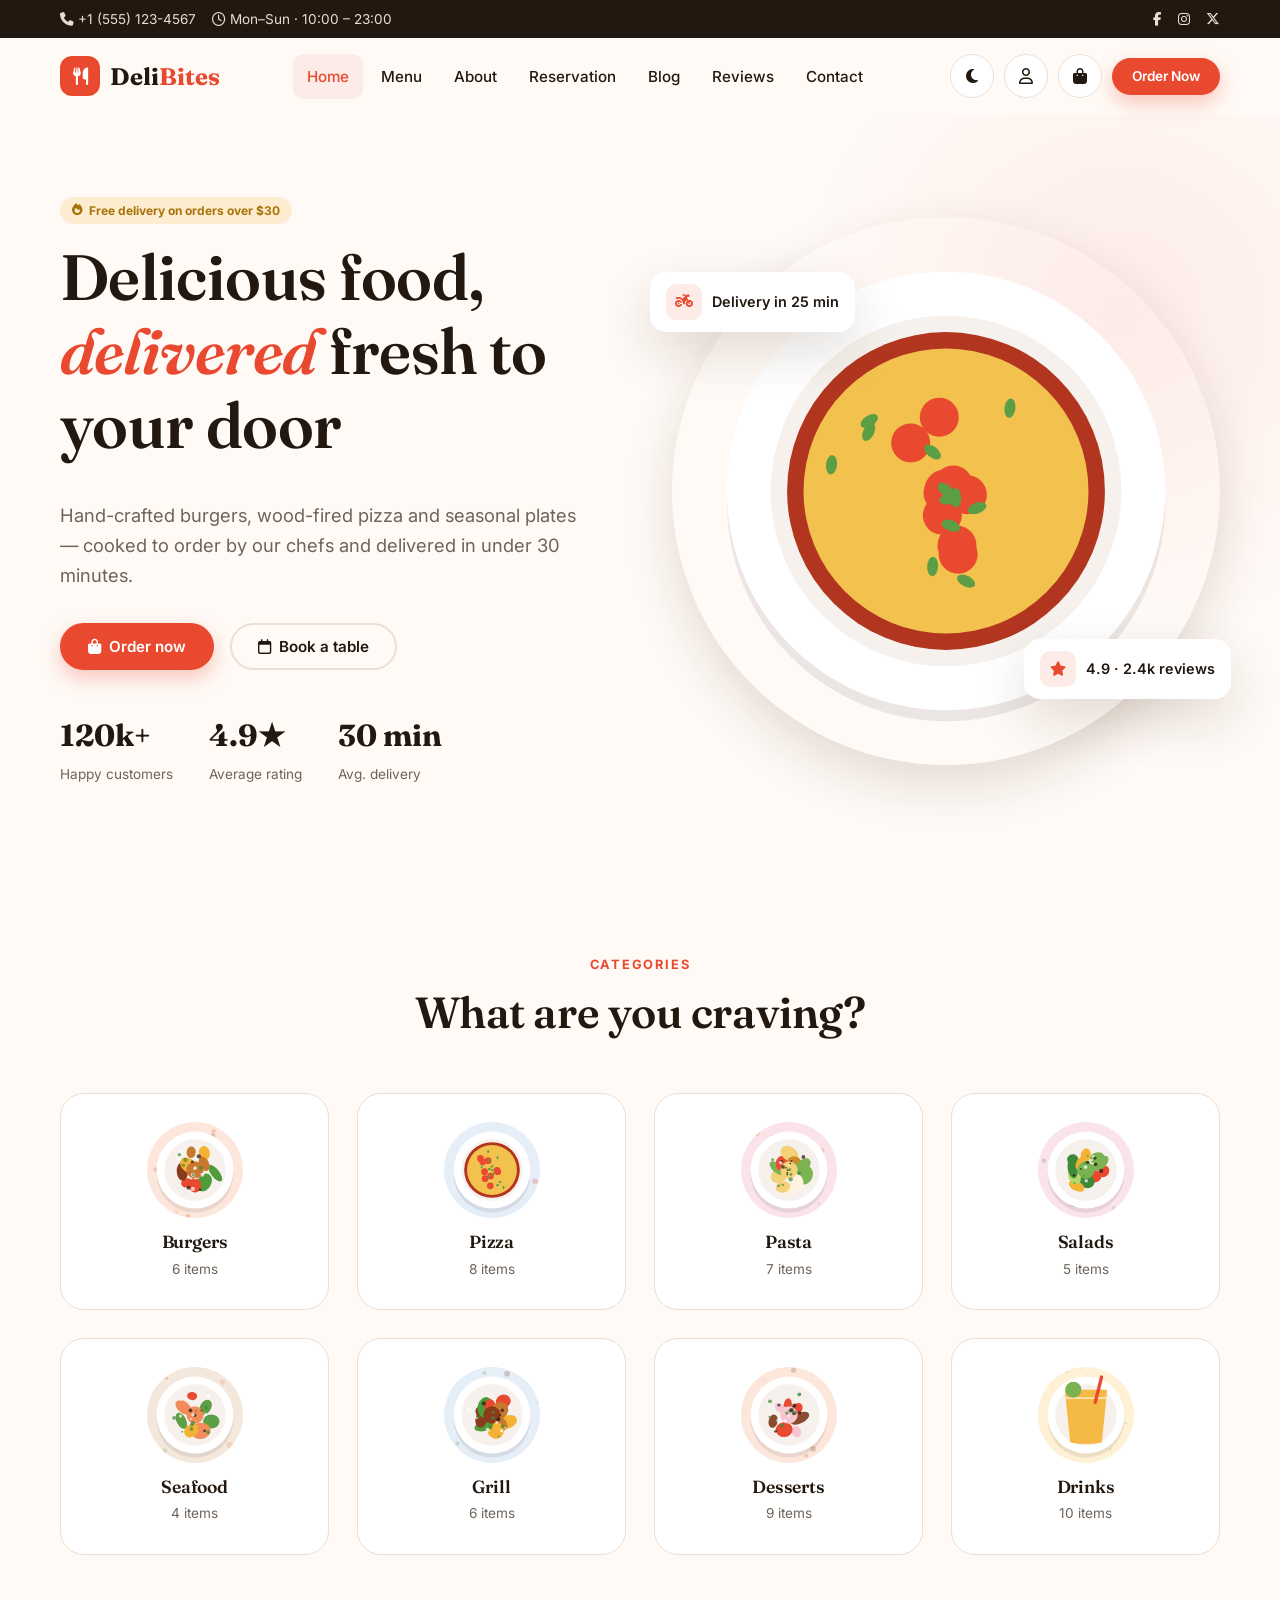
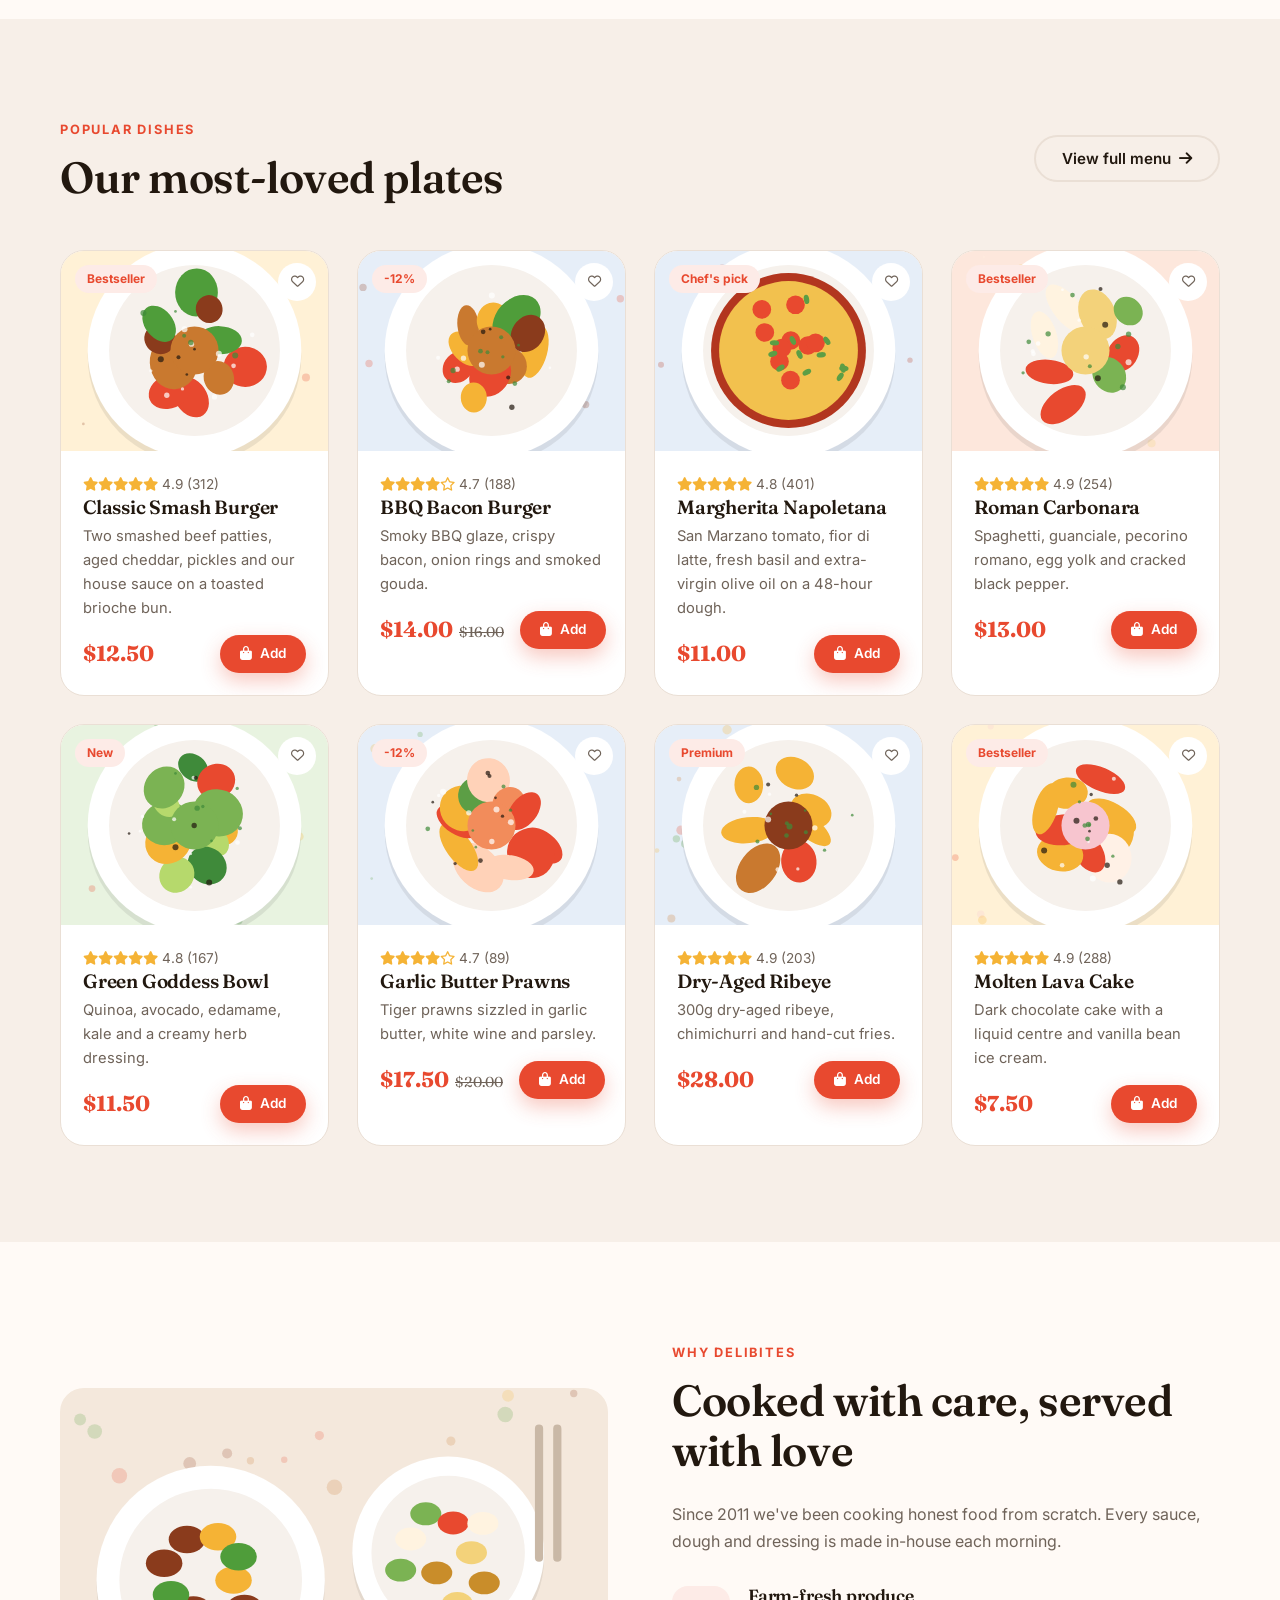
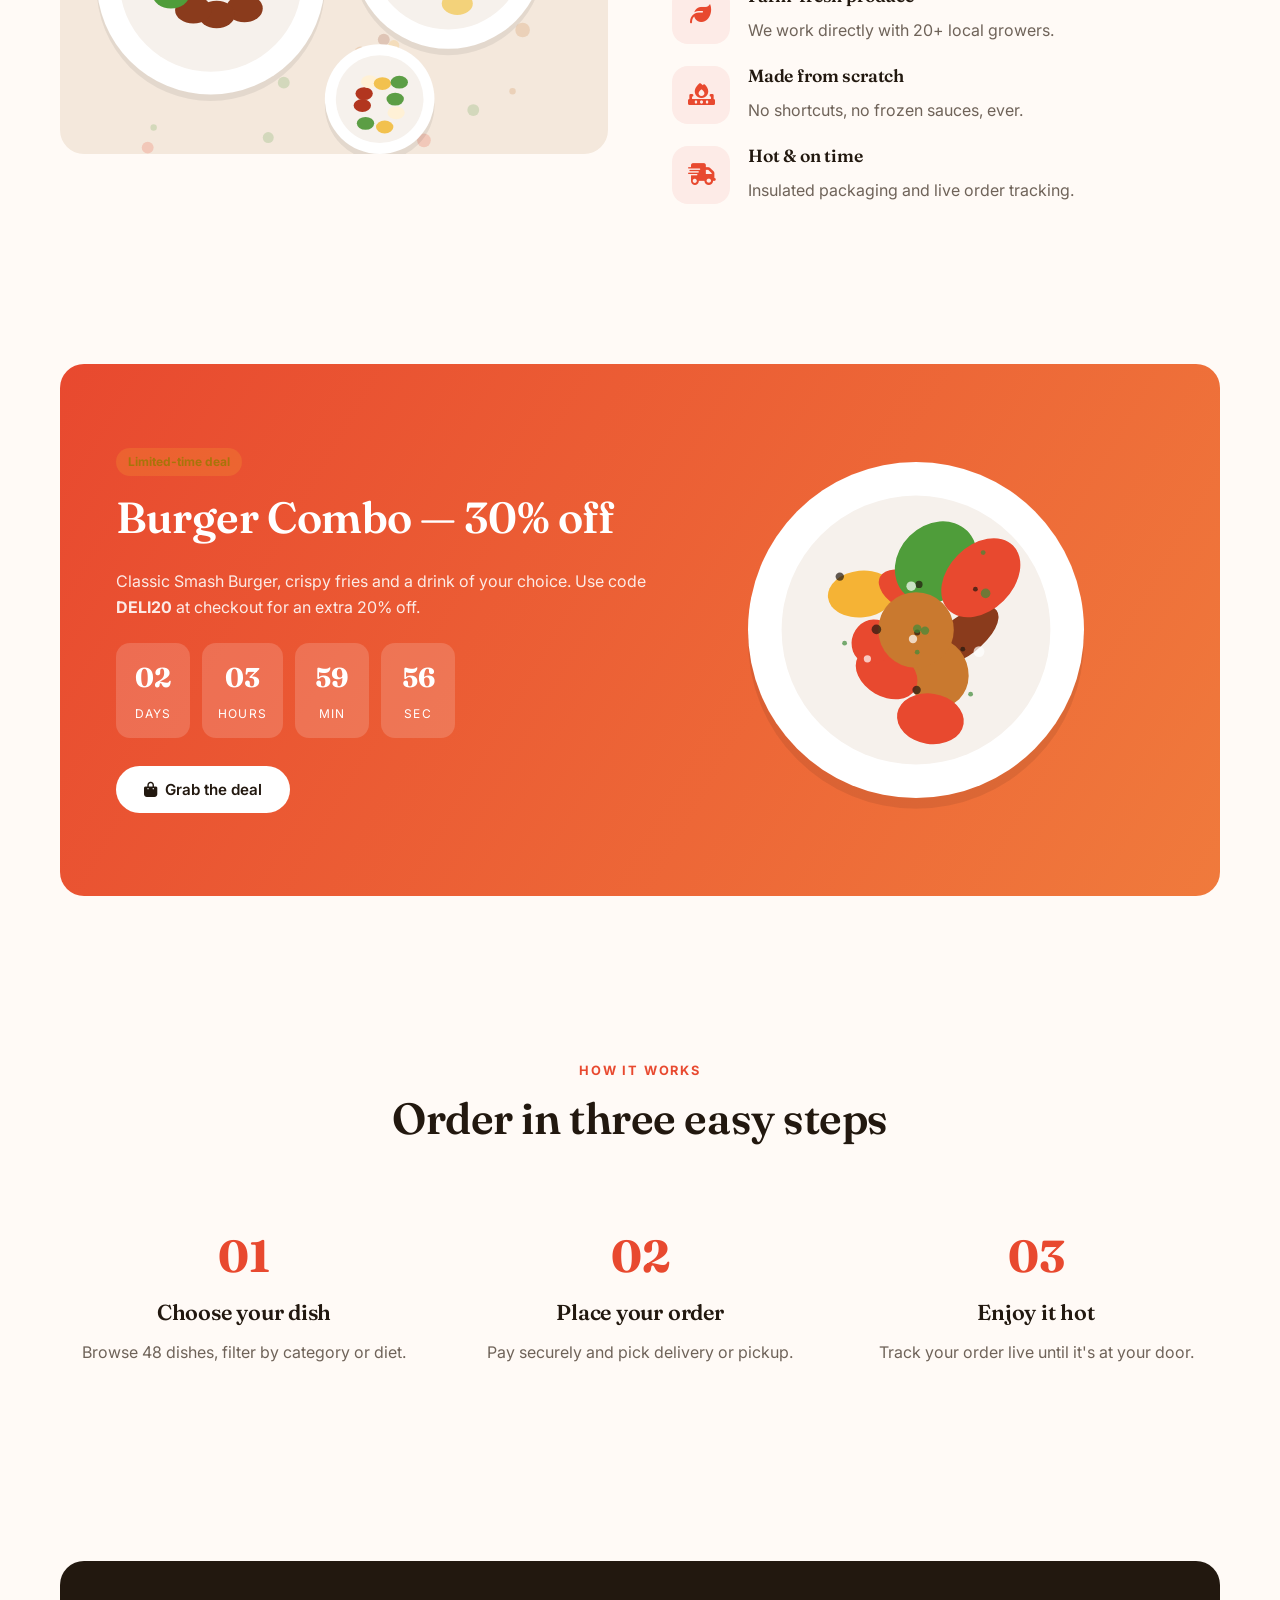
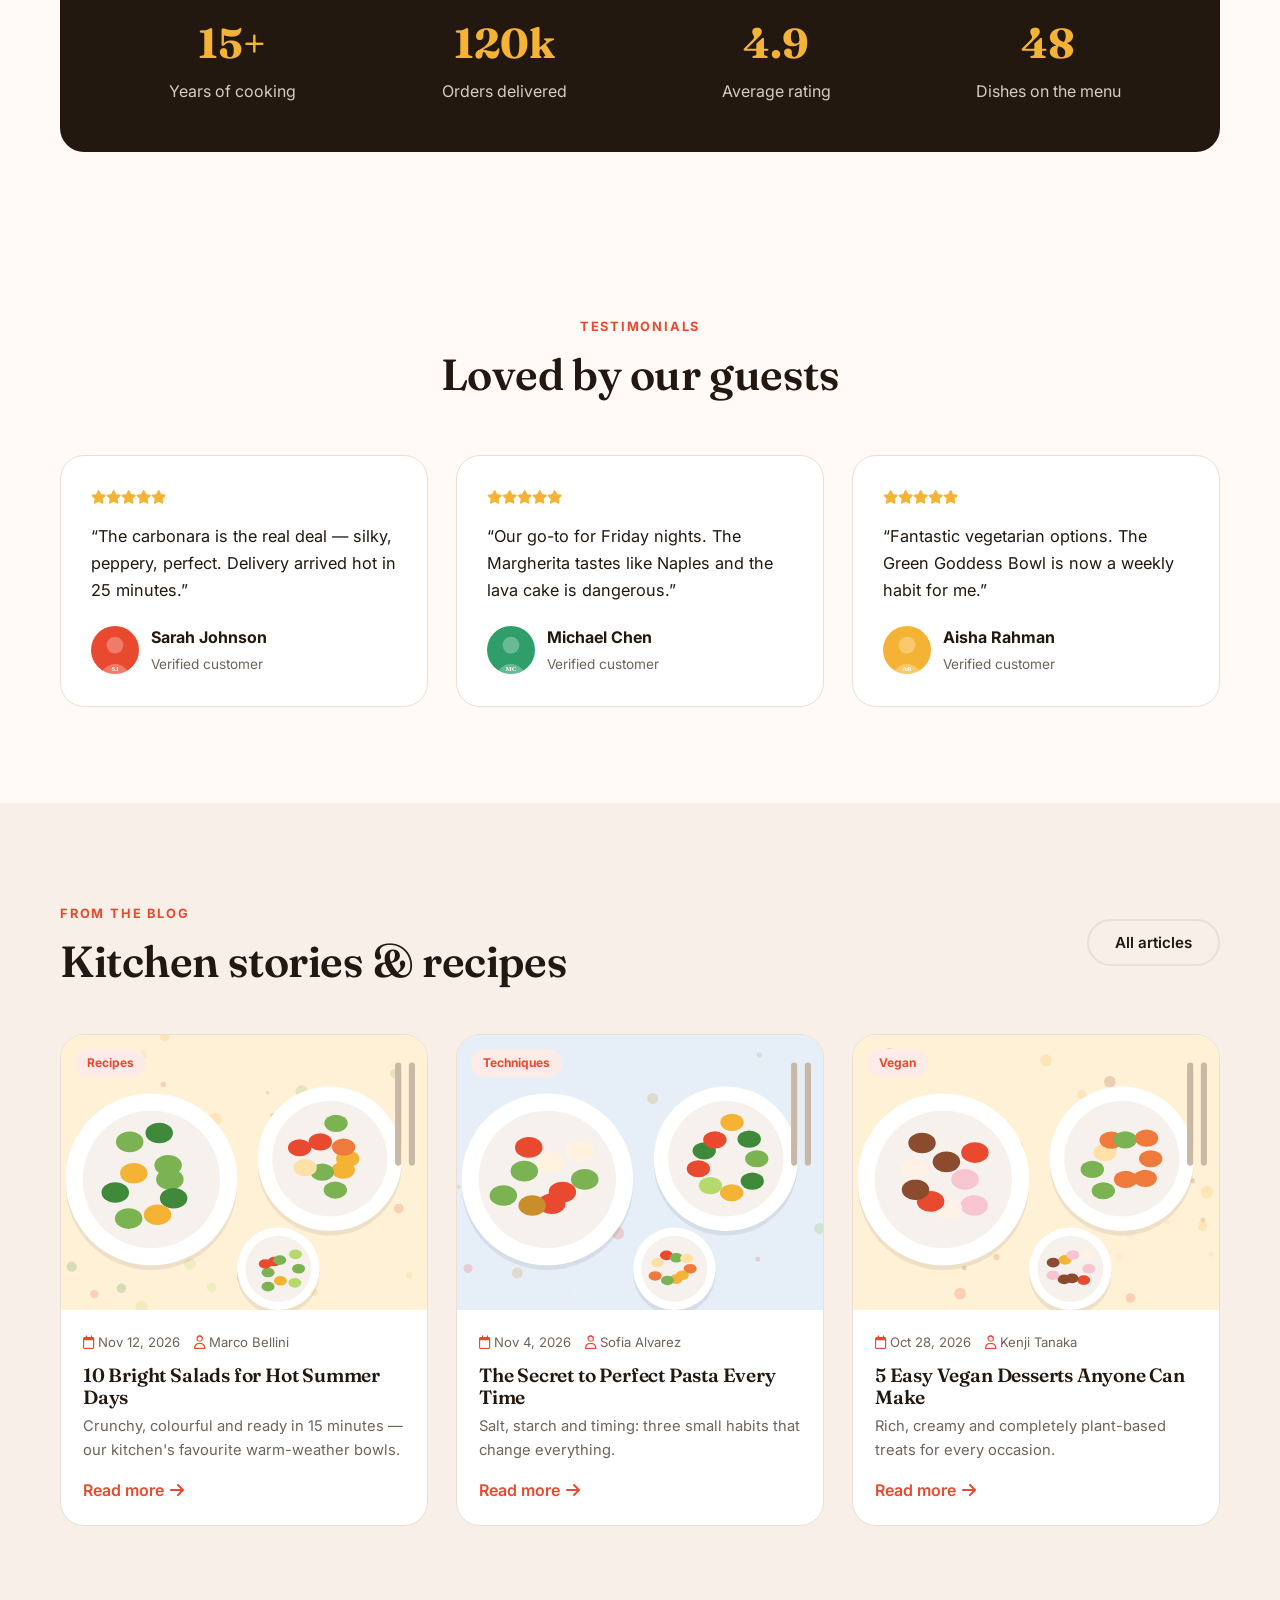
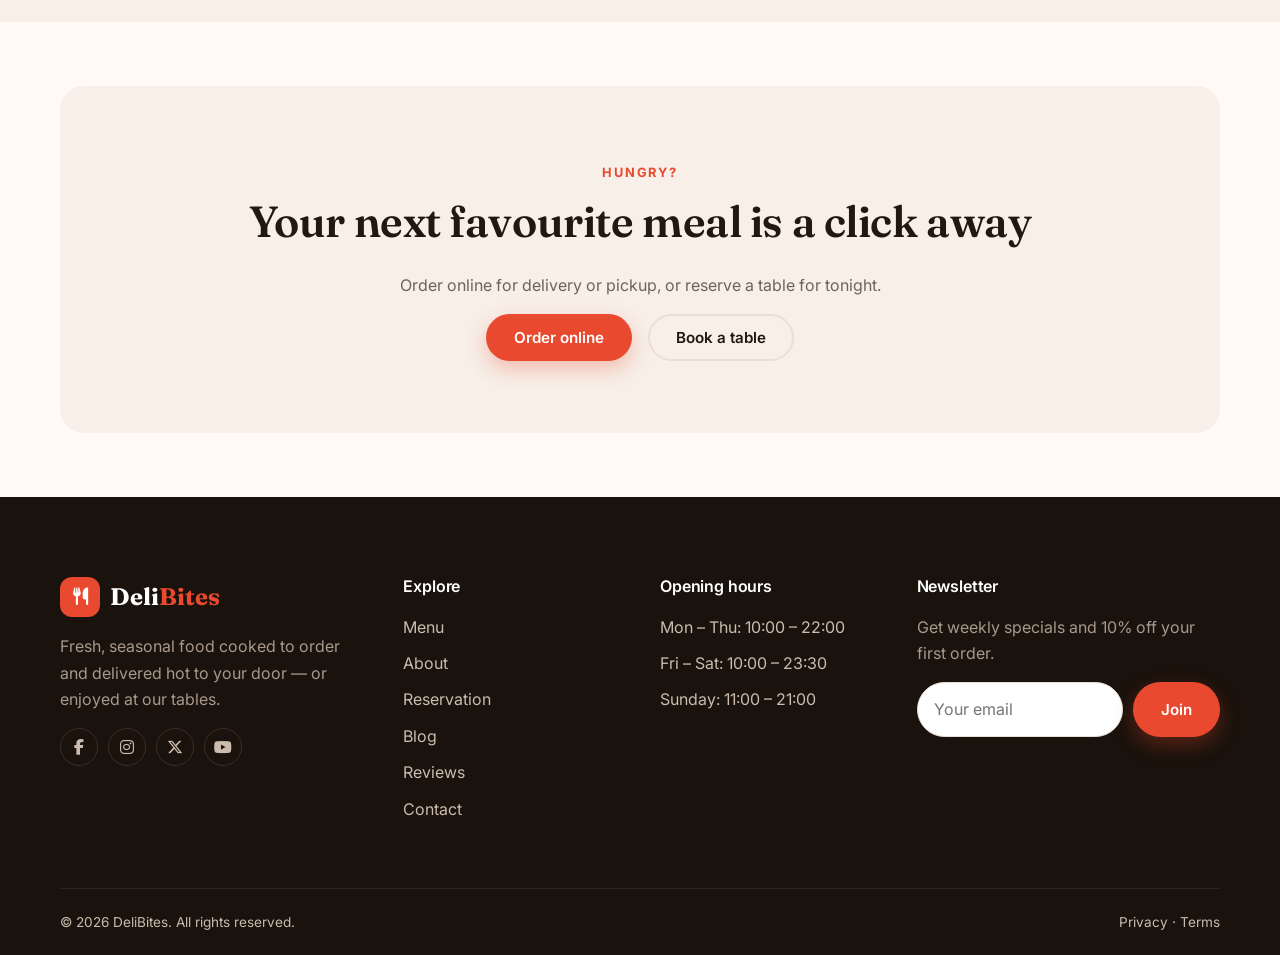
<file: index.html>
<!DOCTYPE html>
<html lang="en" dir="ltr">
<head>
  <meta charset="UTF-8">
  <meta name="viewport" content="width=device-width, initial-scale=1.0">
  <title>Home – DeliBites Restaurant</title>
  <meta name="description" content="DeliBites – modern restaurant and food delivery. Fresh dishes, fast delivery and easy table booking.">
  <meta property="og:title" content="Home – DeliBites Restaurant">
  <meta property="og:description" content="DeliBites – modern restaurant and food delivery. Fresh dishes, fast delivery and easy table booking.">
  <meta property="og:type" content="website">
  <meta name="theme-color" content="#e8492f">
  <link rel="icon" type="image/svg+xml" href="assets/img/favicon.svg">
  <link rel="preconnect" href="https://fonts.googleapis.com">
  <link rel="preconnect" href="https://fonts.gstatic.com" crossorigin>
  <link href="https://fonts.googleapis.com/css2?family=Fraunces:ital,wght@0,600;0,700;1,600&family=Inter:wght@400;500;600;700&display=swap" rel="stylesheet">
  <link rel="stylesheet" href="https://cdnjs.cloudflare.com/ajax/libs/font-awesome/6.5.2/css/all.min.css">
  <link rel="stylesheet" href="assets/css/style.css">
</head>
<body>
  <a class="skip-link" href="#main">Skip to content</a>
  <div class="topbar">
    <div class="container">
      <div class="flex"><span><i class="fa-solid fa-phone"></i> +1 (555) 123-4567</span><span class="hide-sm"><i class="fa-regular fa-clock"></i> Mon–Sun · 10:00 – 23:00</span></div>
      <div class="flex"><a href="#" aria-label="Facebook"><i class="fa-brands fa-facebook-f"></i></a><a href="#" aria-label="Instagram"><i class="fa-brands fa-instagram"></i></a><a href="#" aria-label="X"><i class="fa-brands fa-x-twitter"></i></a></div>
    </div>
  </div>
  <header class="header">
    <div class="container">
      <a href="index.html" class="logo" aria-label="DeliBites home"><span class="logo-mark"><i class="fa-solid fa-utensils"></i></span><span>Deli<b>Bites</b></span></a>
      <nav class="nav" aria-label="Main"><a href="index.html">Home</a><a href="menu.html">Menu</a><a href="about.html">About</a><a href="reservation.html">Reservation</a><a href="blog.html">Blog</a><a href="reviews.html">Reviews</a><a href="contact.html">Contact</a></nav>
      <div class="header-actions">
        <button class="icon-btn" data-theme-toggle aria-label="Toggle dark mode"><i class="fa-solid fa-moon"></i></button>
        <a href="login.html" class="icon-btn account-link" aria-label="Account"><i class="fa-regular fa-user"></i></a>
        <a href="cart.html" class="icon-btn" aria-label="Cart"><i class="fa-solid fa-bag-shopping"></i><span class="cart-count">0</span></a>
        <a href="menu.html" class="btn btn-primary btn-sm">Order Now</a>
        <button class="icon-btn menu-toggle" aria-label="Open menu" aria-expanded="false"><i class="fa-solid fa-bars"></i></button>
      </div>
    </div>
  </header>
  <main id="main">

    <section class="hero">
      <div class="container split">
        <div class="reveal">
          <span class="badge badge-gold"><i class="fa-solid fa-fire"></i> Free delivery on orders over $30</span>
          <h1 class="mt-2">Delicious food, <em>delivered</em> fresh to your door</h1>
          <p class="hero-lead">Hand-crafted burgers, wood-fired pizza and seasonal plates — cooked to order by our chefs and delivered in under 30 minutes.</p>
          <div class="flex wrap mt-4"><a href="menu.html" class="btn btn-primary"><i class="fa-solid fa-bag-shopping"></i> Order now</a><a href="reservation.html" class="btn btn-outline"><i class="fa-regular fa-calendar"></i> Book a table</a></div>
          <div class="hero-stats"><div><strong>120k+</strong><span>Happy customers</span></div><div><strong>4.9★</strong><span>Average rating</span></div><div><strong>30 min</strong><span>Avg. delivery</span></div></div>
        </div>
        <div class="hero-visual reveal">
          <img class="plate" src="assets/img/hero-dish.svg" alt="Wood-fired pizza" width="560" height="560">
          <div class="hero-chip c1"><i class="fa-solid fa-motorcycle"></i>Delivery in 25 min</div>
          <div class="hero-chip c2"><i class="fa-solid fa-star"></i>4.9 · 2.4k reviews</div>
        </div>
      </div>
    </section>

    <section class="section-sm">
      <div class="container">
        <div class="section-head"><span class="eyebrow">Categories</span><h2>What are you craving?</h2></div>
        <div class="grid grid-4">
          <a href="menu.html?category=burgers" class="cat-card reveal"><img src="assets/img/cat-burger.svg" alt="Burgers" width="96" height="96" loading="lazy"><h4>Burgers</h4><span>6 items</span></a>
          <a href="menu.html?category=pizza" class="cat-card reveal"><img src="assets/img/cat-pizza.svg" alt="Pizza" width="96" height="96" loading="lazy"><h4>Pizza</h4><span>8 items</span></a>
          <a href="menu.html?category=pasta" class="cat-card reveal"><img src="assets/img/cat-pasta.svg" alt="Pasta" width="96" height="96" loading="lazy"><h4>Pasta</h4><span>7 items</span></a>
          <a href="menu.html?category=salads" class="cat-card reveal"><img src="assets/img/cat-salad.svg" alt="Salads" width="96" height="96" loading="lazy"><h4>Salads</h4><span>5 items</span></a>
          <a href="menu.html?category=seafood" class="cat-card reveal"><img src="assets/img/cat-seafood.svg" alt="Seafood" width="96" height="96" loading="lazy"><h4>Seafood</h4><span>4 items</span></a>
          <a href="menu.html?category=grill" class="cat-card reveal"><img src="assets/img/cat-grill.svg" alt="Grill" width="96" height="96" loading="lazy"><h4>Grill</h4><span>6 items</span></a>
          <a href="menu.html?category=desserts" class="cat-card reveal"><img src="assets/img/cat-dessert.svg" alt="Desserts" width="96" height="96" loading="lazy"><h4>Desserts</h4><span>9 items</span></a>
          <a href="menu.html?category=drinks" class="cat-card reveal"><img src="assets/img/cat-drink.svg" alt="Drinks" width="96" height="96" loading="lazy"><h4>Drinks</h4><span>10 items</span></a>
        </div>
      </div>
    </section>

    <section class="section section-alt">
      <div class="container">
        <div class="flex between wrap" style="margin-bottom:48px"><div><span class="eyebrow">Popular dishes</span><h2 class="mb-0">Our most-loved plates</h2></div><a href="menu.html" class="btn btn-outline">View full menu <i class="fa-solid fa-arrow-right"></i></a></div>
        <div class="grid grid-4" data-dishes="featured" data-limit="8"></div>
      </div>
    </section>

    <section class="section">
      <div class="container split">
        <div class="reveal"><img src="assets/img/about-kitchen.svg" alt="Our kitchen" style="border-radius:24px" loading="lazy" width="600" height="400"></div>
        <div class="reveal">
          <span class="eyebrow">Why DeliBites</span>
          <h2>Cooked with care, served with love</h2>
          <p>Since 2011 we've been cooking honest food from scratch. Every sauce, dough and dressing is made in-house each morning.</p>
          <div class="grid mt-4" style="gap:22px">
            <div class="feature"><div class="feature-icon"><i class="fa-solid fa-leaf"></i></div><div><h4>Farm-fresh produce</h4><p class="mb-0">We work directly with 20+ local growers.</p></div></div><div class="feature"><div class="feature-icon"><i class="fa-solid fa-fire-burner"></i></div><div><h4>Made from scratch</h4><p class="mb-0">No shortcuts, no frozen sauces, ever.</p></div></div><div class="feature"><div class="feature-icon"><i class="fa-solid fa-truck-fast"></i></div><div><h4>Hot & on time</h4><p class="mb-0">Insulated packaging and live order tracking.</p></div></div>
          </div>
        </div>
      </div>
    </section>

    <section class="section-sm">
      <div class="container">
        <div class="offer reveal">
          <div>
            <span class="badge badge-gold">Limited-time deal</span>
            <h2 class="mt-2">Burger Combo — 30% off</h2>
            <p>Classic Smash Burger, crispy fries and a drink of your choice. Use code <strong>DELI20</strong> at checkout for an extra 20% off.</p>
            <div class="countdown" data-countdown="52"><div><strong data-d>00</strong><span>Days</span></div><div><strong data-h>00</strong><span>Hours</span></div><div><strong data-m>00</strong><span>Min</span></div><div><strong data-s>00</strong><span>Sec</span></div></div>
            <button class="btn btn-light" data-add-to-cart="classic-burger"><i class="fa-solid fa-bag-shopping"></i> Grab the deal</button>
          </div>
          <img src="assets/img/offer-dish.svg" alt="Burger combo" width="420" height="420" loading="lazy">
        </div>
      </div>
    </section>

    <section class="section">
      <div class="container">
        <div class="section-head"><span class="eyebrow">How it works</span><h2>Order in three easy steps</h2></div>
        <div class="grid grid-3 steps">
          <div class="step reveal"><h3>Choose your dish</h3><p>Browse 48 dishes, filter by category or diet.</p></div>
          <div class="step reveal"><h3>Place your order</h3><p>Pay securely and pick delivery or pickup.</p></div>
          <div class="step reveal"><h3>Enjoy it hot</h3><p>Track your order live until it's at your door.</p></div>
        </div>
      </div>
    </section>

    <section class="section-sm"><div class="container">
        <div class="stats reveal">
          <div><strong>15+</strong><span>Years of cooking</span></div>
          <div><strong>120k</strong><span>Orders delivered</span></div>
          <div><strong>4.9</strong><span>Average rating</span></div>
          <div><strong>48</strong><span>Dishes on the menu</span></div>
        </div></div></section>

    <section class="section">
      <div class="container">
        <div class="section-head"><span class="eyebrow">Testimonials</span><h2>Loved by our guests</h2></div>
        <div class="grid grid-3">
        <article class="review-card reveal">
          <div class="rating"><i class="fa-solid fa-star"></i><i class="fa-solid fa-star"></i><i class="fa-solid fa-star"></i><i class="fa-solid fa-star"></i><i class="fa-solid fa-star"></i></div>
          <blockquote>“The carbonara is the real deal — silky, peppery, perfect. Delivery arrived hot in 25 minutes.”</blockquote>
          <div class="author"><img class="avatar" src="assets/img/person-sarah-johnson.svg" alt="Sarah Johnson" width="48" height="48"><div><strong>Sarah Johnson</strong><span>Verified customer</span></div></div>
        </article>
        <article class="review-card reveal">
          <div class="rating"><i class="fa-solid fa-star"></i><i class="fa-solid fa-star"></i><i class="fa-solid fa-star"></i><i class="fa-solid fa-star"></i><i class="fa-solid fa-star"></i></div>
          <blockquote>“Our go-to for Friday nights. The Margherita tastes like Naples and the lava cake is dangerous.”</blockquote>
          <div class="author"><img class="avatar" src="assets/img/person-michael-chen.svg" alt="Michael Chen" width="48" height="48"><div><strong>Michael Chen</strong><span>Verified customer</span></div></div>
        </article>
        <article class="review-card reveal">
          <div class="rating"><i class="fa-solid fa-star"></i><i class="fa-solid fa-star"></i><i class="fa-solid fa-star"></i><i class="fa-solid fa-star"></i><i class="fa-solid fa-star"></i></div>
          <blockquote>“Fantastic vegetarian options. The Green Goddess Bowl is now a weekly habit for me.”</blockquote>
          <div class="author"><img class="avatar" src="assets/img/person-aisha-rahman.svg" alt="Aisha Rahman" width="48" height="48"><div><strong>Aisha Rahman</strong><span>Verified customer</span></div></div>
        </article></div>
      </div>
    </section>

    <section class="section section-alt">
      <div class="container">
        <div class="flex between wrap" style="margin-bottom:48px"><div><span class="eyebrow">From the blog</span><h2 class="mb-0">Kitchen stories & recipes</h2></div><a href="blog.html" class="btn btn-outline">All articles</a></div>
        <div class="grid grid-3">
        <article class="card reveal">
          <div class="card-media"><a href="blog-single.html"><img src="assets/img/blog-summer-salads.svg" alt="10 Bright Salads for Hot Summer Days" loading="lazy" width="600" height="400"></a><span class="badge">Recipes</span></div>
          <div class="card-body">
            <div class="post-meta"><span><i class="fa-regular fa-calendar"></i>Nov 12, 2026</span><span><i class="fa-regular fa-user"></i>Marco Bellini</span></div>
            <h3><a href="blog-single.html">10 Bright Salads for Hot Summer Days</a></h3>
            <p>Crunchy, colourful and ready in 15 minutes — our kitchen's favourite warm-weather bowls.</p>
            <a href="blog-single.html" class="read-more">Read more <i class="fa-solid fa-arrow-right"></i></a>
          </div>
        </article>
        <article class="card reveal">
          <div class="card-media"><a href="blog-single.html"><img src="assets/img/blog-perfect-pasta.svg" alt="The Secret to Perfect Pasta Every Time" loading="lazy" width="600" height="400"></a><span class="badge">Techniques</span></div>
          <div class="card-body">
            <div class="post-meta"><span><i class="fa-regular fa-calendar"></i>Nov 4, 2026</span><span><i class="fa-regular fa-user"></i>Sofia Alvarez</span></div>
            <h3><a href="blog-single.html">The Secret to Perfect Pasta Every Time</a></h3>
            <p>Salt, starch and timing: three small habits that change everything.</p>
            <a href="blog-single.html" class="read-more">Read more <i class="fa-solid fa-arrow-right"></i></a>
          </div>
        </article>
        <article class="card reveal">
          <div class="card-media"><a href="blog-single.html"><img src="assets/img/blog-vegan-desserts.svg" alt="5 Easy Vegan Desserts Anyone Can Make" loading="lazy" width="600" height="400"></a><span class="badge">Vegan</span></div>
          <div class="card-body">
            <div class="post-meta"><span><i class="fa-regular fa-calendar"></i>Oct 28, 2026</span><span><i class="fa-regular fa-user"></i>Kenji Tanaka</span></div>
            <h3><a href="blog-single.html">5 Easy Vegan Desserts Anyone Can Make</a></h3>
            <p>Rich, creamy and completely plant-based treats for every occasion.</p>
            <a href="blog-single.html" class="read-more">Read more <i class="fa-solid fa-arrow-right"></i></a>
          </div>
        </article></div>
      </div>
    </section>

    <section class="section-sm">
      <div class="container">
        <div class="cta reveal">
          <span class="eyebrow">Hungry?</span>
          <h2>Your next favourite meal is a click away</h2>
          <p>Order online for delivery or pickup, or reserve a table for tonight.</p>
          <div class="flex wrap" style="justify-content:center"><a href="menu.html" class="btn btn-primary">Order online</a><a href="reservation.html" class="btn btn-outline">Book a table</a></div>
        </div>
      </div>
    </section>
  </main>
  <footer class="footer">
    <div class="container">
      <div class="footer-grid">
        <div>
          <a href="index.html" class="logo"><span class="logo-mark"><i class="fa-solid fa-utensils"></i></span><span>Deli<b>Bites</b></span></a>
          <p>Fresh, seasonal food cooked to order and delivered hot to your door — or enjoyed at our tables.</p>
          <div class="socials"><a href="#" aria-label="Facebook"><i class="fa-brands fa-facebook-f"></i></a><a href="#" aria-label="Instagram"><i class="fa-brands fa-instagram"></i></a><a href="#" aria-label="X"><i class="fa-brands fa-x-twitter"></i></a><a href="#" aria-label="YouTube"><i class="fa-brands fa-youtube"></i></a></div>
        </div>
        <div><h4>Explore</h4><ul><li><a href="menu.html">Menu</a></li><li><a href="about.html">About</a></li><li><a href="reservation.html">Reservation</a></li><li><a href="blog.html">Blog</a></li><li><a href="reviews.html">Reviews</a></li><li><a href="contact.html">Contact</a></li></ul></div>
        <div><h4>Opening hours</h4><ul><li>Mon – Thu: 10:00 – 22:00</li><li>Fri – Sat: 10:00 – 23:30</li><li>Sunday: 11:00 – 21:00</li></ul></div>
        <div><h4>Newsletter</h4><p>Get weekly specials and 10% off your first order.</p>
          <form class="newsletter" data-validate data-success="You're subscribed!"><label class="sr-only" for="nl-email" hidden>Email</label><input id="nl-email" class="input" type="email" placeholder="Your email" required><button class="btn btn-primary" type="submit">Join</button></form>
        </div>
      </div>
      <div class="footer-bottom"><span>© <span data-year>2026</span> DeliBites. All rights reserved.</span><span><a href="#">Privacy</a> · <a href="#">Terms</a></span></div>
    </div>
  </footer>
  <button class="back-top" aria-label="Back to top"><i class="fa-solid fa-arrow-up"></i></button>
  <script src="assets/js/data.js"></script>
  <script src="assets/js/main.js"></script>
</body>
</html>
</file>
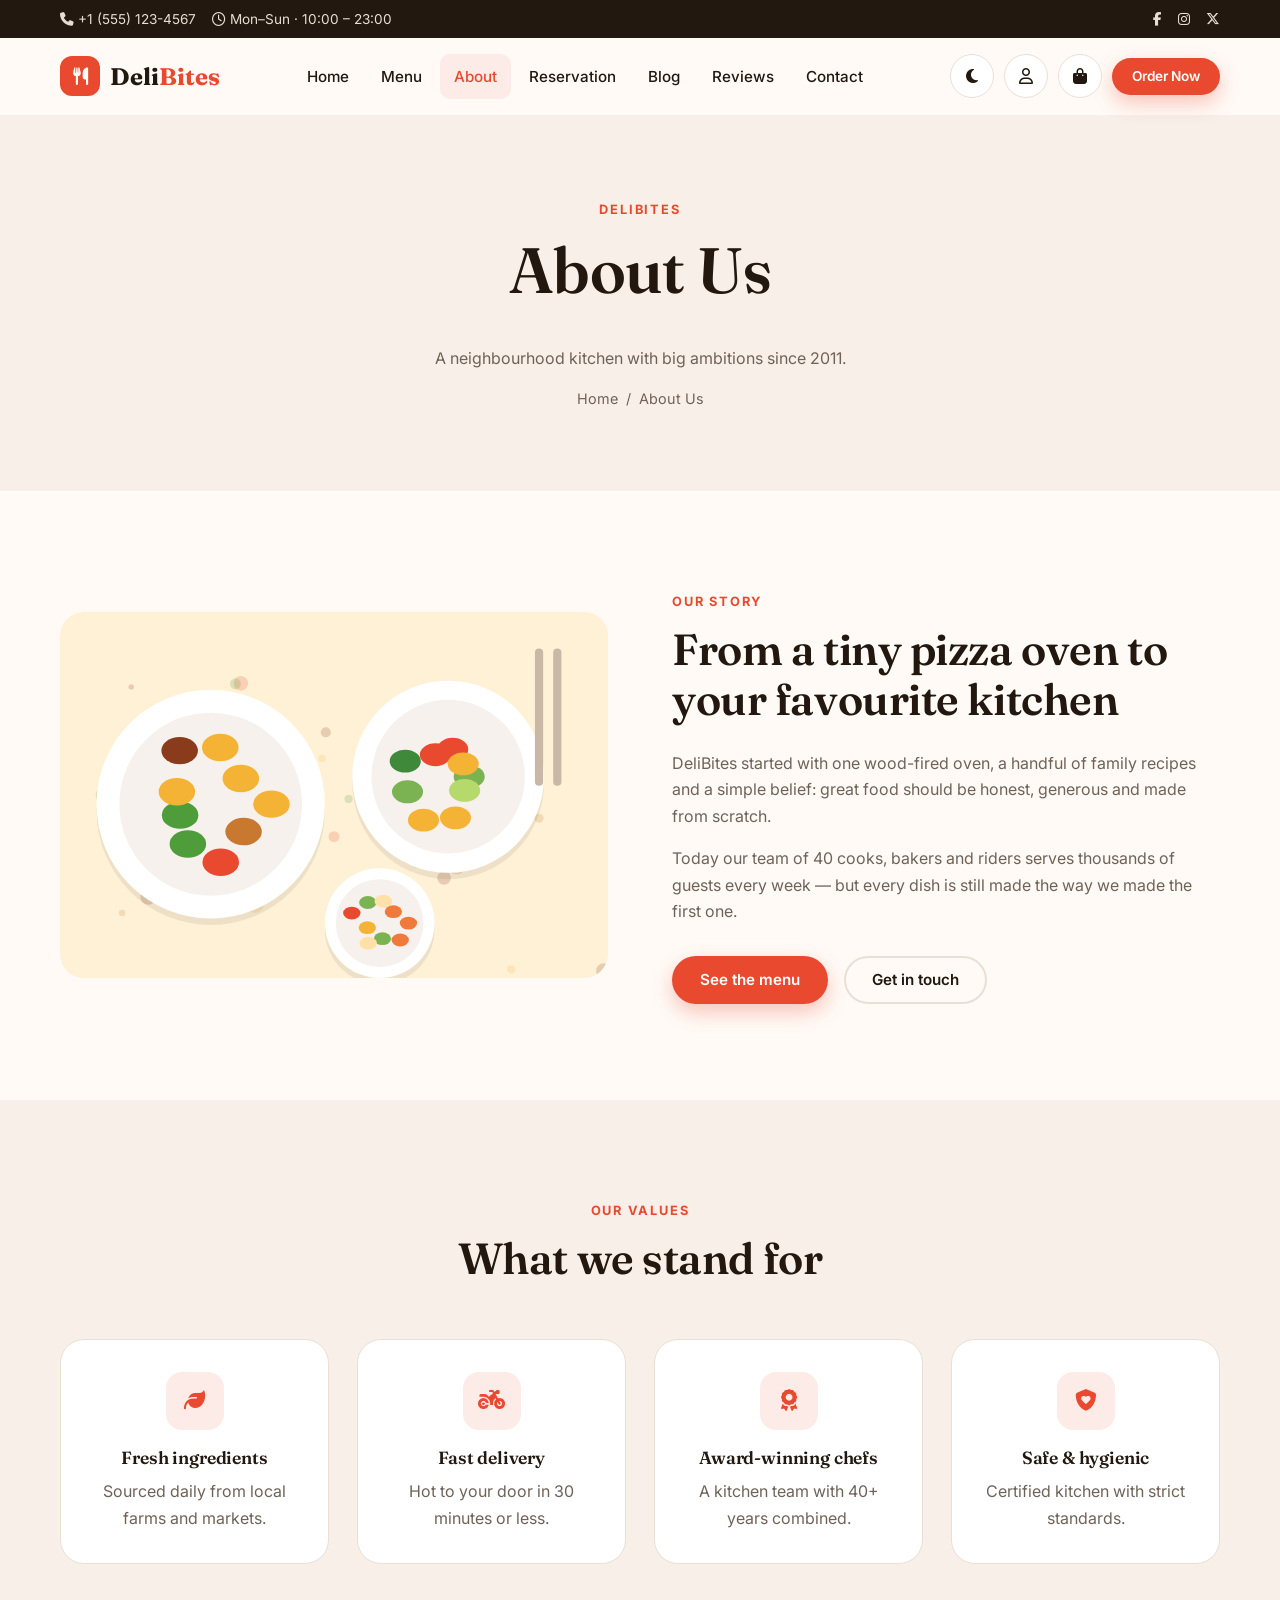
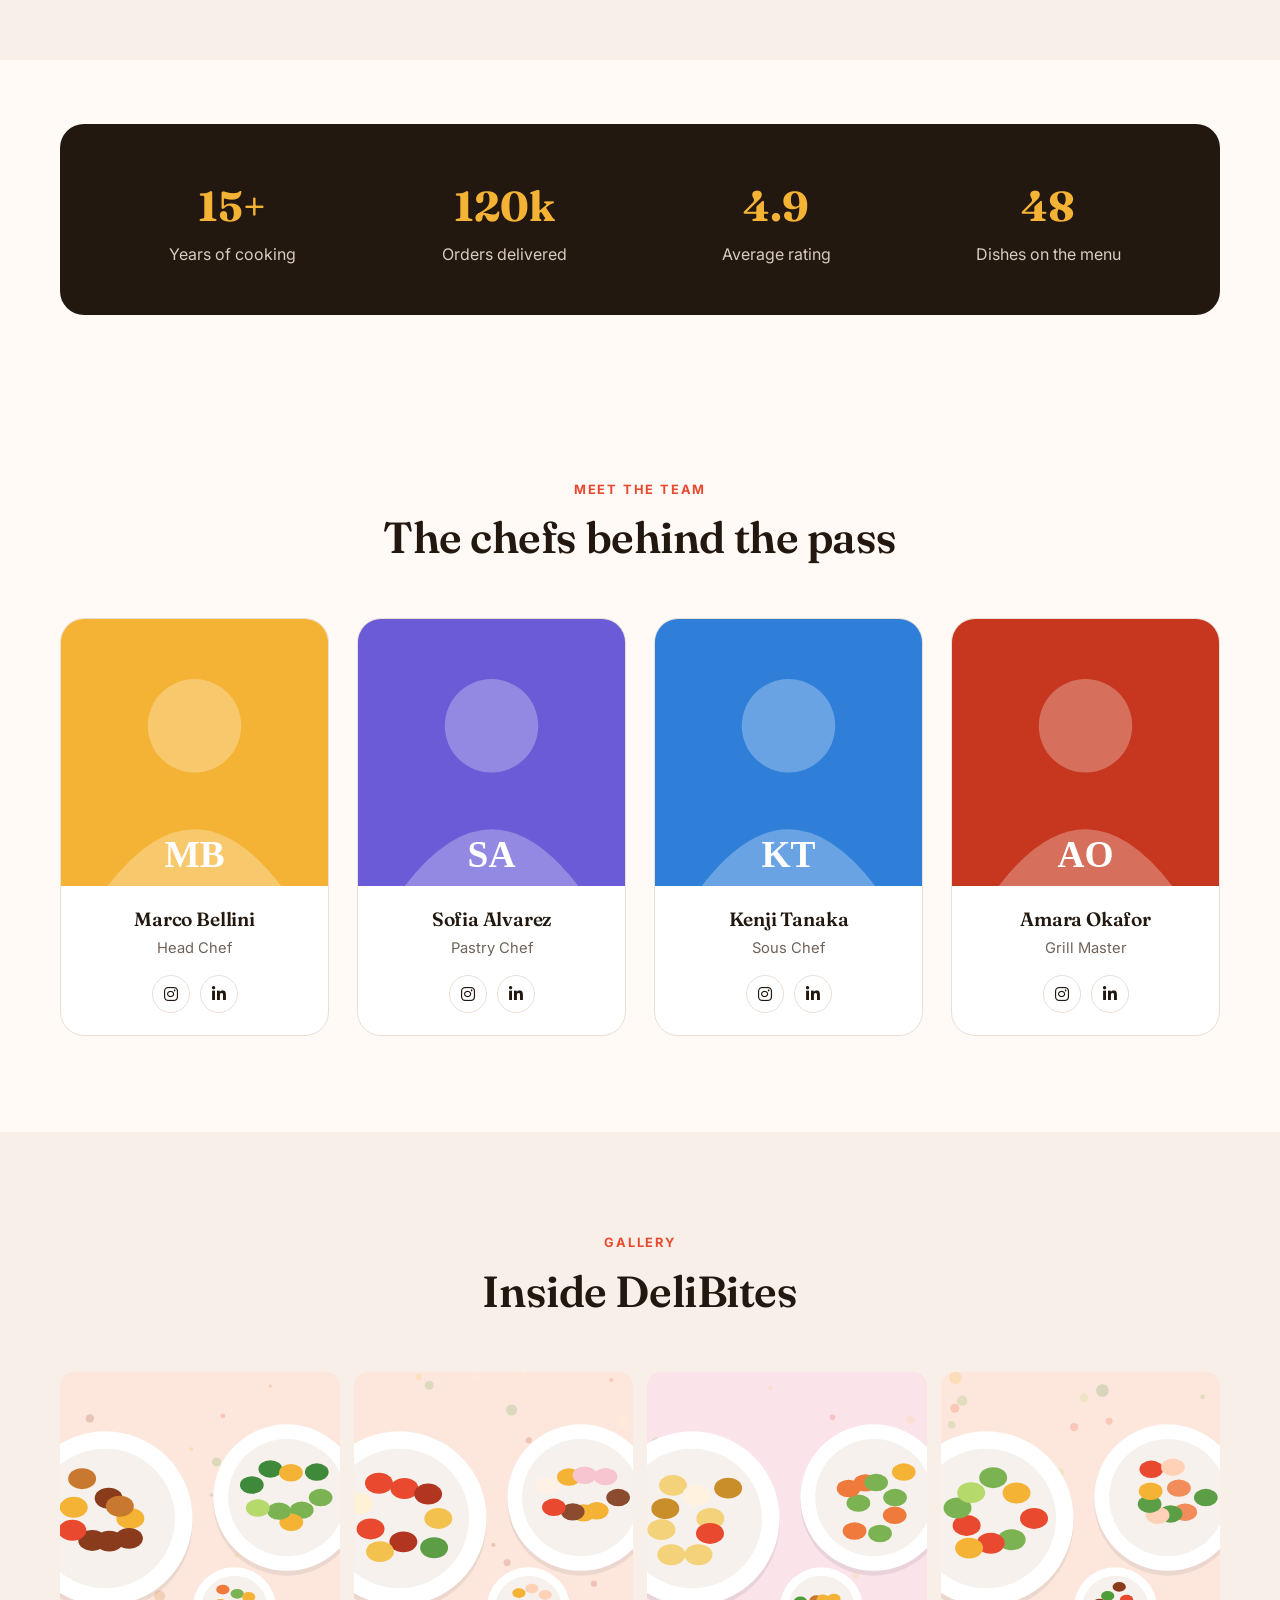
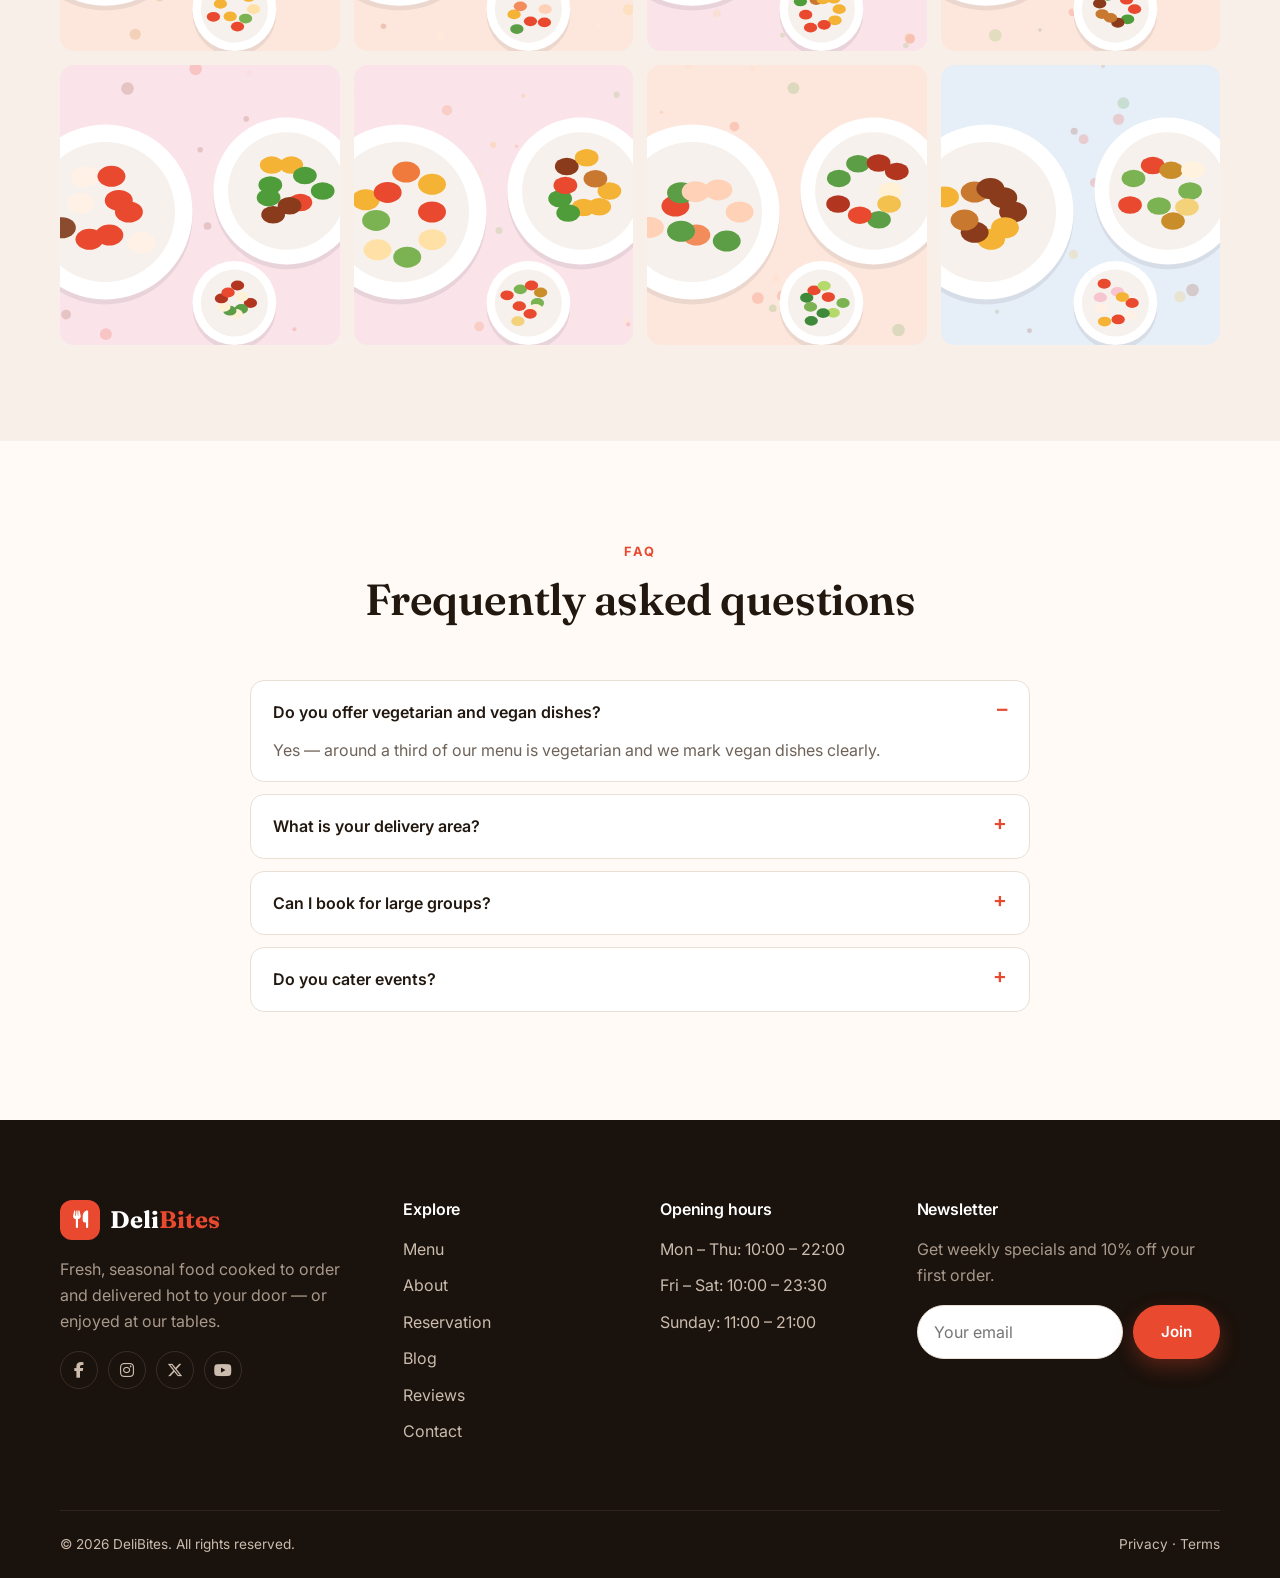
<file: about.html>
<!DOCTYPE html>
<html lang="en" dir="ltr">
<head>
  <meta charset="UTF-8">
  <meta name="viewport" content="width=device-width, initial-scale=1.0">
  <title>About Us – DeliBites Restaurant</title>
  <meta name="description" content="The story, chefs and values behind DeliBites.">
  <meta property="og:title" content="About Us – DeliBites Restaurant">
  <meta property="og:description" content="The story, chefs and values behind DeliBites.">
  <meta property="og:type" content="website">
  <meta name="theme-color" content="#e8492f">
  <link rel="icon" type="image/svg+xml" href="assets/img/favicon.svg">
  <link rel="preconnect" href="https://fonts.googleapis.com">
  <link rel="preconnect" href="https://fonts.gstatic.com" crossorigin>
  <link href="https://fonts.googleapis.com/css2?family=Fraunces:ital,wght@0,600;0,700;1,600&family=Inter:wght@400;500;600;700&display=swap" rel="stylesheet">
  <link rel="stylesheet" href="https://cdnjs.cloudflare.com/ajax/libs/font-awesome/6.5.2/css/all.min.css">
  <link rel="stylesheet" href="assets/css/style.css">
</head>
<body>
  <a class="skip-link" href="#main">Skip to content</a>
  <div class="topbar">
    <div class="container">
      <div class="flex"><span><i class="fa-solid fa-phone"></i> +1 (555) 123-4567</span><span class="hide-sm"><i class="fa-regular fa-clock"></i> Mon–Sun · 10:00 – 23:00</span></div>
      <div class="flex"><a href="#" aria-label="Facebook"><i class="fa-brands fa-facebook-f"></i></a><a href="#" aria-label="Instagram"><i class="fa-brands fa-instagram"></i></a><a href="#" aria-label="X"><i class="fa-brands fa-x-twitter"></i></a></div>
    </div>
  </div>
  <header class="header">
    <div class="container">
      <a href="index.html" class="logo" aria-label="DeliBites home"><span class="logo-mark"><i class="fa-solid fa-utensils"></i></span><span>Deli<b>Bites</b></span></a>
      <nav class="nav" aria-label="Main"><a href="index.html">Home</a><a href="menu.html">Menu</a><a href="about.html">About</a><a href="reservation.html">Reservation</a><a href="blog.html">Blog</a><a href="reviews.html">Reviews</a><a href="contact.html">Contact</a></nav>
      <div class="header-actions">
        <button class="icon-btn" data-theme-toggle aria-label="Toggle dark mode"><i class="fa-solid fa-moon"></i></button>
        <a href="login.html" class="icon-btn account-link" aria-label="Account"><i class="fa-regular fa-user"></i></a>
        <a href="cart.html" class="icon-btn" aria-label="Cart"><i class="fa-solid fa-bag-shopping"></i><span class="cart-count">0</span></a>
        <a href="menu.html" class="btn btn-primary btn-sm">Order Now</a>
        <button class="icon-btn menu-toggle" aria-label="Open menu" aria-expanded="false"><i class="fa-solid fa-bars"></i></button>
      </div>
    </div>
  </header>
  <main id="main">

    <section class="page-hero">
      <div class="container">
        <span class="eyebrow">DeliBites</span>
        <h1>About Us</h1>
        <p>A neighbourhood kitchen with big ambitions since 2011.</p>
        <nav class="breadcrumb" aria-label="Breadcrumb"><a href="index.html">Home</a><span>/</span><span>About Us</span></nav>
      </div>
    </section>
    <section class="section">
      <div class="container split">
        <div class="reveal"><img src="assets/img/about-team.svg" alt="Our team" style="border-radius:24px" width="600" height="400"></div>
        <div class="reveal">
          <span class="eyebrow">Our story</span>
          <h2>From a tiny pizza oven to your favourite kitchen</h2>
          <p>DeliBites started with one wood-fired oven, a handful of family recipes and a simple belief: great food should be honest, generous and made from scratch.</p>
          <p>Today our team of 40 cooks, bakers and riders serves thousands of guests every week — but every dish is still made the way we made the first one.</p>
          <div class="flex wrap mt-4"><a href="menu.html" class="btn btn-primary">See the menu</a><a href="contact.html" class="btn btn-outline">Get in touch</a></div>
        </div>
      </div>
    </section>
    <section class="section section-alt"><div class="container"><div class="section-head"><span class="eyebrow">Our values</span><h2>What we stand for</h2></div>
        <div class="grid grid-4">
          
          <div class="feature-box reveal"><div class="feature-icon"><i class="fa-solid fa-leaf"></i></div><h4>Fresh ingredients</h4><p class="mb-0">Sourced daily from local farms and markets.</p></div>
          <div class="feature-box reveal"><div class="feature-icon"><i class="fa-solid fa-motorcycle"></i></div><h4>Fast delivery</h4><p class="mb-0">Hot to your door in 30 minutes or less.</p></div>
          <div class="feature-box reveal"><div class="feature-icon"><i class="fa-solid fa-award"></i></div><h4>Award-winning chefs</h4><p class="mb-0">A kitchen team with 40+ years combined.</p></div>
          <div class="feature-box reveal"><div class="feature-icon"><i class="fa-solid fa-shield-heart"></i></div><h4>Safe & hygienic</h4><p class="mb-0">Certified kitchen with strict standards.</p></div>
        </div></div></section>
    <section class="section-sm"><div class="container">
        <div class="stats reveal">
          <div><strong>15+</strong><span>Years of cooking</span></div>
          <div><strong>120k</strong><span>Orders delivered</span></div>
          <div><strong>4.9</strong><span>Average rating</span></div>
          <div><strong>48</strong><span>Dishes on the menu</span></div>
        </div></div></section>
    <section class="section">
      <div class="container">
        <div class="section-head"><span class="eyebrow">Meet the team</span><h2>The chefs behind the pass</h2></div>
        <div class="grid grid-4">
          <div class="card team-card reveal"><div class="card-media"><img src="assets/img/person-marco-bellini.svg" alt="Marco Bellini" loading="lazy" width="400" height="400"></div><div class="card-body"><h3>Marco Bellini</h3><p>Head Chef</p><div class="socials"><a href="#" aria-label="Instagram"><i class="fa-brands fa-instagram"></i></a><a href="#" aria-label="LinkedIn"><i class="fa-brands fa-linkedin-in"></i></a></div></div></div>
          <div class="card team-card reveal"><div class="card-media"><img src="assets/img/person-sofia-alvarez.svg" alt="Sofia Alvarez" loading="lazy" width="400" height="400"></div><div class="card-body"><h3>Sofia Alvarez</h3><p>Pastry Chef</p><div class="socials"><a href="#" aria-label="Instagram"><i class="fa-brands fa-instagram"></i></a><a href="#" aria-label="LinkedIn"><i class="fa-brands fa-linkedin-in"></i></a></div></div></div>
          <div class="card team-card reveal"><div class="card-media"><img src="assets/img/person-kenji-tanaka.svg" alt="Kenji Tanaka" loading="lazy" width="400" height="400"></div><div class="card-body"><h3>Kenji Tanaka</h3><p>Sous Chef</p><div class="socials"><a href="#" aria-label="Instagram"><i class="fa-brands fa-instagram"></i></a><a href="#" aria-label="LinkedIn"><i class="fa-brands fa-linkedin-in"></i></a></div></div></div>
          <div class="card team-card reveal"><div class="card-media"><img src="assets/img/person-amara-okafor.svg" alt="Amara Okafor" loading="lazy" width="400" height="400"></div><div class="card-body"><h3>Amara Okafor</h3><p>Grill Master</p><div class="socials"><a href="#" aria-label="Instagram"><i class="fa-brands fa-instagram"></i></a><a href="#" aria-label="LinkedIn"><i class="fa-brands fa-linkedin-in"></i></a></div></div></div>
        </div>
      </div>
    </section>
    <section class="section section-alt">
      <div class="container"><div class="section-head"><span class="eyebrow">Gallery</span><h2>Inside DeliBites</h2></div>
        <div class="gallery"><a href="assets/img/gallery-1.svg" aria-label="Gallery image 1"><img src="assets/img/gallery-1.svg" alt="Gallery image 1" loading="lazy" width="300" height="300"></a><a href="assets/img/gallery-2.svg" aria-label="Gallery image 2"><img src="assets/img/gallery-2.svg" alt="Gallery image 2" loading="lazy" width="300" height="300"></a><a href="assets/img/gallery-3.svg" aria-label="Gallery image 3"><img src="assets/img/gallery-3.svg" alt="Gallery image 3" loading="lazy" width="300" height="300"></a><a href="assets/img/gallery-4.svg" aria-label="Gallery image 4"><img src="assets/img/gallery-4.svg" alt="Gallery image 4" loading="lazy" width="300" height="300"></a><a href="assets/img/gallery-5.svg" aria-label="Gallery image 5"><img src="assets/img/gallery-5.svg" alt="Gallery image 5" loading="lazy" width="300" height="300"></a><a href="assets/img/gallery-6.svg" aria-label="Gallery image 6"><img src="assets/img/gallery-6.svg" alt="Gallery image 6" loading="lazy" width="300" height="300"></a><a href="assets/img/gallery-7.svg" aria-label="Gallery image 7"><img src="assets/img/gallery-7.svg" alt="Gallery image 7" loading="lazy" width="300" height="300"></a><a href="assets/img/gallery-8.svg" aria-label="Gallery image 8"><img src="assets/img/gallery-8.svg" alt="Gallery image 8" loading="lazy" width="300" height="300"></a></div>
      </div>
    </section>
    <section class="section">
      <div class="container" style="max-width:820px"><div class="section-head"><span class="eyebrow">FAQ</span><h2>Frequently asked questions</h2></div>
        <div class="faq"><details open><summary>Do you offer vegetarian and vegan dishes?</summary><p>Yes — around a third of our menu is vegetarian and we mark vegan dishes clearly.</p></details><details><summary>What is your delivery area?</summary><p>We deliver within 8 km of the restaurant. Enter your address at checkout to confirm.</p></details><details><summary>Can I book for large groups?</summary><p>Absolutely. For groups of 10+ please use the reservation form or call us.</p></details><details><summary>Do you cater events?</summary><p>We cater private and corporate events of up to 300 guests. Contact us for a quote.</p></details></div>
      </div>
    </section>
  </main>
  <footer class="footer">
    <div class="container">
      <div class="footer-grid">
        <div>
          <a href="index.html" class="logo"><span class="logo-mark"><i class="fa-solid fa-utensils"></i></span><span>Deli<b>Bites</b></span></a>
          <p>Fresh, seasonal food cooked to order and delivered hot to your door — or enjoyed at our tables.</p>
          <div class="socials"><a href="#" aria-label="Facebook"><i class="fa-brands fa-facebook-f"></i></a><a href="#" aria-label="Instagram"><i class="fa-brands fa-instagram"></i></a><a href="#" aria-label="X"><i class="fa-brands fa-x-twitter"></i></a><a href="#" aria-label="YouTube"><i class="fa-brands fa-youtube"></i></a></div>
        </div>
        <div><h4>Explore</h4><ul><li><a href="menu.html">Menu</a></li><li><a href="about.html">About</a></li><li><a href="reservation.html">Reservation</a></li><li><a href="blog.html">Blog</a></li><li><a href="reviews.html">Reviews</a></li><li><a href="contact.html">Contact</a></li></ul></div>
        <div><h4>Opening hours</h4><ul><li>Mon – Thu: 10:00 – 22:00</li><li>Fri – Sat: 10:00 – 23:30</li><li>Sunday: 11:00 – 21:00</li></ul></div>
        <div><h4>Newsletter</h4><p>Get weekly specials and 10% off your first order.</p>
          <form class="newsletter" data-validate data-success="You're subscribed!"><label class="sr-only" for="nl-email" hidden>Email</label><input id="nl-email" class="input" type="email" placeholder="Your email" required><button class="btn btn-primary" type="submit">Join</button></form>
        </div>
      </div>
      <div class="footer-bottom"><span>© <span data-year>2026</span> DeliBites. All rights reserved.</span><span><a href="#">Privacy</a> · <a href="#">Terms</a></span></div>
    </div>
  </footer>
  <button class="back-top" aria-label="Back to top"><i class="fa-solid fa-arrow-up"></i></button>
  <script src="assets/js/data.js"></script>
  <script src="assets/js/main.js"></script>
</body>
</html>
</file>
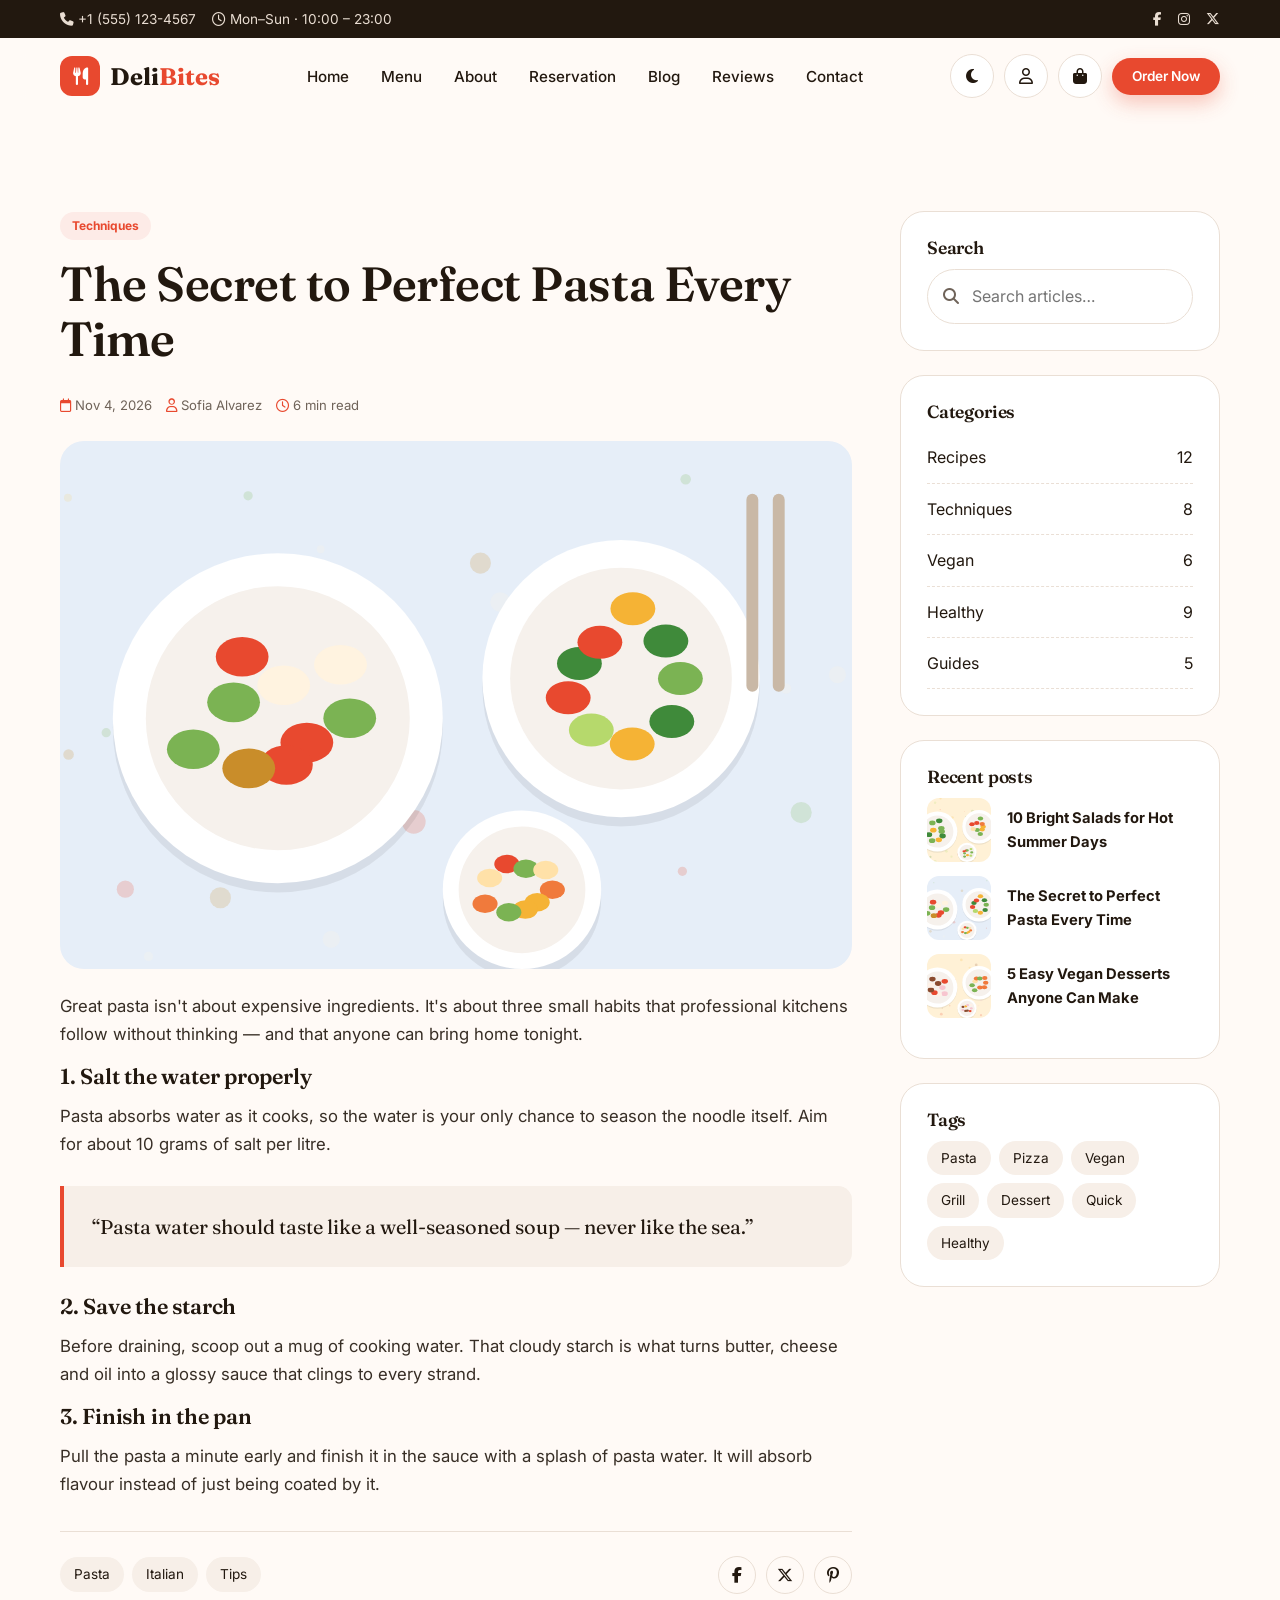
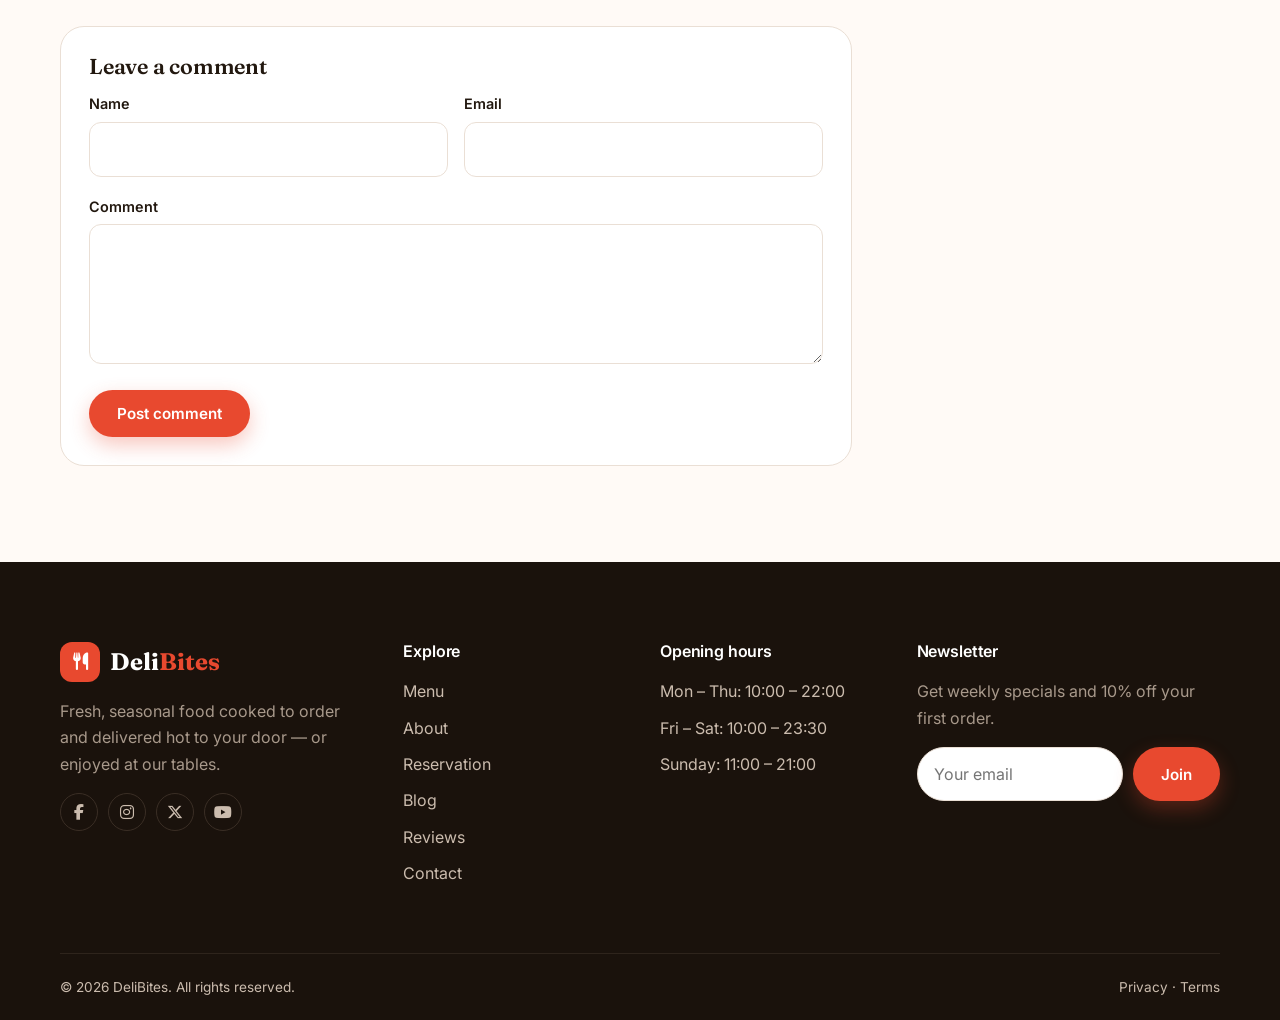
<file: blog-single.html>
<!DOCTYPE html>
<html lang="en" dir="ltr">
<head>
  <meta charset="UTF-8">
  <meta name="viewport" content="width=device-width, initial-scale=1.0">
  <title>The Secret to Perfect Pasta – DeliBites Restaurant</title>
  <meta name="description" content="Three small habits that change how your pasta tastes.">
  <meta property="og:title" content="The Secret to Perfect Pasta – DeliBites Restaurant">
  <meta property="og:description" content="Three small habits that change how your pasta tastes.">
  <meta property="og:type" content="website">
  <meta name="theme-color" content="#e8492f">
  <link rel="icon" type="image/svg+xml" href="assets/img/favicon.svg">
  <link rel="preconnect" href="https://fonts.googleapis.com">
  <link rel="preconnect" href="https://fonts.gstatic.com" crossorigin>
  <link href="https://fonts.googleapis.com/css2?family=Fraunces:ital,wght@0,600;0,700;1,600&family=Inter:wght@400;500;600;700&display=swap" rel="stylesheet">
  <link rel="stylesheet" href="https://cdnjs.cloudflare.com/ajax/libs/font-awesome/6.5.2/css/all.min.css">
  <link rel="stylesheet" href="assets/css/style.css">
</head>
<body>
  <a class="skip-link" href="#main">Skip to content</a>
  <div class="topbar">
    <div class="container">
      <div class="flex"><span><i class="fa-solid fa-phone"></i> +1 (555) 123-4567</span><span class="hide-sm"><i class="fa-regular fa-clock"></i> Mon–Sun · 10:00 – 23:00</span></div>
      <div class="flex"><a href="#" aria-label="Facebook"><i class="fa-brands fa-facebook-f"></i></a><a href="#" aria-label="Instagram"><i class="fa-brands fa-instagram"></i></a><a href="#" aria-label="X"><i class="fa-brands fa-x-twitter"></i></a></div>
    </div>
  </div>
  <header class="header">
    <div class="container">
      <a href="index.html" class="logo" aria-label="DeliBites home"><span class="logo-mark"><i class="fa-solid fa-utensils"></i></span><span>Deli<b>Bites</b></span></a>
      <nav class="nav" aria-label="Main"><a href="index.html">Home</a><a href="menu.html">Menu</a><a href="about.html">About</a><a href="reservation.html">Reservation</a><a href="blog.html">Blog</a><a href="reviews.html">Reviews</a><a href="contact.html">Contact</a></nav>
      <div class="header-actions">
        <button class="icon-btn" data-theme-toggle aria-label="Toggle dark mode"><i class="fa-solid fa-moon"></i></button>
        <a href="login.html" class="icon-btn account-link" aria-label="Account"><i class="fa-regular fa-user"></i></a>
        <a href="cart.html" class="icon-btn" aria-label="Cart"><i class="fa-solid fa-bag-shopping"></i><span class="cart-count">0</span></a>
        <a href="menu.html" class="btn btn-primary btn-sm">Order Now</a>
        <button class="icon-btn menu-toggle" aria-label="Open menu" aria-expanded="false"><i class="fa-solid fa-bars"></i></button>
      </div>
    </div>
  </header>
  <main id="main">

    <section class="section">
      <div class="container" style="display:grid;grid-template-columns:minmax(0,1fr) 320px;gap:48px" id="post-layout">
        <article class="article">
          <span class="badge">Techniques</span>
          <h1 class="mt-2" style="font-size:clamp(2rem,4vw,3rem)">The Secret to Perfect Pasta Every Time</h1>
          <div class="post-meta"><span><i class="fa-regular fa-calendar"></i>Nov 4, 2026</span><span><i class="fa-regular fa-user"></i>Sofia Alvarez</span><span><i class="fa-regular fa-clock"></i>6 min read</span></div>
          <img src="assets/img/blog-perfect-pasta.svg" alt="Pasta" style="border-radius:24px;margin:24px 0" width="1200" height="800">
          <p>Great pasta isn't about expensive ingredients. It's about three small habits that professional kitchens follow without thinking — and that anyone can bring home tonight.</p>
          <h3>1. Salt the water properly</h3>
          <p>Pasta absorbs water as it cooks, so the water is your only chance to season the noodle itself. Aim for about 10 grams of salt per litre.</p>
          <blockquote>“Pasta water should taste like a well-seasoned soup — never like the sea.”</blockquote>
          <h3>2. Save the starch</h3>
          <p>Before draining, scoop out a mug of cooking water. That cloudy starch is what turns butter, cheese and oil into a glossy sauce that clings to every strand.</p>
          <h3>3. Finish in the pan</h3>
          <p>Pull the pasta a minute early and finish it in the sauce with a splash of pasta water. It will absorb flavour instead of just being coated by it.</p>
          <div class="flex between wrap mt-4" style="border-top:1px solid var(--border);padding-top:24px"><div class="tag-list"><a href="#">Pasta</a><a href="#">Italian</a><a href="#">Tips</a></div><div class="socials"><a href="#" aria-label="Share on Facebook"><i class="fa-brands fa-facebook-f"></i></a><a href="#" aria-label="Share on X"><i class="fa-brands fa-x-twitter"></i></a><a href="#" aria-label="Share on Pinterest"><i class="fa-brands fa-pinterest-p"></i></a></div></div>
          <div class="card mt-4" style="padding:28px">
            <h3>Leave a comment</h3>
            <form data-validate data-success="Comment submitted for review">
              <div class="form-row"><div class="form-group"><label for="c-name">Name</label><input id="c-name" class="input" required></div><div class="form-group"><label for="c-email">Email</label><input id="c-email" class="input" type="email" required></div></div>
              <div class="form-group"><label for="c-msg">Comment</label><textarea id="c-msg" class="textarea" required></textarea></div>
              <button class="btn btn-primary" type="submit">Post comment</button>
            </form>
          </div>
        </article>
        <aside>
          <div class="sidebar-widget"><h4>Search</h4><div class="search-box"><i class="fa-solid fa-magnifying-glass"></i><input class="input" type="search" placeholder="Search articles…" aria-label="Search articles"></div></div>
          <div class="sidebar-widget"><h4>Categories</h4><ul class="hours"><li><a href="blog.html">Recipes</a><span>12</span></li><li><a href="blog.html">Techniques</a><span>8</span></li><li><a href="blog.html">Vegan</a><span>6</span></li><li><a href="blog.html">Healthy</a><span>9</span></li><li><a href="blog.html">Guides</a><span>5</span></li></ul></div>
          <div class="sidebar-widget"><h4>Recent posts</h4><a href="blog-single.html" class="flex" style="margin-bottom:14px"><img src="assets/img/blog-summer-salads.svg" alt="" width="64" height="64" style="width:64px;height:64px;border-radius:12px;object-fit:cover"><strong style="font-size:.92rem">10 Bright Salads for Hot Summer Days</strong></a><a href="blog-single.html" class="flex" style="margin-bottom:14px"><img src="assets/img/blog-perfect-pasta.svg" alt="" width="64" height="64" style="width:64px;height:64px;border-radius:12px;object-fit:cover"><strong style="font-size:.92rem">The Secret to Perfect Pasta Every Time</strong></a><a href="blog-single.html" class="flex" style="margin-bottom:14px"><img src="assets/img/blog-vegan-desserts.svg" alt="" width="64" height="64" style="width:64px;height:64px;border-radius:12px;object-fit:cover"><strong style="font-size:.92rem">5 Easy Vegan Desserts Anyone Can Make</strong></a></div>
          <div class="sidebar-widget"><h4>Tags</h4><div class="tag-list"><a href="#">Pasta</a><a href="#">Pizza</a><a href="#">Vegan</a><a href="#">Grill</a><a href="#">Dessert</a><a href="#">Quick</a><a href="#">Healthy</a></div></div>
        </aside>
      </div>
    </section>
    <style>@media (max-width:900px){#post-layout{grid-template-columns:1fr !important}}</style>
  </main>
  <footer class="footer">
    <div class="container">
      <div class="footer-grid">
        <div>
          <a href="index.html" class="logo"><span class="logo-mark"><i class="fa-solid fa-utensils"></i></span><span>Deli<b>Bites</b></span></a>
          <p>Fresh, seasonal food cooked to order and delivered hot to your door — or enjoyed at our tables.</p>
          <div class="socials"><a href="#" aria-label="Facebook"><i class="fa-brands fa-facebook-f"></i></a><a href="#" aria-label="Instagram"><i class="fa-brands fa-instagram"></i></a><a href="#" aria-label="X"><i class="fa-brands fa-x-twitter"></i></a><a href="#" aria-label="YouTube"><i class="fa-brands fa-youtube"></i></a></div>
        </div>
        <div><h4>Explore</h4><ul><li><a href="menu.html">Menu</a></li><li><a href="about.html">About</a></li><li><a href="reservation.html">Reservation</a></li><li><a href="blog.html">Blog</a></li><li><a href="reviews.html">Reviews</a></li><li><a href="contact.html">Contact</a></li></ul></div>
        <div><h4>Opening hours</h4><ul><li>Mon – Thu: 10:00 – 22:00</li><li>Fri – Sat: 10:00 – 23:30</li><li>Sunday: 11:00 – 21:00</li></ul></div>
        <div><h4>Newsletter</h4><p>Get weekly specials and 10% off your first order.</p>
          <form class="newsletter" data-validate data-success="You're subscribed!"><label class="sr-only" for="nl-email" hidden>Email</label><input id="nl-email" class="input" type="email" placeholder="Your email" required><button class="btn btn-primary" type="submit">Join</button></form>
        </div>
      </div>
      <div class="footer-bottom"><span>© <span data-year>2026</span> DeliBites. All rights reserved.</span><span><a href="#">Privacy</a> · <a href="#">Terms</a></span></div>
    </div>
  </footer>
  <button class="back-top" aria-label="Back to top"><i class="fa-solid fa-arrow-up"></i></button>
  <script src="assets/js/data.js"></script>
  <script src="assets/js/main.js"></script>
</body>
</html>
</file>
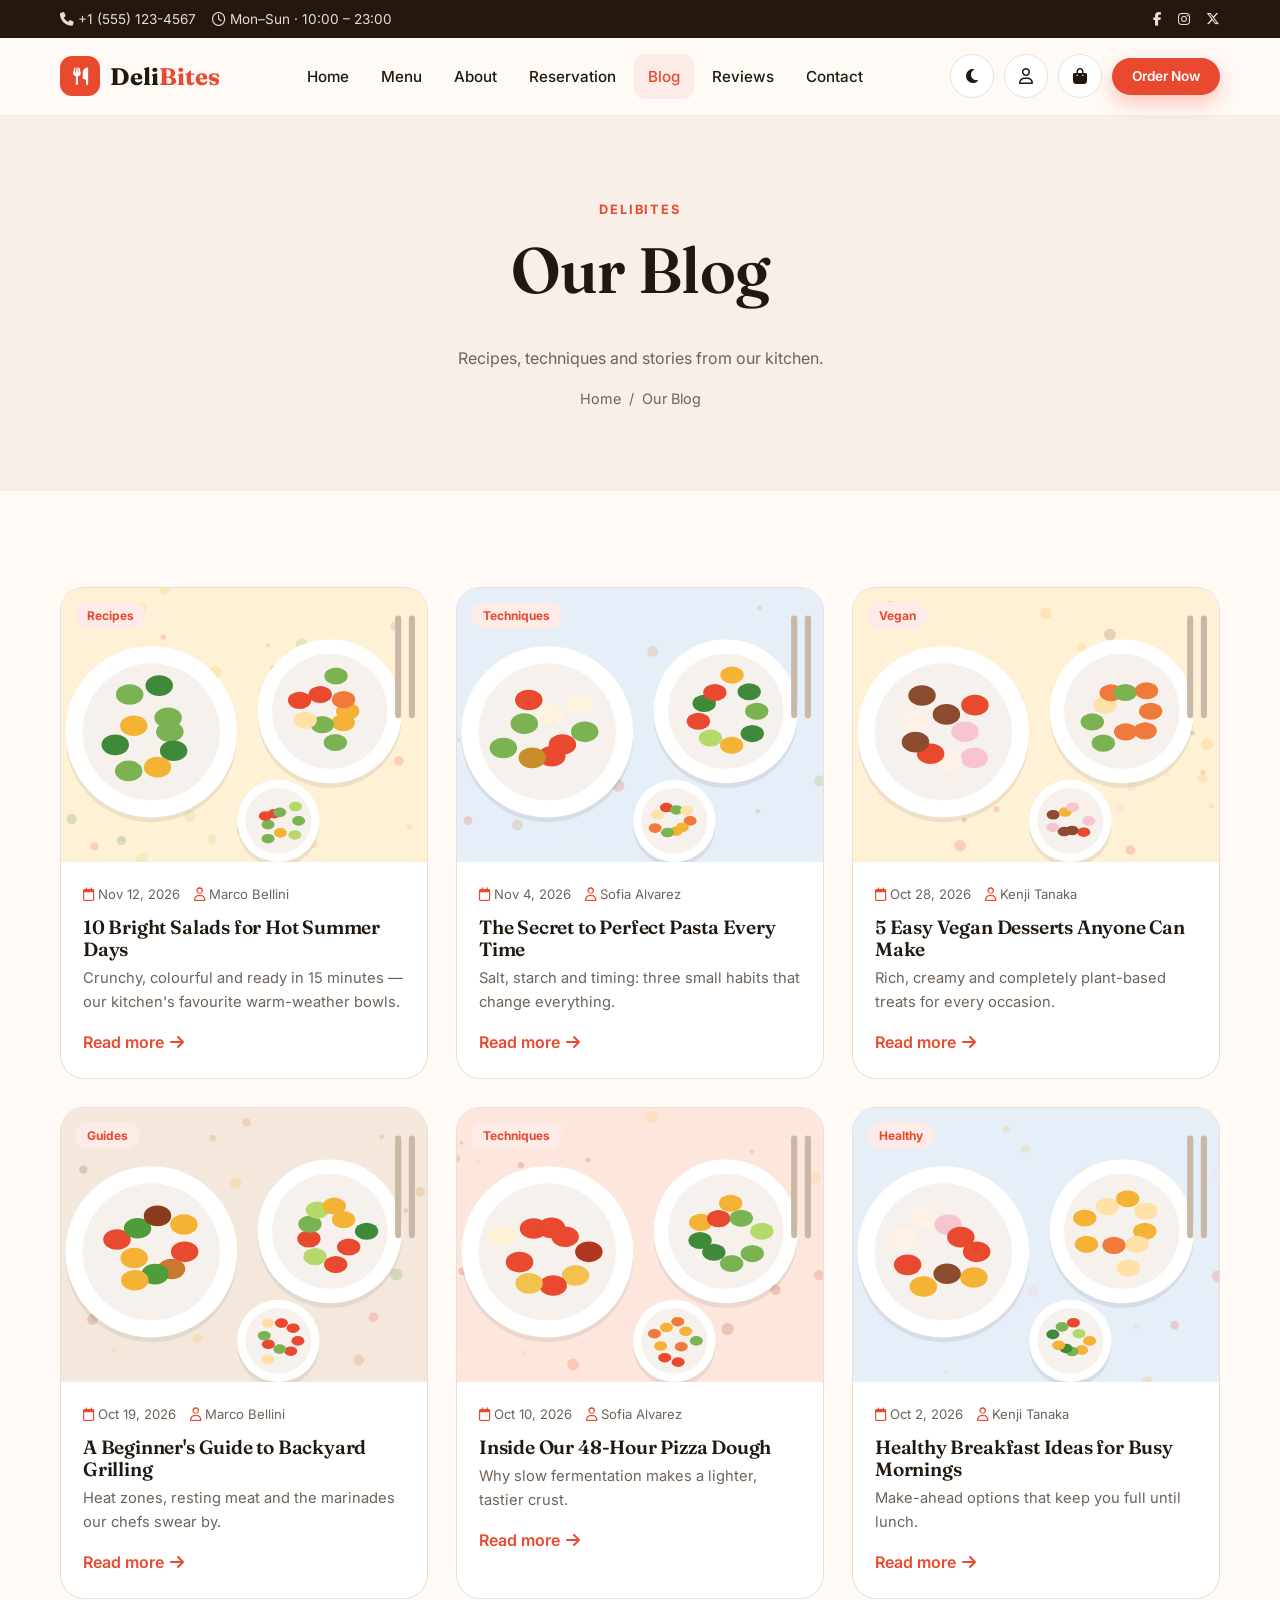
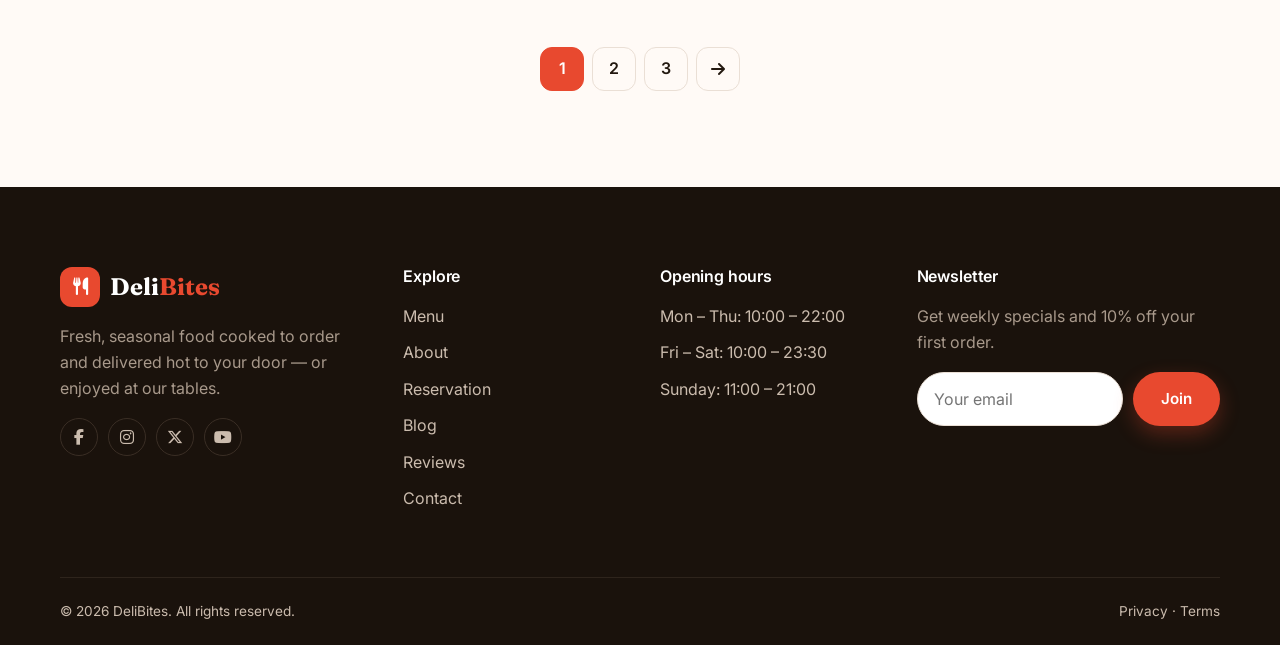
<file: blog.html>
<!DOCTYPE html>
<html lang="en" dir="ltr">
<head>
  <meta charset="UTF-8">
  <meta name="viewport" content="width=device-width, initial-scale=1.0">
  <title>Blog – DeliBites Restaurant</title>
  <meta name="description" content="Recipes, cooking tips and kitchen stories from DeliBites chefs.">
  <meta property="og:title" content="Blog – DeliBites Restaurant">
  <meta property="og:description" content="Recipes, cooking tips and kitchen stories from DeliBites chefs.">
  <meta property="og:type" content="website">
  <meta name="theme-color" content="#e8492f">
  <link rel="icon" type="image/svg+xml" href="assets/img/favicon.svg">
  <link rel="preconnect" href="https://fonts.googleapis.com">
  <link rel="preconnect" href="https://fonts.gstatic.com" crossorigin>
  <link href="https://fonts.googleapis.com/css2?family=Fraunces:ital,wght@0,600;0,700;1,600&family=Inter:wght@400;500;600;700&display=swap" rel="stylesheet">
  <link rel="stylesheet" href="https://cdnjs.cloudflare.com/ajax/libs/font-awesome/6.5.2/css/all.min.css">
  <link rel="stylesheet" href="assets/css/style.css">
</head>
<body>
  <a class="skip-link" href="#main">Skip to content</a>
  <div class="topbar">
    <div class="container">
      <div class="flex"><span><i class="fa-solid fa-phone"></i> +1 (555) 123-4567</span><span class="hide-sm"><i class="fa-regular fa-clock"></i> Mon–Sun · 10:00 – 23:00</span></div>
      <div class="flex"><a href="#" aria-label="Facebook"><i class="fa-brands fa-facebook-f"></i></a><a href="#" aria-label="Instagram"><i class="fa-brands fa-instagram"></i></a><a href="#" aria-label="X"><i class="fa-brands fa-x-twitter"></i></a></div>
    </div>
  </div>
  <header class="header">
    <div class="container">
      <a href="index.html" class="logo" aria-label="DeliBites home"><span class="logo-mark"><i class="fa-solid fa-utensils"></i></span><span>Deli<b>Bites</b></span></a>
      <nav class="nav" aria-label="Main"><a href="index.html">Home</a><a href="menu.html">Menu</a><a href="about.html">About</a><a href="reservation.html">Reservation</a><a href="blog.html">Blog</a><a href="reviews.html">Reviews</a><a href="contact.html">Contact</a></nav>
      <div class="header-actions">
        <button class="icon-btn" data-theme-toggle aria-label="Toggle dark mode"><i class="fa-solid fa-moon"></i></button>
        <a href="login.html" class="icon-btn account-link" aria-label="Account"><i class="fa-regular fa-user"></i></a>
        <a href="cart.html" class="icon-btn" aria-label="Cart"><i class="fa-solid fa-bag-shopping"></i><span class="cart-count">0</span></a>
        <a href="menu.html" class="btn btn-primary btn-sm">Order Now</a>
        <button class="icon-btn menu-toggle" aria-label="Open menu" aria-expanded="false"><i class="fa-solid fa-bars"></i></button>
      </div>
    </div>
  </header>
  <main id="main">

    <section class="page-hero">
      <div class="container">
        <span class="eyebrow">DeliBites</span>
        <h1>Our Blog</h1>
        <p>Recipes, techniques and stories from our kitchen.</p>
        <nav class="breadcrumb" aria-label="Breadcrumb"><a href="index.html">Home</a><span>/</span><span>Our Blog</span></nav>
      </div>
    </section>
    <section class="section">
      <div class="container">
        <div class="grid grid-3">
        <article class="card reveal">
          <div class="card-media"><a href="blog-single.html"><img src="assets/img/blog-summer-salads.svg" alt="10 Bright Salads for Hot Summer Days" loading="lazy" width="600" height="400"></a><span class="badge">Recipes</span></div>
          <div class="card-body">
            <div class="post-meta"><span><i class="fa-regular fa-calendar"></i>Nov 12, 2026</span><span><i class="fa-regular fa-user"></i>Marco Bellini</span></div>
            <h3><a href="blog-single.html">10 Bright Salads for Hot Summer Days</a></h3>
            <p>Crunchy, colourful and ready in 15 minutes — our kitchen's favourite warm-weather bowls.</p>
            <a href="blog-single.html" class="read-more">Read more <i class="fa-solid fa-arrow-right"></i></a>
          </div>
        </article>
        <article class="card reveal">
          <div class="card-media"><a href="blog-single.html"><img src="assets/img/blog-perfect-pasta.svg" alt="The Secret to Perfect Pasta Every Time" loading="lazy" width="600" height="400"></a><span class="badge">Techniques</span></div>
          <div class="card-body">
            <div class="post-meta"><span><i class="fa-regular fa-calendar"></i>Nov 4, 2026</span><span><i class="fa-regular fa-user"></i>Sofia Alvarez</span></div>
            <h3><a href="blog-single.html">The Secret to Perfect Pasta Every Time</a></h3>
            <p>Salt, starch and timing: three small habits that change everything.</p>
            <a href="blog-single.html" class="read-more">Read more <i class="fa-solid fa-arrow-right"></i></a>
          </div>
        </article>
        <article class="card reveal">
          <div class="card-media"><a href="blog-single.html"><img src="assets/img/blog-vegan-desserts.svg" alt="5 Easy Vegan Desserts Anyone Can Make" loading="lazy" width="600" height="400"></a><span class="badge">Vegan</span></div>
          <div class="card-body">
            <div class="post-meta"><span><i class="fa-regular fa-calendar"></i>Oct 28, 2026</span><span><i class="fa-regular fa-user"></i>Kenji Tanaka</span></div>
            <h3><a href="blog-single.html">5 Easy Vegan Desserts Anyone Can Make</a></h3>
            <p>Rich, creamy and completely plant-based treats for every occasion.</p>
            <a href="blog-single.html" class="read-more">Read more <i class="fa-solid fa-arrow-right"></i></a>
          </div>
        </article>
        <article class="card reveal">
          <div class="card-media"><a href="blog-single.html"><img src="assets/img/blog-grill-guide.svg" alt="A Beginner's Guide to Backyard Grilling" loading="lazy" width="600" height="400"></a><span class="badge">Guides</span></div>
          <div class="card-body">
            <div class="post-meta"><span><i class="fa-regular fa-calendar"></i>Oct 19, 2026</span><span><i class="fa-regular fa-user"></i>Marco Bellini</span></div>
            <h3><a href="blog-single.html">A Beginner's Guide to Backyard Grilling</a></h3>
            <p>Heat zones, resting meat and the marinades our chefs swear by.</p>
            <a href="blog-single.html" class="read-more">Read more <i class="fa-solid fa-arrow-right"></i></a>
          </div>
        </article>
        <article class="card reveal">
          <div class="card-media"><a href="blog-single.html"><img src="assets/img/blog-pizza-dough.svg" alt="Inside Our 48-Hour Pizza Dough" loading="lazy" width="600" height="400"></a><span class="badge">Techniques</span></div>
          <div class="card-body">
            <div class="post-meta"><span><i class="fa-regular fa-calendar"></i>Oct 10, 2026</span><span><i class="fa-regular fa-user"></i>Sofia Alvarez</span></div>
            <h3><a href="blog-single.html">Inside Our 48-Hour Pizza Dough</a></h3>
            <p>Why slow fermentation makes a lighter, tastier crust.</p>
            <a href="blog-single.html" class="read-more">Read more <i class="fa-solid fa-arrow-right"></i></a>
          </div>
        </article>
        <article class="card reveal">
          <div class="card-media"><a href="blog-single.html"><img src="assets/img/blog-breakfast.svg" alt="Healthy Breakfast Ideas for Busy Mornings" loading="lazy" width="600" height="400"></a><span class="badge">Healthy</span></div>
          <div class="card-body">
            <div class="post-meta"><span><i class="fa-regular fa-calendar"></i>Oct 2, 2026</span><span><i class="fa-regular fa-user"></i>Kenji Tanaka</span></div>
            <h3><a href="blog-single.html">Healthy Breakfast Ideas for Busy Mornings</a></h3>
            <p>Make-ahead options that keep you full until lunch.</p>
            <a href="blog-single.html" class="read-more">Read more <i class="fa-solid fa-arrow-right"></i></a>
          </div>
        </article></div>
        <nav class="pagination" aria-label="Pagination"><a href="#" class="active">1</a><a href="#">2</a><a href="#">3</a><a href="#" aria-label="Next"><i class="fa-solid fa-arrow-right"></i></a></nav>
      </div>
    </section>
  </main>
  <footer class="footer">
    <div class="container">
      <div class="footer-grid">
        <div>
          <a href="index.html" class="logo"><span class="logo-mark"><i class="fa-solid fa-utensils"></i></span><span>Deli<b>Bites</b></span></a>
          <p>Fresh, seasonal food cooked to order and delivered hot to your door — or enjoyed at our tables.</p>
          <div class="socials"><a href="#" aria-label="Facebook"><i class="fa-brands fa-facebook-f"></i></a><a href="#" aria-label="Instagram"><i class="fa-brands fa-instagram"></i></a><a href="#" aria-label="X"><i class="fa-brands fa-x-twitter"></i></a><a href="#" aria-label="YouTube"><i class="fa-brands fa-youtube"></i></a></div>
        </div>
        <div><h4>Explore</h4><ul><li><a href="menu.html">Menu</a></li><li><a href="about.html">About</a></li><li><a href="reservation.html">Reservation</a></li><li><a href="blog.html">Blog</a></li><li><a href="reviews.html">Reviews</a></li><li><a href="contact.html">Contact</a></li></ul></div>
        <div><h4>Opening hours</h4><ul><li>Mon – Thu: 10:00 – 22:00</li><li>Fri – Sat: 10:00 – 23:30</li><li>Sunday: 11:00 – 21:00</li></ul></div>
        <div><h4>Newsletter</h4><p>Get weekly specials and 10% off your first order.</p>
          <form class="newsletter" data-validate data-success="You're subscribed!"><label class="sr-only" for="nl-email" hidden>Email</label><input id="nl-email" class="input" type="email" placeholder="Your email" required><button class="btn btn-primary" type="submit">Join</button></form>
        </div>
      </div>
      <div class="footer-bottom"><span>© <span data-year>2026</span> DeliBites. All rights reserved.</span><span><a href="#">Privacy</a> · <a href="#">Terms</a></span></div>
    </div>
  </footer>
  <button class="back-top" aria-label="Back to top"><i class="fa-solid fa-arrow-up"></i></button>
  <script src="assets/js/data.js"></script>
  <script src="assets/js/main.js"></script>
</body>
</html>
</file>
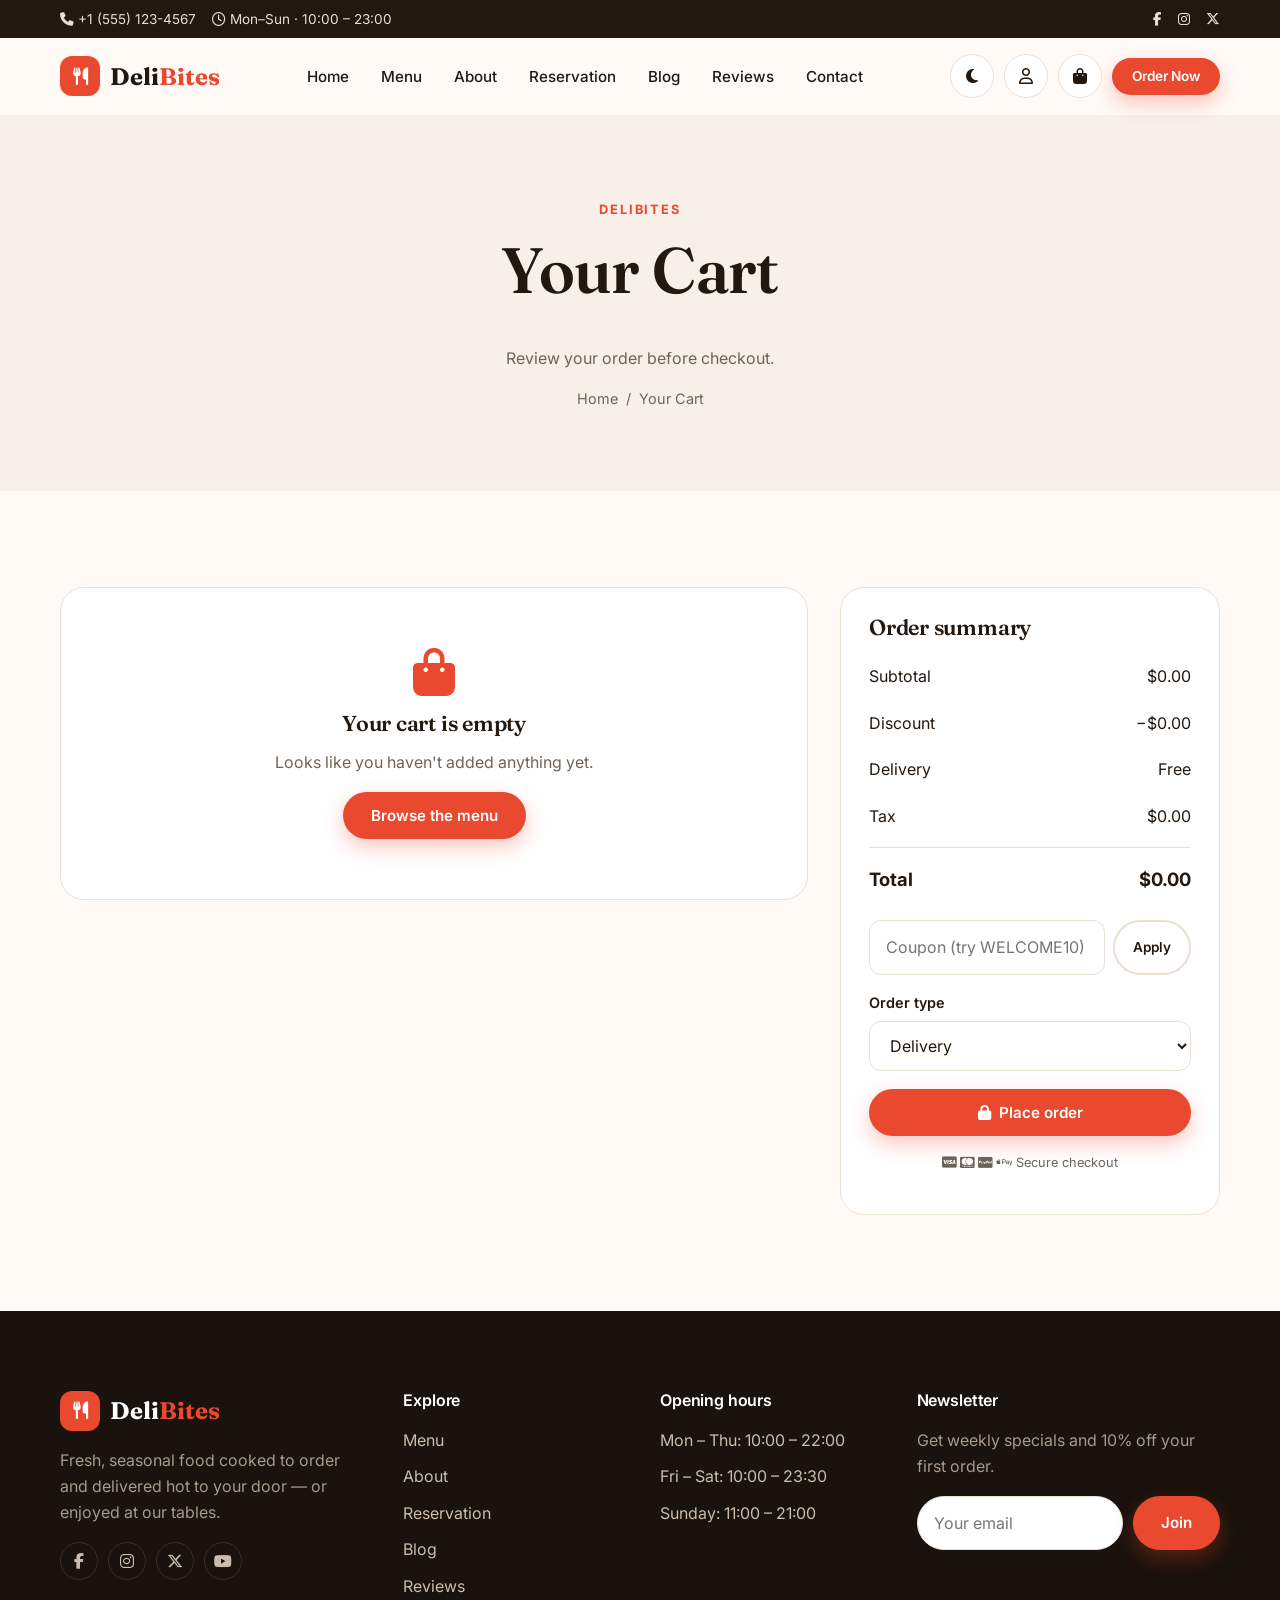
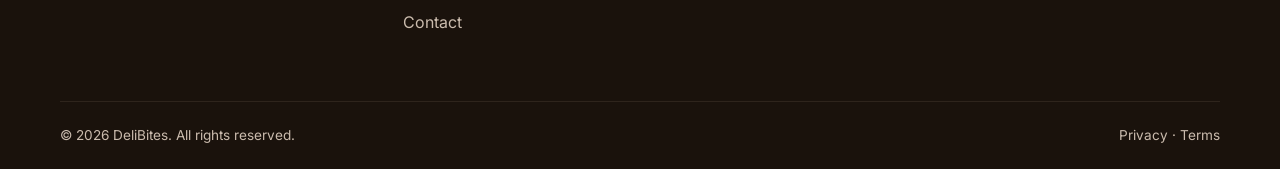
<file: cart.html>
<!DOCTYPE html>
<html lang="en" dir="ltr">
<head>
  <meta charset="UTF-8">
  <meta name="viewport" content="width=device-width, initial-scale=1.0">
  <title>Cart – DeliBites Restaurant</title>
  <meta name="description" content="Review your order and check out.">
  <meta property="og:title" content="Cart – DeliBites Restaurant">
  <meta property="og:description" content="Review your order and check out.">
  <meta property="og:type" content="website">
  <meta name="theme-color" content="#e8492f">
  <link rel="icon" type="image/svg+xml" href="assets/img/favicon.svg">
  <link rel="preconnect" href="https://fonts.googleapis.com">
  <link rel="preconnect" href="https://fonts.gstatic.com" crossorigin>
  <link href="https://fonts.googleapis.com/css2?family=Fraunces:ital,wght@0,600;0,700;1,600&family=Inter:wght@400;500;600;700&display=swap" rel="stylesheet">
  <link rel="stylesheet" href="https://cdnjs.cloudflare.com/ajax/libs/font-awesome/6.5.2/css/all.min.css">
  <link rel="stylesheet" href="assets/css/style.css">
</head>
<body>
  <a class="skip-link" href="#main">Skip to content</a>
  <div class="topbar">
    <div class="container">
      <div class="flex"><span><i class="fa-solid fa-phone"></i> +1 (555) 123-4567</span><span class="hide-sm"><i class="fa-regular fa-clock"></i> Mon–Sun · 10:00 – 23:00</span></div>
      <div class="flex"><a href="#" aria-label="Facebook"><i class="fa-brands fa-facebook-f"></i></a><a href="#" aria-label="Instagram"><i class="fa-brands fa-instagram"></i></a><a href="#" aria-label="X"><i class="fa-brands fa-x-twitter"></i></a></div>
    </div>
  </div>
  <header class="header">
    <div class="container">
      <a href="index.html" class="logo" aria-label="DeliBites home"><span class="logo-mark"><i class="fa-solid fa-utensils"></i></span><span>Deli<b>Bites</b></span></a>
      <nav class="nav" aria-label="Main"><a href="index.html">Home</a><a href="menu.html">Menu</a><a href="about.html">About</a><a href="reservation.html">Reservation</a><a href="blog.html">Blog</a><a href="reviews.html">Reviews</a><a href="contact.html">Contact</a></nav>
      <div class="header-actions">
        <button class="icon-btn" data-theme-toggle aria-label="Toggle dark mode"><i class="fa-solid fa-moon"></i></button>
        <a href="login.html" class="icon-btn account-link" aria-label="Account"><i class="fa-regular fa-user"></i></a>
        <a href="cart.html" class="icon-btn" aria-label="Cart"><i class="fa-solid fa-bag-shopping"></i><span class="cart-count">0</span></a>
        <a href="menu.html" class="btn btn-primary btn-sm">Order Now</a>
        <button class="icon-btn menu-toggle" aria-label="Open menu" aria-expanded="false"><i class="fa-solid fa-bars"></i></button>
      </div>
    </div>
  </header>
  <main id="main">

    <section class="page-hero">
      <div class="container">
        <span class="eyebrow">DeliBites</span>
        <h1>Your Cart</h1>
        <p>Review your order before checkout.</p>
        <nav class="breadcrumb" aria-label="Breadcrumb"><a href="index.html">Home</a><span>/</span><span>Your Cart</span></nav>
      </div>
    </section>
    <section class="section">
      <div class="container cart-layout">
        <div id="cart-list" aria-live="polite"></div>
        <aside class="summary">
          <h3>Order summary</h3>
          <ul>
            <li><span>Subtotal</span><span id="sum-sub">$0.00</span></li>
            <li><span>Discount</span><span id="sum-disc">−$0.00</span></li>
            <li><span>Delivery</span><span id="sum-del">Free</span></li>
            <li><span>Tax</span><span id="sum-tax">$0.00</span></li>
            <li class="total"><span>Total</span><span id="sum-total">$0.00</span></li>
          </ul>
          <p id="free-note" style="font-size:.85rem;color:var(--green);font-weight:600"></p>
          <form class="coupon" id="coupon-form"><label for="coupon" hidden>Coupon</label><input id="coupon" class="input" placeholder="Coupon (try WELCOME10)"><button class="btn btn-outline btn-sm" type="submit">Apply</button></form>
          <div class="form-group"><label for="del-type">Order type</label><select id="del-type" class="select"><option>Delivery</option><option>Pickup</option></select></div>
          <button class="btn btn-primary btn-block" id="checkout-btn"><i class="fa-solid fa-lock"></i> Place order</button>
          <p class="center mt-2" style="font-size:.8rem"><i class="fa-brands fa-cc-visa"></i> <i class="fa-brands fa-cc-mastercard"></i> <i class="fa-brands fa-cc-paypal"></i> <i class="fa-brands fa-apple-pay"></i> Secure checkout</p>
        </aside>
      </div>
    </section>
  </main>
  <footer class="footer">
    <div class="container">
      <div class="footer-grid">
        <div>
          <a href="index.html" class="logo"><span class="logo-mark"><i class="fa-solid fa-utensils"></i></span><span>Deli<b>Bites</b></span></a>
          <p>Fresh, seasonal food cooked to order and delivered hot to your door — or enjoyed at our tables.</p>
          <div class="socials"><a href="#" aria-label="Facebook"><i class="fa-brands fa-facebook-f"></i></a><a href="#" aria-label="Instagram"><i class="fa-brands fa-instagram"></i></a><a href="#" aria-label="X"><i class="fa-brands fa-x-twitter"></i></a><a href="#" aria-label="YouTube"><i class="fa-brands fa-youtube"></i></a></div>
        </div>
        <div><h4>Explore</h4><ul><li><a href="menu.html">Menu</a></li><li><a href="about.html">About</a></li><li><a href="reservation.html">Reservation</a></li><li><a href="blog.html">Blog</a></li><li><a href="reviews.html">Reviews</a></li><li><a href="contact.html">Contact</a></li></ul></div>
        <div><h4>Opening hours</h4><ul><li>Mon – Thu: 10:00 – 22:00</li><li>Fri – Sat: 10:00 – 23:30</li><li>Sunday: 11:00 – 21:00</li></ul></div>
        <div><h4>Newsletter</h4><p>Get weekly specials and 10% off your first order.</p>
          <form class="newsletter" data-validate data-success="You're subscribed!"><label class="sr-only" for="nl-email" hidden>Email</label><input id="nl-email" class="input" type="email" placeholder="Your email" required><button class="btn btn-primary" type="submit">Join</button></form>
        </div>
      </div>
      <div class="footer-bottom"><span>© <span data-year>2026</span> DeliBites. All rights reserved.</span><span><a href="#">Privacy</a> · <a href="#">Terms</a></span></div>
    </div>
  </footer>
  <button class="back-top" aria-label="Back to top"><i class="fa-solid fa-arrow-up"></i></button>
  <script src="assets/js/data.js"></script>
  <script src="assets/js/main.js"></script>
</body>
</html>
</file>
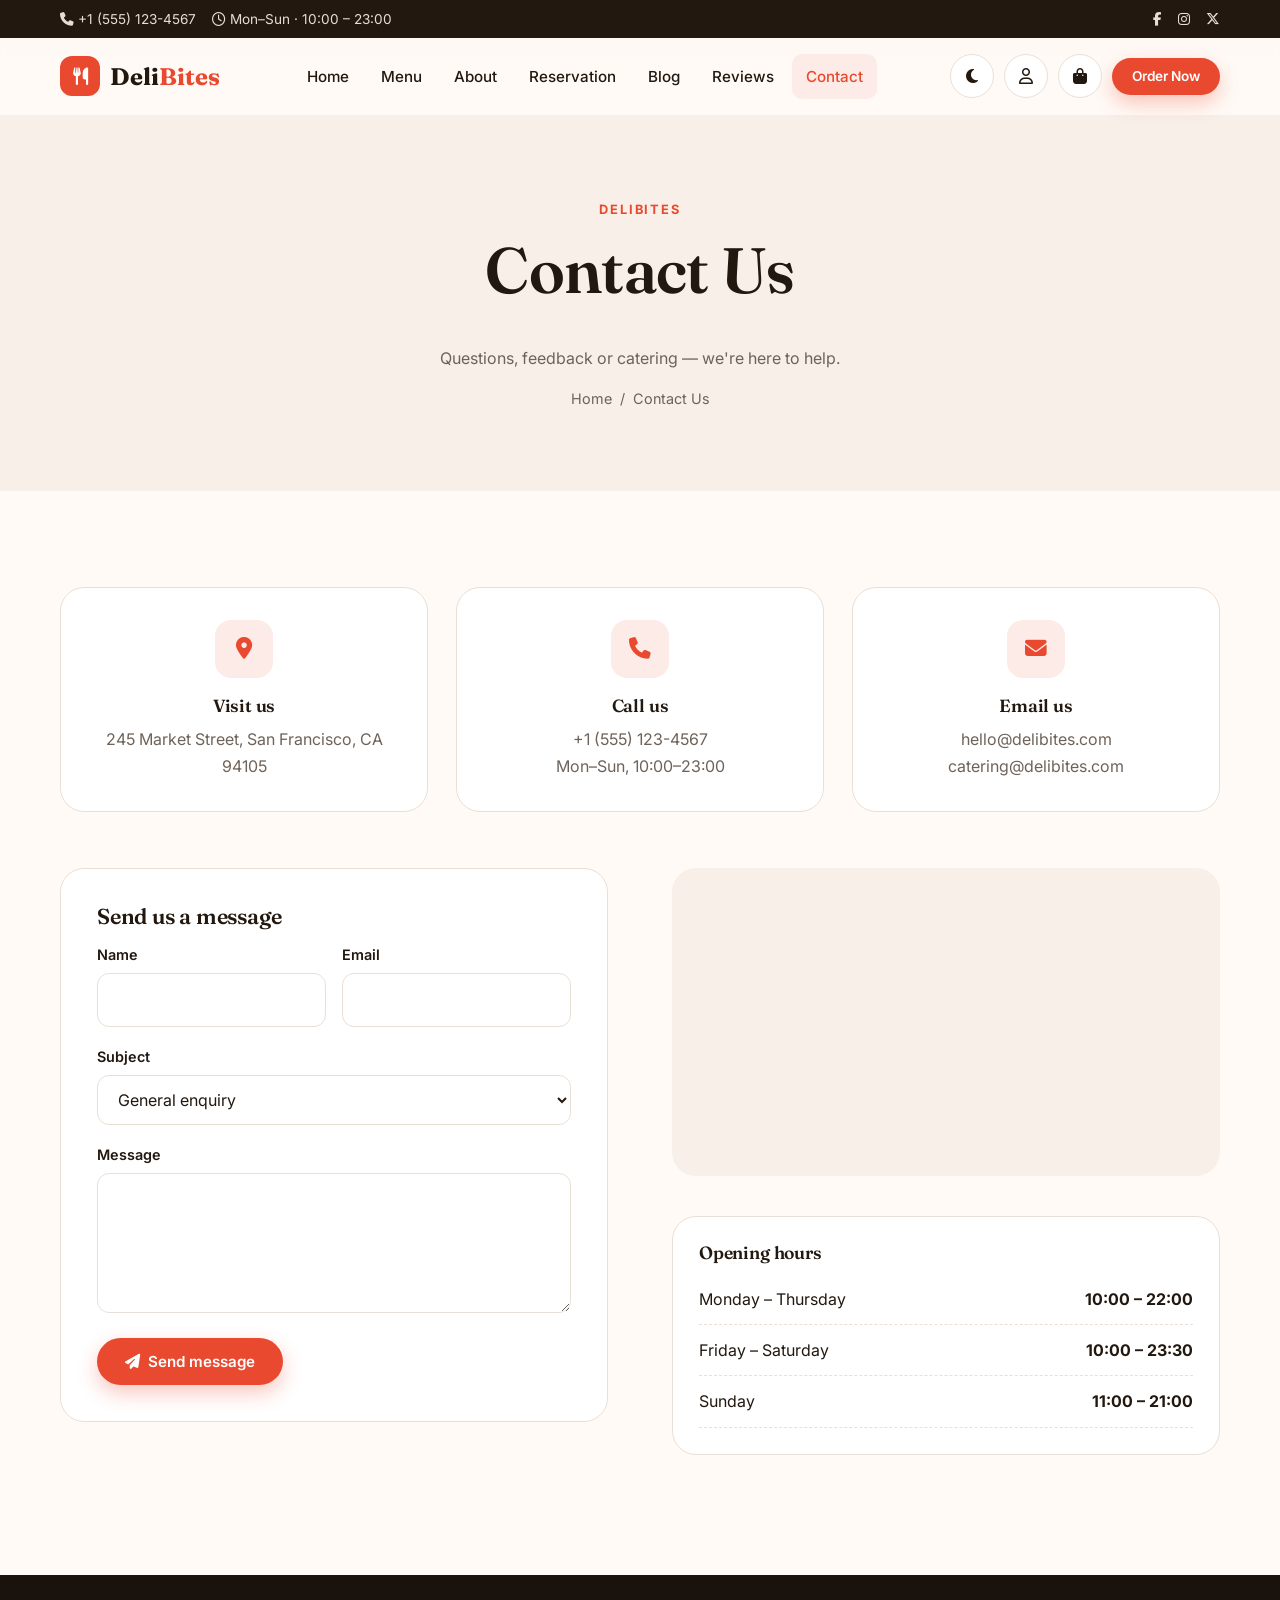
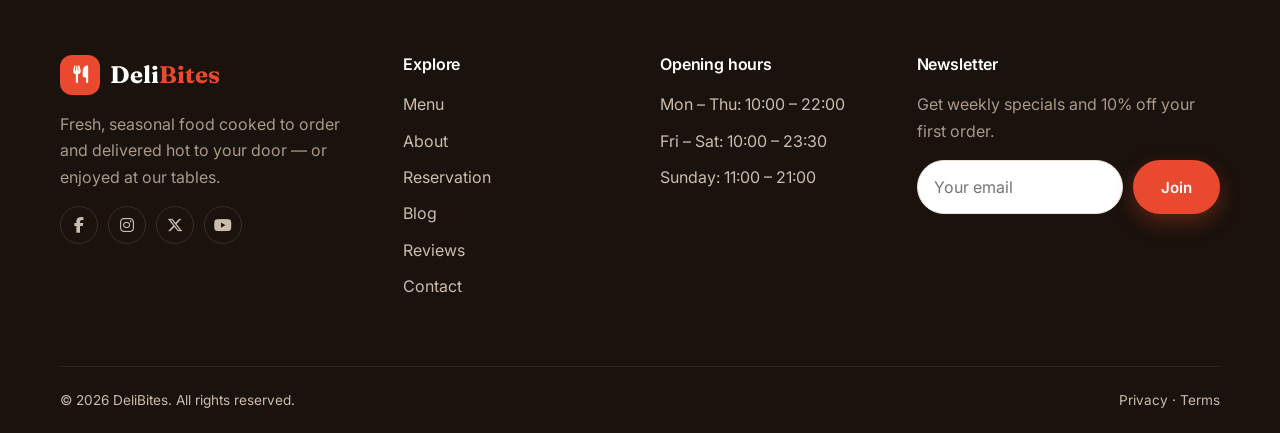
<file: contact.html>
<!DOCTYPE html>
<html lang="en" dir="ltr">
<head>
  <meta charset="UTF-8">
  <meta name="viewport" content="width=device-width, initial-scale=1.0">
  <title>Contact – DeliBites Restaurant</title>
  <meta name="description" content="Contact DeliBites: address, phone, email and opening hours.">
  <meta property="og:title" content="Contact – DeliBites Restaurant">
  <meta property="og:description" content="Contact DeliBites: address, phone, email and opening hours.">
  <meta property="og:type" content="website">
  <meta name="theme-color" content="#e8492f">
  <link rel="icon" type="image/svg+xml" href="assets/img/favicon.svg">
  <link rel="preconnect" href="https://fonts.googleapis.com">
  <link rel="preconnect" href="https://fonts.gstatic.com" crossorigin>
  <link href="https://fonts.googleapis.com/css2?family=Fraunces:ital,wght@0,600;0,700;1,600&family=Inter:wght@400;500;600;700&display=swap" rel="stylesheet">
  <link rel="stylesheet" href="https://cdnjs.cloudflare.com/ajax/libs/font-awesome/6.5.2/css/all.min.css">
  <link rel="stylesheet" href="assets/css/style.css">
</head>
<body>
  <a class="skip-link" href="#main">Skip to content</a>
  <div class="topbar">
    <div class="container">
      <div class="flex"><span><i class="fa-solid fa-phone"></i> +1 (555) 123-4567</span><span class="hide-sm"><i class="fa-regular fa-clock"></i> Mon–Sun · 10:00 – 23:00</span></div>
      <div class="flex"><a href="#" aria-label="Facebook"><i class="fa-brands fa-facebook-f"></i></a><a href="#" aria-label="Instagram"><i class="fa-brands fa-instagram"></i></a><a href="#" aria-label="X"><i class="fa-brands fa-x-twitter"></i></a></div>
    </div>
  </div>
  <header class="header">
    <div class="container">
      <a href="index.html" class="logo" aria-label="DeliBites home"><span class="logo-mark"><i class="fa-solid fa-utensils"></i></span><span>Deli<b>Bites</b></span></a>
      <nav class="nav" aria-label="Main"><a href="index.html">Home</a><a href="menu.html">Menu</a><a href="about.html">About</a><a href="reservation.html">Reservation</a><a href="blog.html">Blog</a><a href="reviews.html">Reviews</a><a href="contact.html">Contact</a></nav>
      <div class="header-actions">
        <button class="icon-btn" data-theme-toggle aria-label="Toggle dark mode"><i class="fa-solid fa-moon"></i></button>
        <a href="login.html" class="icon-btn account-link" aria-label="Account"><i class="fa-regular fa-user"></i></a>
        <a href="cart.html" class="icon-btn" aria-label="Cart"><i class="fa-solid fa-bag-shopping"></i><span class="cart-count">0</span></a>
        <a href="menu.html" class="btn btn-primary btn-sm">Order Now</a>
        <button class="icon-btn menu-toggle" aria-label="Open menu" aria-expanded="false"><i class="fa-solid fa-bars"></i></button>
      </div>
    </div>
  </header>
  <main id="main">

    <section class="page-hero">
      <div class="container">
        <span class="eyebrow">DeliBites</span>
        <h1>Contact Us</h1>
        <p>Questions, feedback or catering — we're here to help.</p>
        <nav class="breadcrumb" aria-label="Breadcrumb"><a href="index.html">Home</a><span>/</span><span>Contact Us</span></nav>
      </div>
    </section>
    <section class="section">
      <div class="container">
        <div class="grid grid-3">
          <div class="feature-box reveal"><div class="feature-icon"><i class="fa-solid fa-location-dot"></i></div><h4>Visit us</h4><p class="mb-0">245 Market Street, San Francisco, CA 94105</p></div>
          <div class="feature-box reveal"><div class="feature-icon"><i class="fa-solid fa-phone"></i></div><h4>Call us</h4><p class="mb-0">+1 (555) 123-4567<br>Mon–Sun, 10:00–23:00</p></div>
          <div class="feature-box reveal"><div class="feature-icon"><i class="fa-solid fa-envelope"></i></div><h4>Email us</h4><p class="mb-0">hello@delibites.com<br>catering@delibites.com</p></div>
        </div>
        <div class="split mt-4" style="margin-top:56px;align-items:start">
          <div class="card" style="padding:36px">
            <h3>Send us a message</h3>
            <form data-validate data-success="Message sent! We reply within 24 hours.">
              <div class="form-row"><div class="form-group"><label for="ct-name">Name</label><input id="ct-name" class="input" required></div><div class="form-group"><label for="ct-email">Email</label><input id="ct-email" class="input" type="email" required></div></div>
              <div class="form-group"><label for="ct-sub">Subject</label><select id="ct-sub" class="select"><option>General enquiry</option><option>Order issue</option><option>Catering</option><option>Careers</option></select></div>
              <div class="form-group"><label for="ct-msg">Message</label><textarea id="ct-msg" class="textarea" required></textarea></div>
              <button class="btn btn-primary" type="submit"><i class="fa-solid fa-paper-plane"></i> Send message</button>
              <div class="form-msg">Thanks — your message has been sent.</div>
            </form>
          </div>
          <div>
            <iframe class="map-frame" title="Map" loading="lazy" src="https://www.openstreetmap.org/export/embed.html?bbox=-122.41%2C37.78%2C-122.39%2C37.80&amp;layer=mapnik"></iframe>
            <div class="sidebar-widget mt-4"><h4>Opening hours</h4><ul class="hours"><li><span>Monday – Thursday</span><strong>10:00 – 22:00</strong></li><li><span>Friday – Saturday</span><strong>10:00 – 23:30</strong></li><li><span>Sunday</span><strong>11:00 – 21:00</strong></li></ul></div>
          </div>
        </div>
      </div>
    </section>
  </main>
  <footer class="footer">
    <div class="container">
      <div class="footer-grid">
        <div>
          <a href="index.html" class="logo"><span class="logo-mark"><i class="fa-solid fa-utensils"></i></span><span>Deli<b>Bites</b></span></a>
          <p>Fresh, seasonal food cooked to order and delivered hot to your door — or enjoyed at our tables.</p>
          <div class="socials"><a href="#" aria-label="Facebook"><i class="fa-brands fa-facebook-f"></i></a><a href="#" aria-label="Instagram"><i class="fa-brands fa-instagram"></i></a><a href="#" aria-label="X"><i class="fa-brands fa-x-twitter"></i></a><a href="#" aria-label="YouTube"><i class="fa-brands fa-youtube"></i></a></div>
        </div>
        <div><h4>Explore</h4><ul><li><a href="menu.html">Menu</a></li><li><a href="about.html">About</a></li><li><a href="reservation.html">Reservation</a></li><li><a href="blog.html">Blog</a></li><li><a href="reviews.html">Reviews</a></li><li><a href="contact.html">Contact</a></li></ul></div>
        <div><h4>Opening hours</h4><ul><li>Mon – Thu: 10:00 – 22:00</li><li>Fri – Sat: 10:00 – 23:30</li><li>Sunday: 11:00 – 21:00</li></ul></div>
        <div><h4>Newsletter</h4><p>Get weekly specials and 10% off your first order.</p>
          <form class="newsletter" data-validate data-success="You're subscribed!"><label class="sr-only" for="nl-email" hidden>Email</label><input id="nl-email" class="input" type="email" placeholder="Your email" required><button class="btn btn-primary" type="submit">Join</button></form>
        </div>
      </div>
      <div class="footer-bottom"><span>© <span data-year>2026</span> DeliBites. All rights reserved.</span><span><a href="#">Privacy</a> · <a href="#">Terms</a></span></div>
    </div>
  </footer>
  <button class="back-top" aria-label="Back to top"><i class="fa-solid fa-arrow-up"></i></button>
  <script src="assets/js/data.js"></script>
  <script src="assets/js/main.js"></script>
</body>
</html>
</file>
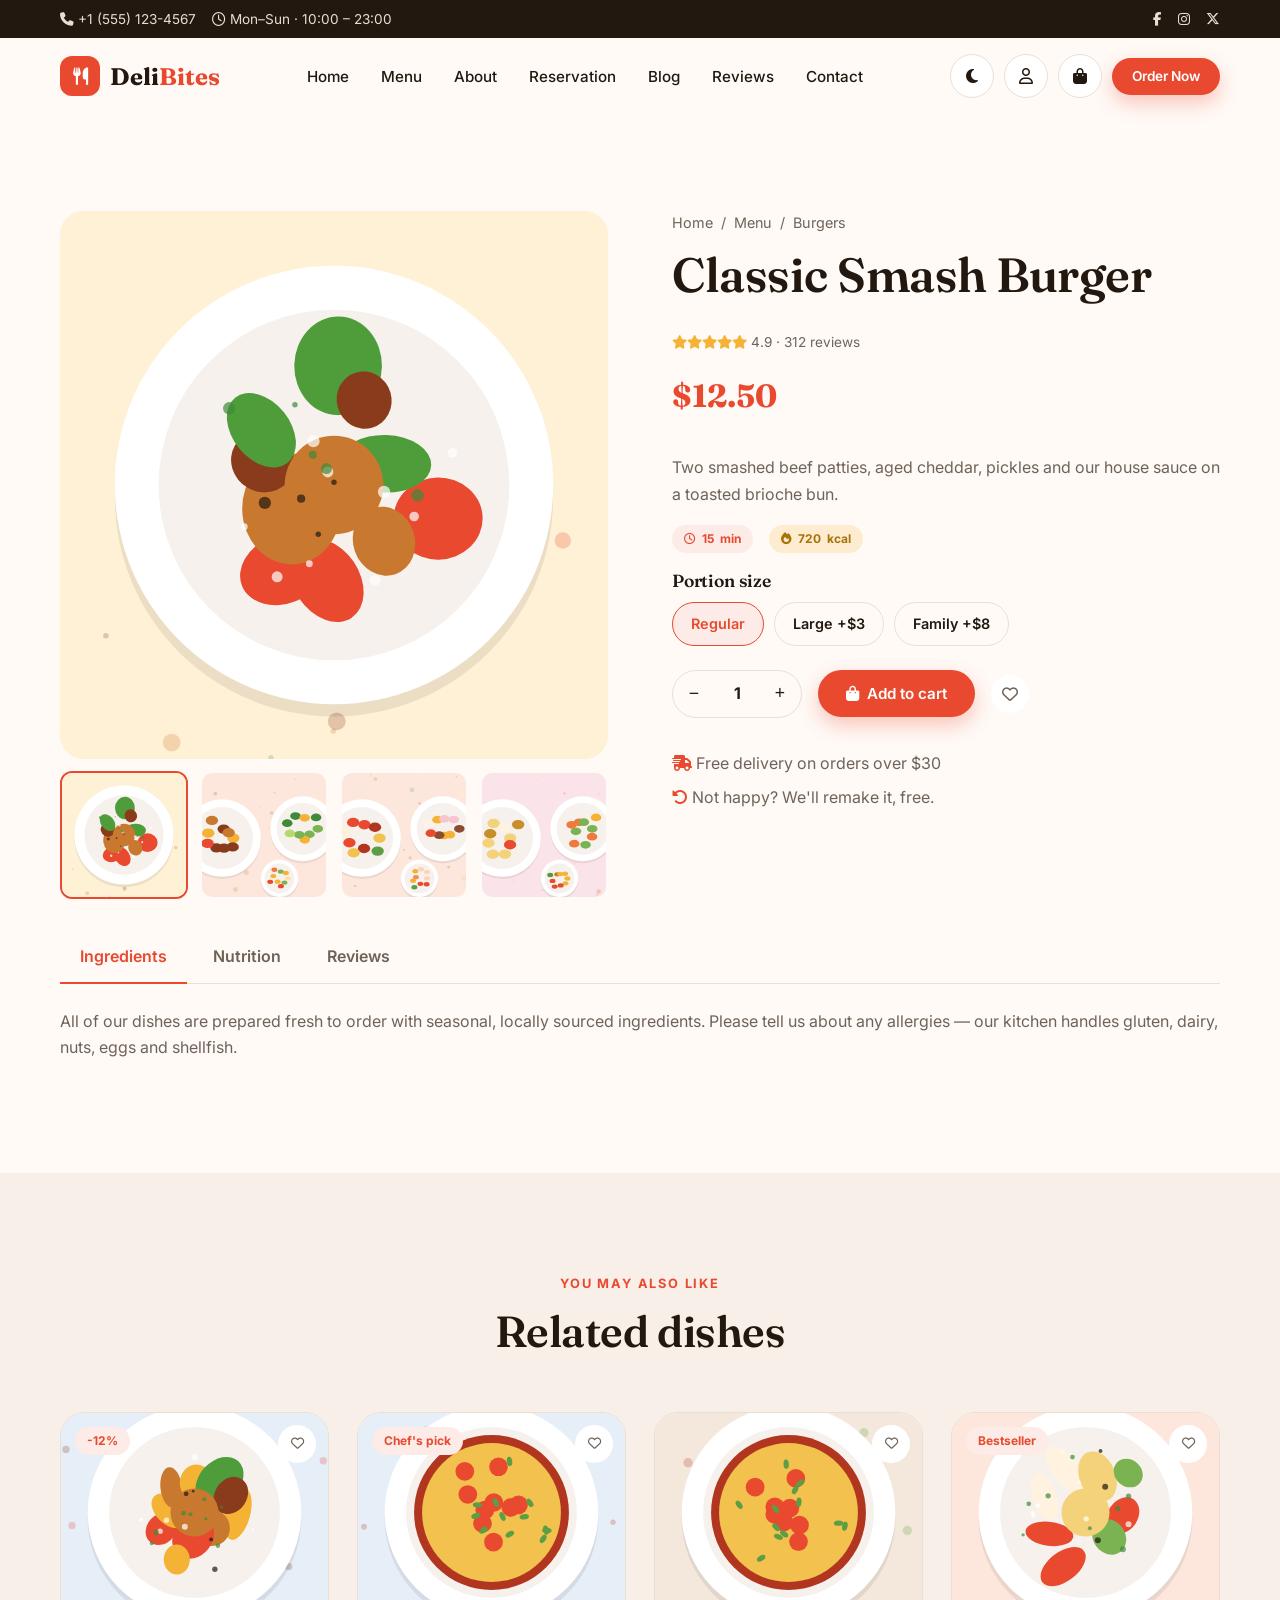
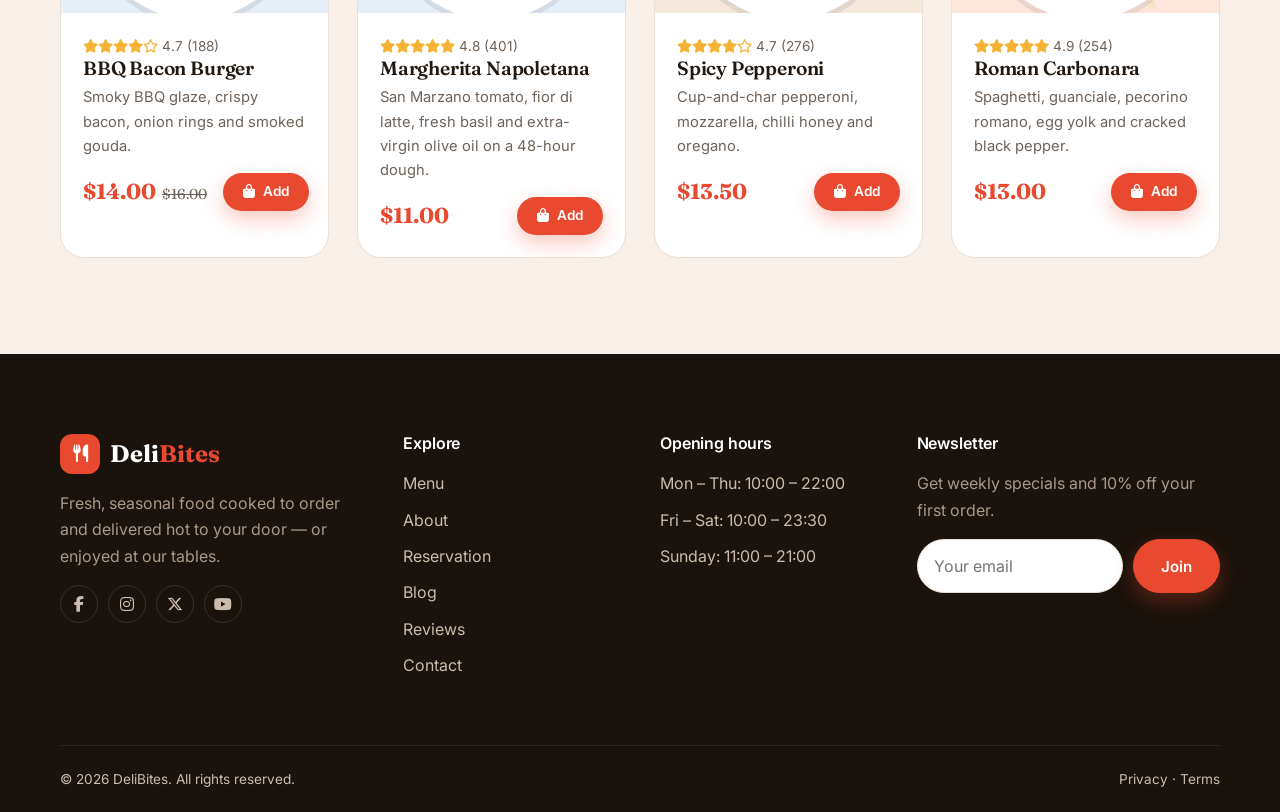
<file: dish.html>
<!DOCTYPE html>
<html lang="en" dir="ltr">
<head>
  <meta charset="UTF-8">
  <meta name="viewport" content="width=device-width, initial-scale=1.0">
  <title>Dish Details – DeliBites Restaurant</title>
  <meta name="description" content="Dish details, ingredients, nutrition and reviews.">
  <meta property="og:title" content="Dish Details – DeliBites Restaurant">
  <meta property="og:description" content="Dish details, ingredients, nutrition and reviews.">
  <meta property="og:type" content="website">
  <meta name="theme-color" content="#e8492f">
  <link rel="icon" type="image/svg+xml" href="assets/img/favicon.svg">
  <link rel="preconnect" href="https://fonts.googleapis.com">
  <link rel="preconnect" href="https://fonts.gstatic.com" crossorigin>
  <link href="https://fonts.googleapis.com/css2?family=Fraunces:ital,wght@0,600;0,700;1,600&family=Inter:wght@400;500;600;700&display=swap" rel="stylesheet">
  <link rel="stylesheet" href="https://cdnjs.cloudflare.com/ajax/libs/font-awesome/6.5.2/css/all.min.css">
  <link rel="stylesheet" href="assets/css/style.css">
</head>
<body>
  <a class="skip-link" href="#main">Skip to content</a>
  <div class="topbar">
    <div class="container">
      <div class="flex"><span><i class="fa-solid fa-phone"></i> +1 (555) 123-4567</span><span class="hide-sm"><i class="fa-regular fa-clock"></i> Mon–Sun · 10:00 – 23:00</span></div>
      <div class="flex"><a href="#" aria-label="Facebook"><i class="fa-brands fa-facebook-f"></i></a><a href="#" aria-label="Instagram"><i class="fa-brands fa-instagram"></i></a><a href="#" aria-label="X"><i class="fa-brands fa-x-twitter"></i></a></div>
    </div>
  </div>
  <header class="header">
    <div class="container">
      <a href="index.html" class="logo" aria-label="DeliBites home"><span class="logo-mark"><i class="fa-solid fa-utensils"></i></span><span>Deli<b>Bites</b></span></a>
      <nav class="nav" aria-label="Main"><a href="index.html">Home</a><a href="menu.html">Menu</a><a href="about.html">About</a><a href="reservation.html">Reservation</a><a href="blog.html">Blog</a><a href="reviews.html">Reviews</a><a href="contact.html">Contact</a></nav>
      <div class="header-actions">
        <button class="icon-btn" data-theme-toggle aria-label="Toggle dark mode"><i class="fa-solid fa-moon"></i></button>
        <a href="login.html" class="icon-btn account-link" aria-label="Account"><i class="fa-regular fa-user"></i></a>
        <a href="cart.html" class="icon-btn" aria-label="Cart"><i class="fa-solid fa-bag-shopping"></i><span class="cart-count">0</span></a>
        <a href="menu.html" class="btn btn-primary btn-sm">Order Now</a>
        <button class="icon-btn menu-toggle" aria-label="Open menu" aria-expanded="false"><i class="fa-solid fa-bars"></i></button>
      </div>
    </div>
  </header>
  <main id="main">

    <section class="section" id="dish-page">
      <div class="container split" style="align-items:start">
        <div class="dish-gallery">
          <div class="main"><img data-dish="img" src="assets/img/dish-classic-burger.svg" alt="" width="600" height="600"></div>
          <div class="thumbs">
            <button class="active" aria-label="Image 1"><img src="assets/img/dish-classic-burger.svg" alt=""></button>
            <button aria-label="Image 2"><img src="assets/img/gallery-1.svg" alt=""></button>
            <button aria-label="Image 3"><img src="assets/img/gallery-2.svg" alt=""></button>
            <button aria-label="Image 4"><img src="assets/img/gallery-3.svg" alt=""></button>
          </div>
        </div>
        <div>
          <nav class="breadcrumb" style="justify-content:flex-start;margin-bottom:12px" aria-label="Breadcrumb"><a href="index.html">Home</a><span>/</span><a href="menu.html">Menu</a><span>/</span><span data-dish="category"></span></nav>
          <h1 data-dish="name" style="font-size:clamp(2rem,4vw,3rem)">Dish</h1>
          <div class="rating" data-dish="rating"></div>
          <p class="price mt-2" data-dish="price" style="font-size:2rem"></p>
          <p data-dish="desc"></p>
          <div class="flex wrap" style="margin:18px 0"><span class="badge"><i class="fa-regular fa-clock"></i> <span data-dish="time"></span> min</span><span class="badge badge-gold"><i class="fa-solid fa-fire"></i> <span data-dish="kcal"></span> kcal</span><span class="badge badge-green" data-dish="veg"><i class="fa-solid fa-leaf"></i> Vegetarian</span></div>
          <h4>Portion size</h4>
          <div class="option-group" style="margin-bottom:24px">
            <label><input type="radio" name="size" value="Regular" checked><span>Regular</span></label>
            <label><input type="radio" name="size" value="Large (+$3)"><span>Large +$3</span></label>
            <label><input type="radio" name="size" value="Family (+$8)"><span>Family +$8</span></label>
          </div>
          <div class="flex wrap">
            <div class="qty"><button data-step="down" aria-label="Decrease">−</button><input id="dish-qty" value="1" aria-label="Quantity" inputmode="numeric"><button data-step="up" aria-label="Increase">+</button></div>
            <button class="btn btn-primary" data-add-to-cart="classic-burger" data-use-qty><i class="fa-solid fa-bag-shopping"></i> Add to cart</button>
            <button class="icon-btn fav-btn" style="position:static" data-id="classic-burger" aria-label="Save to favourites"><i class="fa-regular fa-heart"></i></button>
          </div>
          <ul class="mt-4" style="display:grid;gap:8px;color:var(--muted)"><li><i class="fa-solid fa-truck-fast" style="color:var(--primary)"></i> Free delivery on orders over $30</li><li><i class="fa-solid fa-rotate-left" style="color:var(--primary)"></i> Not happy? We'll remake it, free.</li></ul>
        </div>
      </div>
      <div class="container mt-4" data-tabs>
        <div class="tabs" role="tablist">
          <button class="tab-btn active" role="tab" aria-selected="true" aria-controls="tab-ing">Ingredients</button>
          <button class="tab-btn" role="tab" aria-selected="false" aria-controls="tab-nut">Nutrition</button>
          <button class="tab-btn" role="tab" aria-selected="false" aria-controls="tab-rev">Reviews</button>
        </div>
        <div class="tab-panel active" id="tab-ing" role="tabpanel"><p>All of our dishes are prepared fresh to order with seasonal, locally sourced ingredients. Please tell us about any allergies — our kitchen handles gluten, dairy, nuts, eggs and shellfish.</p></div>
        <div class="tab-panel" id="tab-nut" role="tabpanel"><div class="nutrition"><div><strong data-dish="kcal"></strong>kcal</div><div><strong>32g</strong>Protein</div><div><strong>48g</strong>Carbs</div><div><strong>22g</strong>Fat</div></div></div>
        <div class="tab-panel" id="tab-rev" role="tabpanel"><div class="grid grid-2">
        <article class="review-card reveal">
          <div class="rating"><i class="fa-solid fa-star"></i><i class="fa-solid fa-star"></i><i class="fa-solid fa-star"></i><i class="fa-solid fa-star"></i><i class="fa-solid fa-star"></i></div>
          <blockquote>“Booked a table for a birthday and the staff went above and beyond. Highly recommend.”</blockquote>
          <div class="author"><img class="avatar" src="assets/img/person-david-miller.svg" alt="David Miller" width="48" height="48"><div><strong>David Miller</strong><span>Verified customer</span></div></div>
        </article>
        <article class="review-card reveal">
          <div class="rating"><i class="fa-solid fa-star"></i><i class="fa-solid fa-star"></i><i class="fa-solid fa-star"></i><i class="fa-solid fa-star"></i><i class="fa-solid fa-star"></i></div>
          <blockquote>“Clean ingredients, generous portions, fair prices. Hard to ask for more.”</blockquote>
          <div class="author"><img class="avatar" src="assets/img/person-elena-rossi.svg" alt="Elena Rossi" width="48" height="48"><div><strong>Elena Rossi</strong><span>Verified customer</span></div></div>
        </article></div></div>
      </div>
    </section>
    <section class="section section-alt">
      <div class="container"><div class="section-head"><span class="eyebrow">You may also like</span><h2>Related dishes</h2></div><div class="grid grid-4" id="related"></div></div>
    </section>
  </main>
  <footer class="footer">
    <div class="container">
      <div class="footer-grid">
        <div>
          <a href="index.html" class="logo"><span class="logo-mark"><i class="fa-solid fa-utensils"></i></span><span>Deli<b>Bites</b></span></a>
          <p>Fresh, seasonal food cooked to order and delivered hot to your door — or enjoyed at our tables.</p>
          <div class="socials"><a href="#" aria-label="Facebook"><i class="fa-brands fa-facebook-f"></i></a><a href="#" aria-label="Instagram"><i class="fa-brands fa-instagram"></i></a><a href="#" aria-label="X"><i class="fa-brands fa-x-twitter"></i></a><a href="#" aria-label="YouTube"><i class="fa-brands fa-youtube"></i></a></div>
        </div>
        <div><h4>Explore</h4><ul><li><a href="menu.html">Menu</a></li><li><a href="about.html">About</a></li><li><a href="reservation.html">Reservation</a></li><li><a href="blog.html">Blog</a></li><li><a href="reviews.html">Reviews</a></li><li><a href="contact.html">Contact</a></li></ul></div>
        <div><h4>Opening hours</h4><ul><li>Mon – Thu: 10:00 – 22:00</li><li>Fri – Sat: 10:00 – 23:30</li><li>Sunday: 11:00 – 21:00</li></ul></div>
        <div><h4>Newsletter</h4><p>Get weekly specials and 10% off your first order.</p>
          <form class="newsletter" data-validate data-success="You're subscribed!"><label class="sr-only" for="nl-email" hidden>Email</label><input id="nl-email" class="input" type="email" placeholder="Your email" required><button class="btn btn-primary" type="submit">Join</button></form>
        </div>
      </div>
      <div class="footer-bottom"><span>© <span data-year>2026</span> DeliBites. All rights reserved.</span><span><a href="#">Privacy</a> · <a href="#">Terms</a></span></div>
    </div>
  </footer>
  <button class="back-top" aria-label="Back to top"><i class="fa-solid fa-arrow-up"></i></button>
  <script src="assets/js/data.js"></script>
  <script src="assets/js/main.js"></script>
</body>
</html>
</file>
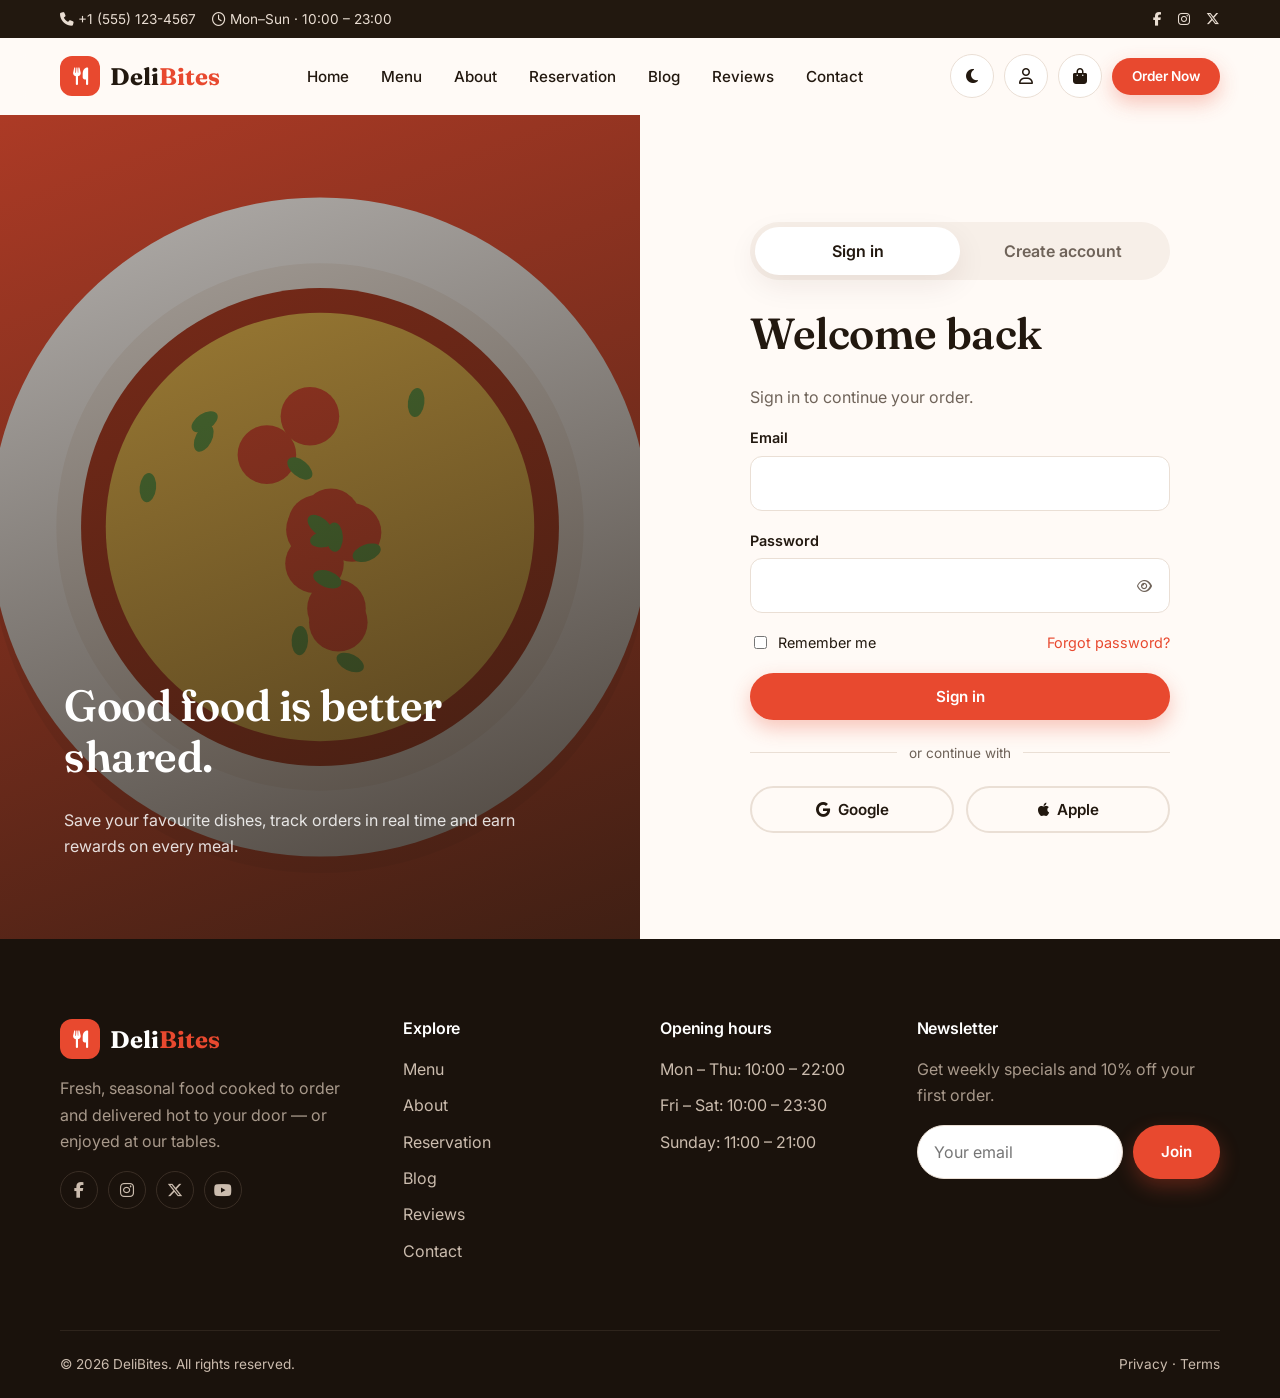
<file: login.html>
<!DOCTYPE html>
<html lang="en" dir="ltr">
<head>
  <meta charset="UTF-8">
  <meta name="viewport" content="width=device-width, initial-scale=1.0">
  <title>Sign In – DeliBites Restaurant</title>
  <meta name="description" content="Sign in or create a DeliBites account.">
  <meta property="og:title" content="Sign In – DeliBites Restaurant">
  <meta property="og:description" content="Sign in or create a DeliBites account.">
  <meta property="og:type" content="website">
  <meta name="theme-color" content="#e8492f">
  <link rel="icon" type="image/svg+xml" href="assets/img/favicon.svg">
  <link rel="preconnect" href="https://fonts.googleapis.com">
  <link rel="preconnect" href="https://fonts.gstatic.com" crossorigin>
  <link href="https://fonts.googleapis.com/css2?family=Fraunces:ital,wght@0,600;0,700;1,600&family=Inter:wght@400;500;600;700&display=swap" rel="stylesheet">
  <link rel="stylesheet" href="https://cdnjs.cloudflare.com/ajax/libs/font-awesome/6.5.2/css/all.min.css">
  <link rel="stylesheet" href="assets/css/style.css">
</head>
<body>
  <a class="skip-link" href="#main">Skip to content</a>
  <div class="topbar">
    <div class="container">
      <div class="flex"><span><i class="fa-solid fa-phone"></i> +1 (555) 123-4567</span><span class="hide-sm"><i class="fa-regular fa-clock"></i> Mon–Sun · 10:00 – 23:00</span></div>
      <div class="flex"><a href="#" aria-label="Facebook"><i class="fa-brands fa-facebook-f"></i></a><a href="#" aria-label="Instagram"><i class="fa-brands fa-instagram"></i></a><a href="#" aria-label="X"><i class="fa-brands fa-x-twitter"></i></a></div>
    </div>
  </div>
  <header class="header">
    <div class="container">
      <a href="index.html" class="logo" aria-label="DeliBites home"><span class="logo-mark"><i class="fa-solid fa-utensils"></i></span><span>Deli<b>Bites</b></span></a>
      <nav class="nav" aria-label="Main"><a href="index.html">Home</a><a href="menu.html">Menu</a><a href="about.html">About</a><a href="reservation.html">Reservation</a><a href="blog.html">Blog</a><a href="reviews.html">Reviews</a><a href="contact.html">Contact</a></nav>
      <div class="header-actions">
        <button class="icon-btn" data-theme-toggle aria-label="Toggle dark mode"><i class="fa-solid fa-moon"></i></button>
        <a href="login.html" class="icon-btn account-link" aria-label="Account"><i class="fa-regular fa-user"></i></a>
        <a href="cart.html" class="icon-btn" aria-label="Cart"><i class="fa-solid fa-bag-shopping"></i><span class="cart-count">0</span></a>
        <a href="menu.html" class="btn btn-primary btn-sm">Order Now</a>
        <button class="icon-btn menu-toggle" aria-label="Open menu" aria-expanded="false"><i class="fa-solid fa-bars"></i></button>
      </div>
    </div>
  </header>
  <main id="main">

    <section class="auth">
      <div class="auth-side"><h2>Good food is better shared.</h2><p>Save your favourite dishes, track orders in real time and earn rewards on every meal.</p></div>
      <div class="auth-form"><div>
        <div class="auth-tabs"><button class="active" data-target="login">Sign in</button><button data-target="signup">Create account</button></div>
        <div data-auth-panel="login">
          <h2>Welcome back</h2><p>Sign in to continue your order.</p>
          <form data-validate data-success="Signed in (demo)">
            <div class="form-group"><label for="l-email">Email</label><input id="l-email" class="input" type="email" required autocomplete="email"></div>
            <div class="form-group"><label for="l-pass">Password</label><div class="pass-wrap"><input id="l-pass" class="input" type="password" required autocomplete="current-password"><button type="button" class="pass-toggle" aria-label="Show password"><i class="fa-regular fa-eye"></i></button></div></div>
            <div class="flex between" style="margin-bottom:18px;font-size:.9rem"><label class="flex" style="gap:8px"><input type="checkbox"> Remember me</label><a href="#" style="color:var(--primary)">Forgot password?</a></div>
            <button class="btn btn-primary btn-block" type="submit">Sign in</button>
          </form>
        </div>
        <div data-auth-panel="signup" hidden>
          <h2>Create your account</h2><p>Get 10% off your first order.</p>
          <form data-validate data-success="Account created (demo)">
            <div class="form-group"><label for="s-name">Full name</label><input id="s-name" class="input" required autocomplete="name"></div>
            <div class="form-group"><label for="s-email">Email</label><input id="s-email" class="input" type="email" required autocomplete="email"></div>
            <div class="form-row"><div class="form-group"><label for="s-pass">Password</label><div class="pass-wrap"><input id="s-pass" name="password" class="input" type="password" required autocomplete="new-password"><button type="button" class="pass-toggle" aria-label="Show password"><i class="fa-regular fa-eye"></i></button></div></div><div class="form-group"><label for="s-conf">Confirm</label><input id="s-conf" name="confirm" class="input" type="password" required autocomplete="new-password"></div></div>
            <label class="flex" style="gap:8px;margin-bottom:18px;font-size:.9rem"><input type="checkbox" required> I agree to the Terms & Privacy Policy</label>
            <button class="btn btn-primary btn-block" type="submit">Create account</button>
          </form>
        </div>
        <div class="divider">or continue with</div>
        <div class="grid grid-2" style="gap:12px"><button class="btn btn-outline"><i class="fa-brands fa-google"></i> Google</button><button class="btn btn-outline"><i class="fa-brands fa-apple"></i> Apple</button></div>
      </div></div>
    </section>
  </main>
  <footer class="footer">
    <div class="container">
      <div class="footer-grid">
        <div>
          <a href="index.html" class="logo"><span class="logo-mark"><i class="fa-solid fa-utensils"></i></span><span>Deli<b>Bites</b></span></a>
          <p>Fresh, seasonal food cooked to order and delivered hot to your door — or enjoyed at our tables.</p>
          <div class="socials"><a href="#" aria-label="Facebook"><i class="fa-brands fa-facebook-f"></i></a><a href="#" aria-label="Instagram"><i class="fa-brands fa-instagram"></i></a><a href="#" aria-label="X"><i class="fa-brands fa-x-twitter"></i></a><a href="#" aria-label="YouTube"><i class="fa-brands fa-youtube"></i></a></div>
        </div>
        <div><h4>Explore</h4><ul><li><a href="menu.html">Menu</a></li><li><a href="about.html">About</a></li><li><a href="reservation.html">Reservation</a></li><li><a href="blog.html">Blog</a></li><li><a href="reviews.html">Reviews</a></li><li><a href="contact.html">Contact</a></li></ul></div>
        <div><h4>Opening hours</h4><ul><li>Mon – Thu: 10:00 – 22:00</li><li>Fri – Sat: 10:00 – 23:30</li><li>Sunday: 11:00 – 21:00</li></ul></div>
        <div><h4>Newsletter</h4><p>Get weekly specials and 10% off your first order.</p>
          <form class="newsletter" data-validate data-success="You're subscribed!"><label class="sr-only" for="nl-email" hidden>Email</label><input id="nl-email" class="input" type="email" placeholder="Your email" required><button class="btn btn-primary" type="submit">Join</button></form>
        </div>
      </div>
      <div class="footer-bottom"><span>© <span data-year>2026</span> DeliBites. All rights reserved.</span><span><a href="#">Privacy</a> · <a href="#">Terms</a></span></div>
    </div>
  </footer>
  <button class="back-top" aria-label="Back to top"><i class="fa-solid fa-arrow-up"></i></button>
  <script src="assets/js/data.js"></script>
  <script src="assets/js/main.js"></script>
</body>
</html>
</file>
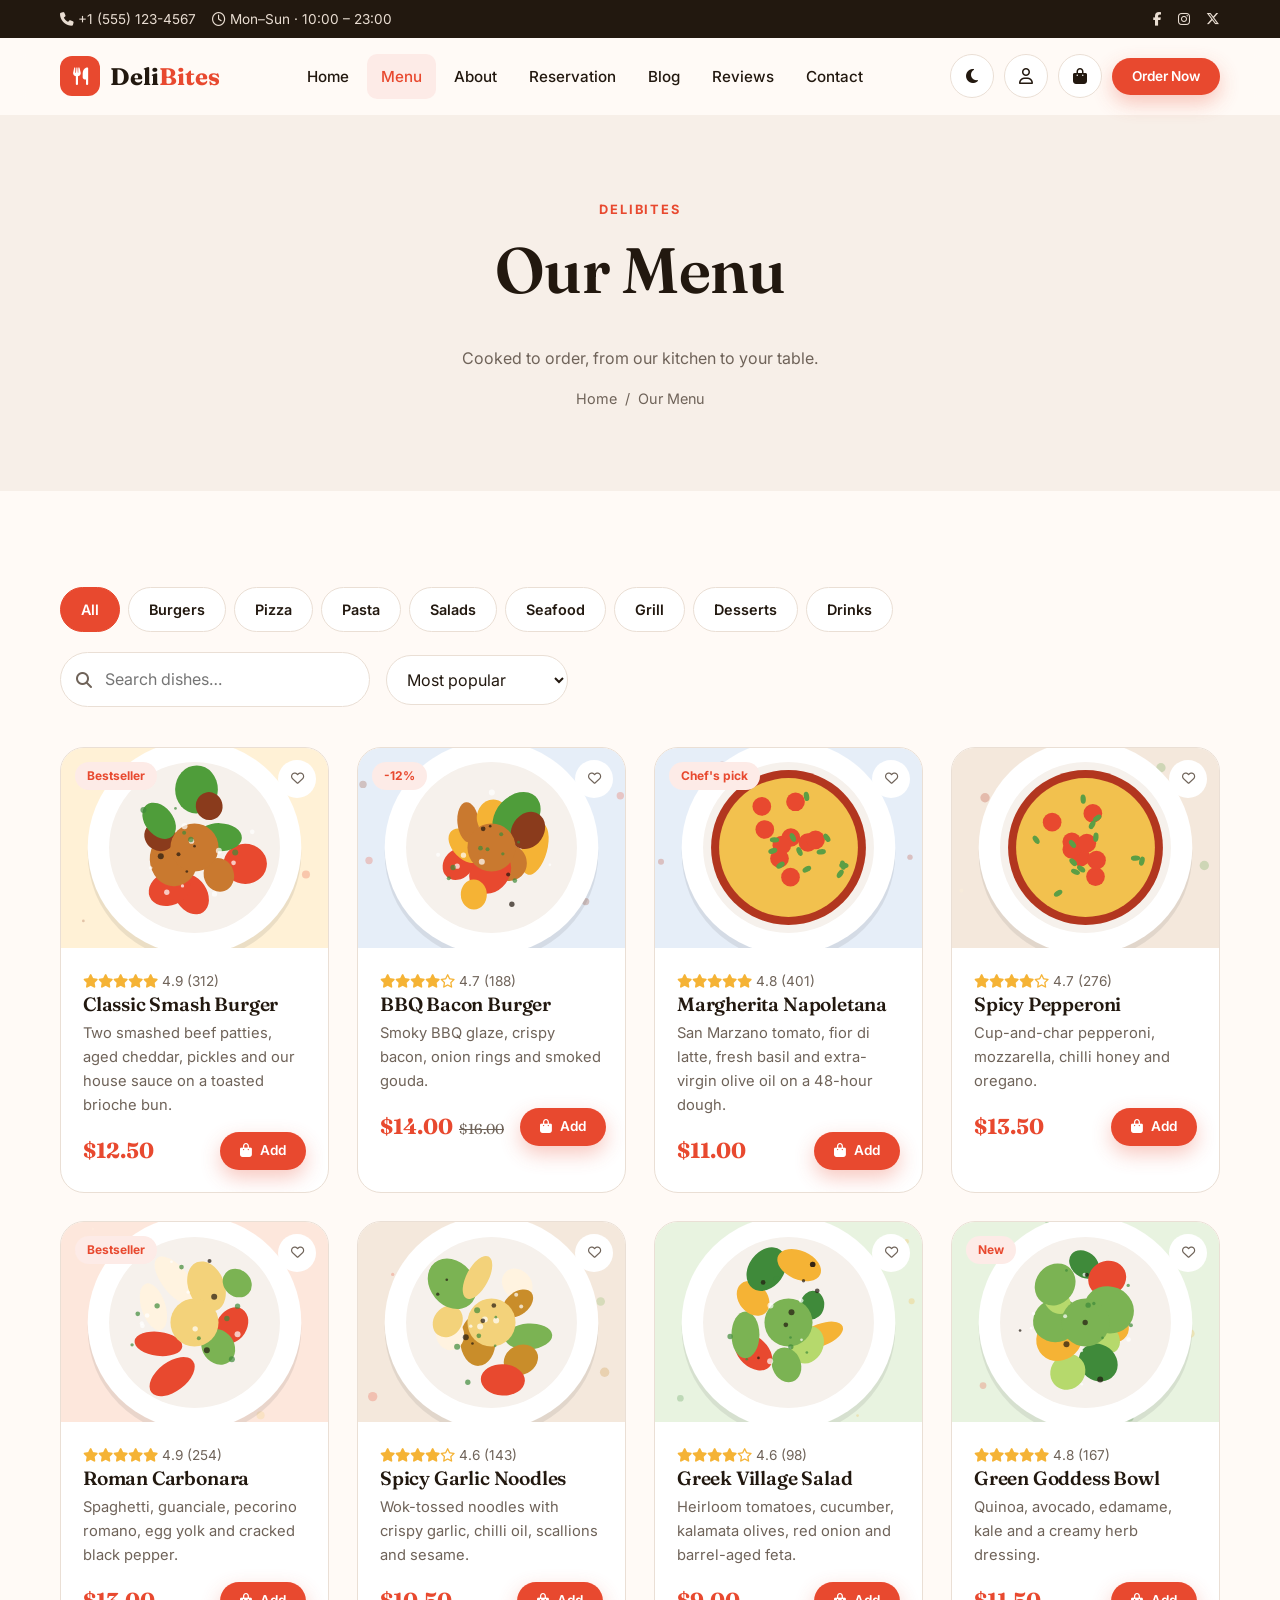
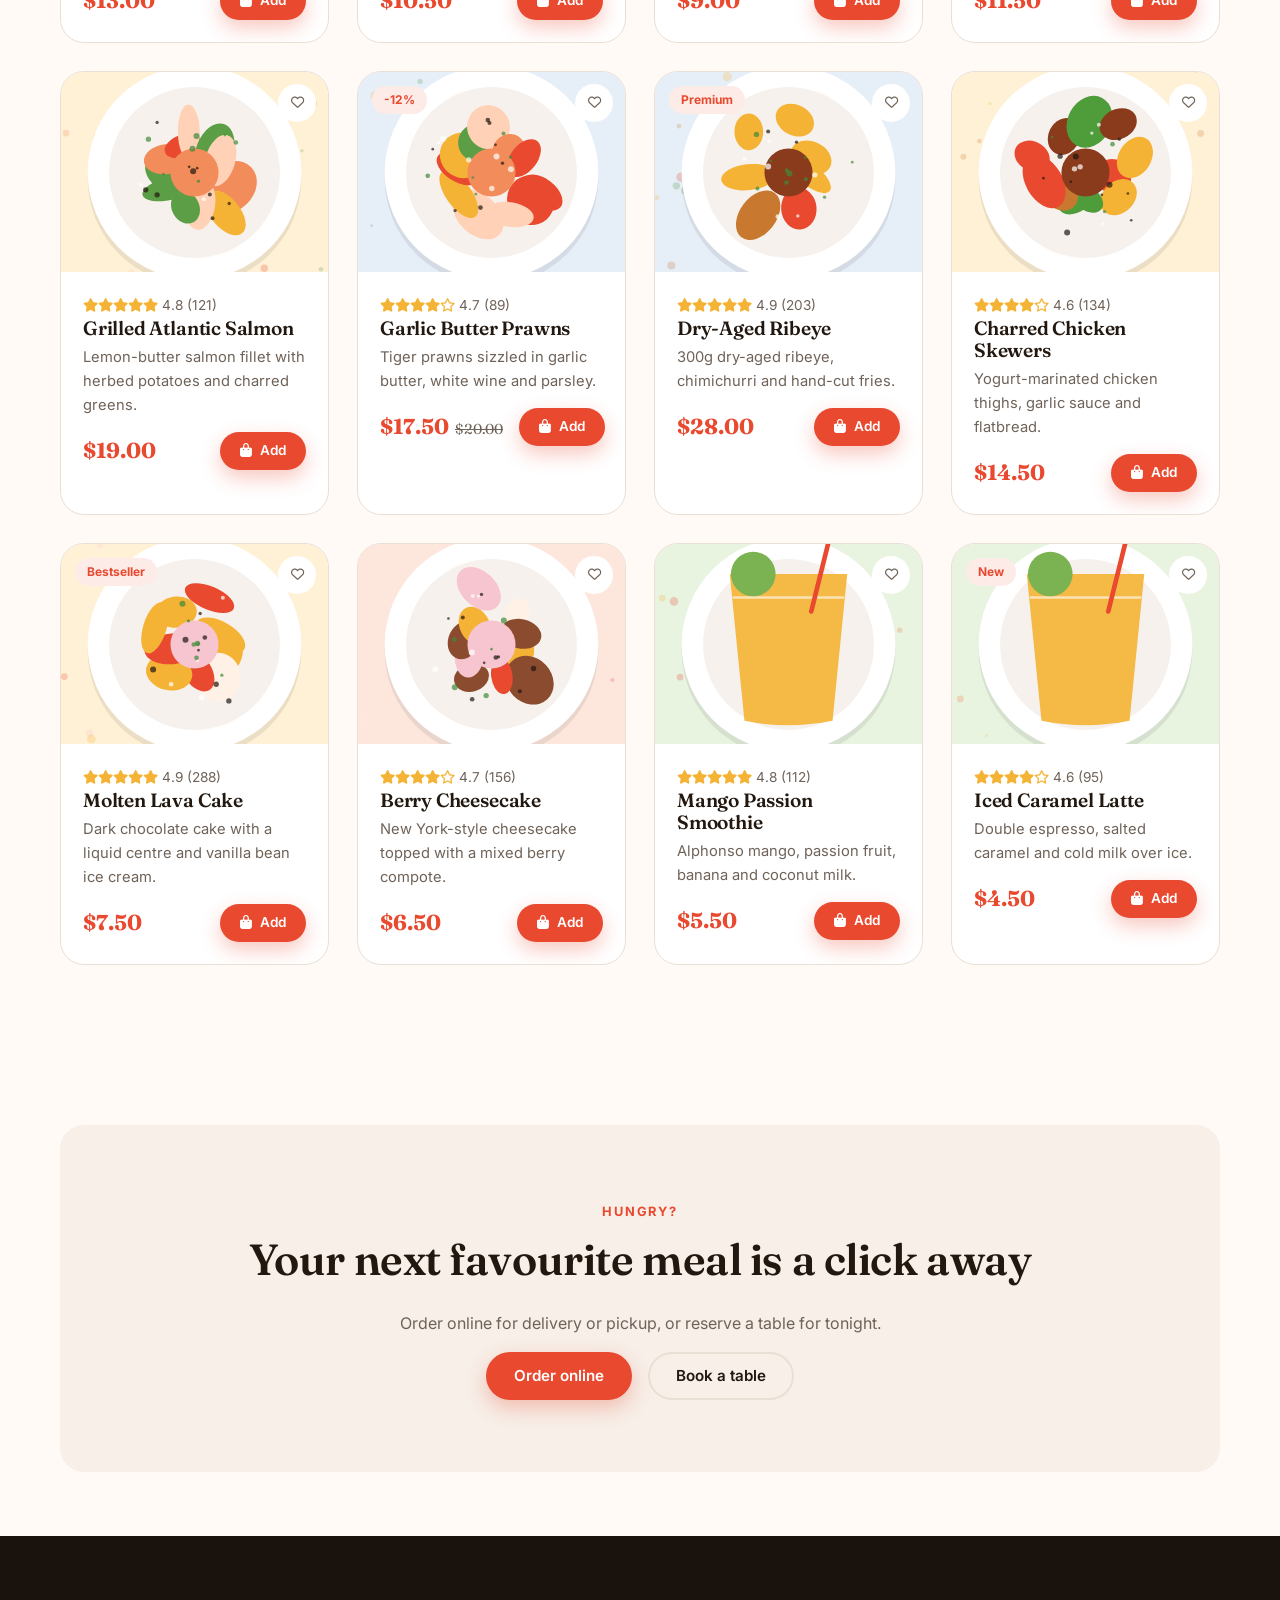
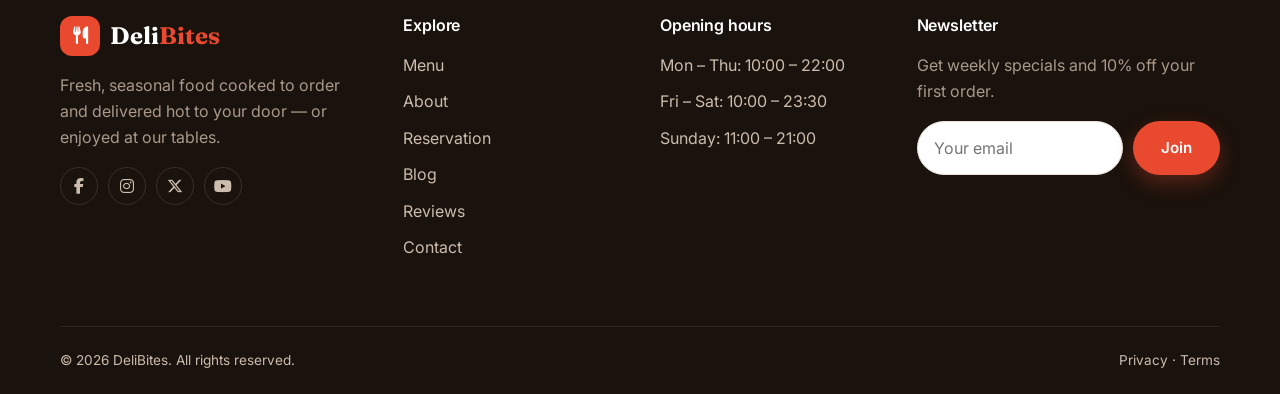
<file: menu.html>
<!DOCTYPE html>
<html lang="en" dir="ltr">
<head>
  <meta charset="UTF-8">
  <meta name="viewport" content="width=device-width, initial-scale=1.0">
  <title>Menu – DeliBites Restaurant</title>
  <meta name="description" content="Browse the full DeliBites menu: burgers, pizza, pasta, salads, seafood, grill, desserts and drinks.">
  <meta property="og:title" content="Menu – DeliBites Restaurant">
  <meta property="og:description" content="Browse the full DeliBites menu: burgers, pizza, pasta, salads, seafood, grill, desserts and drinks.">
  <meta property="og:type" content="website">
  <meta name="theme-color" content="#e8492f">
  <link rel="icon" type="image/svg+xml" href="assets/img/favicon.svg">
  <link rel="preconnect" href="https://fonts.googleapis.com">
  <link rel="preconnect" href="https://fonts.gstatic.com" crossorigin>
  <link href="https://fonts.googleapis.com/css2?family=Fraunces:ital,wght@0,600;0,700;1,600&family=Inter:wght@400;500;600;700&display=swap" rel="stylesheet">
  <link rel="stylesheet" href="https://cdnjs.cloudflare.com/ajax/libs/font-awesome/6.5.2/css/all.min.css">
  <link rel="stylesheet" href="assets/css/style.css">
</head>
<body>
  <a class="skip-link" href="#main">Skip to content</a>
  <div class="topbar">
    <div class="container">
      <div class="flex"><span><i class="fa-solid fa-phone"></i> +1 (555) 123-4567</span><span class="hide-sm"><i class="fa-regular fa-clock"></i> Mon–Sun · 10:00 – 23:00</span></div>
      <div class="flex"><a href="#" aria-label="Facebook"><i class="fa-brands fa-facebook-f"></i></a><a href="#" aria-label="Instagram"><i class="fa-brands fa-instagram"></i></a><a href="#" aria-label="X"><i class="fa-brands fa-x-twitter"></i></a></div>
    </div>
  </div>
  <header class="header">
    <div class="container">
      <a href="index.html" class="logo" aria-label="DeliBites home"><span class="logo-mark"><i class="fa-solid fa-utensils"></i></span><span>Deli<b>Bites</b></span></a>
      <nav class="nav" aria-label="Main"><a href="index.html">Home</a><a href="menu.html">Menu</a><a href="about.html">About</a><a href="reservation.html">Reservation</a><a href="blog.html">Blog</a><a href="reviews.html">Reviews</a><a href="contact.html">Contact</a></nav>
      <div class="header-actions">
        <button class="icon-btn" data-theme-toggle aria-label="Toggle dark mode"><i class="fa-solid fa-moon"></i></button>
        <a href="login.html" class="icon-btn account-link" aria-label="Account"><i class="fa-regular fa-user"></i></a>
        <a href="cart.html" class="icon-btn" aria-label="Cart"><i class="fa-solid fa-bag-shopping"></i><span class="cart-count">0</span></a>
        <a href="menu.html" class="btn btn-primary btn-sm">Order Now</a>
        <button class="icon-btn menu-toggle" aria-label="Open menu" aria-expanded="false"><i class="fa-solid fa-bars"></i></button>
      </div>
    </div>
  </header>
  <main id="main">

    <section class="page-hero">
      <div class="container">
        <span class="eyebrow">DeliBites</span>
        <h1>Our Menu</h1>
        <p>Cooked to order, from our kitchen to your table.</p>
        <nav class="breadcrumb" aria-label="Breadcrumb"><a href="index.html">Home</a><span>/</span><span>Our Menu</span></nav>
      </div>
    </section>
    <section class="section">
      <div class="container">
        <div class="menu-toolbar">
          <div class="filters" role="group" aria-label="Filter by category">
            <button class="filter-btn active" data-filter="all">All</button>
            <button class="filter-btn" data-filter="burgers">Burgers</button>
            <button class="filter-btn" data-filter="pizza">Pizza</button>
            <button class="filter-btn" data-filter="pasta">Pasta</button>
            <button class="filter-btn" data-filter="salads">Salads</button>
            <button class="filter-btn" data-filter="seafood">Seafood</button>
            <button class="filter-btn" data-filter="grill">Grill</button>
            <button class="filter-btn" data-filter="desserts">Desserts</button>
            <button class="filter-btn" data-filter="drinks">Drinks</button>
          </div>
          <div class="flex wrap">
            <div class="search-box"><i class="fa-solid fa-magnifying-glass"></i><label for="menu-search" hidden>Search dishes</label><input id="menu-search" class="input" type="search" placeholder="Search dishes…"></div>
            <label for="menu-sort" hidden>Sort</label>
            <select id="menu-sort" class="select" style="width:auto;border-radius:999px"><option value="popular">Most popular</option><option value="rating">Top rated</option><option value="low">Price: low to high</option><option value="high">Price: high to low</option></select>
          </div>
        </div>
        <div class="grid grid-4" id="menu-grid" data-dishes="all"></div>
        <div class="empty-state"><i class="fa-solid fa-bowl-food" style="font-size:2rem"></i><p>No dishes match your search.</p></div>
      </div>
    </section>

    <section class="section-sm">
      <div class="container">
        <div class="cta reveal">
          <span class="eyebrow">Hungry?</span>
          <h2>Your next favourite meal is a click away</h2>
          <p>Order online for delivery or pickup, or reserve a table for tonight.</p>
          <div class="flex wrap" style="justify-content:center"><a href="menu.html" class="btn btn-primary">Order online</a><a href="reservation.html" class="btn btn-outline">Book a table</a></div>
        </div>
      </div>
    </section>
  </main>
  <footer class="footer">
    <div class="container">
      <div class="footer-grid">
        <div>
          <a href="index.html" class="logo"><span class="logo-mark"><i class="fa-solid fa-utensils"></i></span><span>Deli<b>Bites</b></span></a>
          <p>Fresh, seasonal food cooked to order and delivered hot to your door — or enjoyed at our tables.</p>
          <div class="socials"><a href="#" aria-label="Facebook"><i class="fa-brands fa-facebook-f"></i></a><a href="#" aria-label="Instagram"><i class="fa-brands fa-instagram"></i></a><a href="#" aria-label="X"><i class="fa-brands fa-x-twitter"></i></a><a href="#" aria-label="YouTube"><i class="fa-brands fa-youtube"></i></a></div>
        </div>
        <div><h4>Explore</h4><ul><li><a href="menu.html">Menu</a></li><li><a href="about.html">About</a></li><li><a href="reservation.html">Reservation</a></li><li><a href="blog.html">Blog</a></li><li><a href="reviews.html">Reviews</a></li><li><a href="contact.html">Contact</a></li></ul></div>
        <div><h4>Opening hours</h4><ul><li>Mon – Thu: 10:00 – 22:00</li><li>Fri – Sat: 10:00 – 23:30</li><li>Sunday: 11:00 – 21:00</li></ul></div>
        <div><h4>Newsletter</h4><p>Get weekly specials and 10% off your first order.</p>
          <form class="newsletter" data-validate data-success="You're subscribed!"><label class="sr-only" for="nl-email" hidden>Email</label><input id="nl-email" class="input" type="email" placeholder="Your email" required><button class="btn btn-primary" type="submit">Join</button></form>
        </div>
      </div>
      <div class="footer-bottom"><span>© <span data-year>2026</span> DeliBites. All rights reserved.</span><span><a href="#">Privacy</a> · <a href="#">Terms</a></span></div>
    </div>
  </footer>
  <button class="back-top" aria-label="Back to top"><i class="fa-solid fa-arrow-up"></i></button>
  <script src="assets/js/data.js"></script>
  <script src="assets/js/main.js"></script>
</body>
</html>
</file>
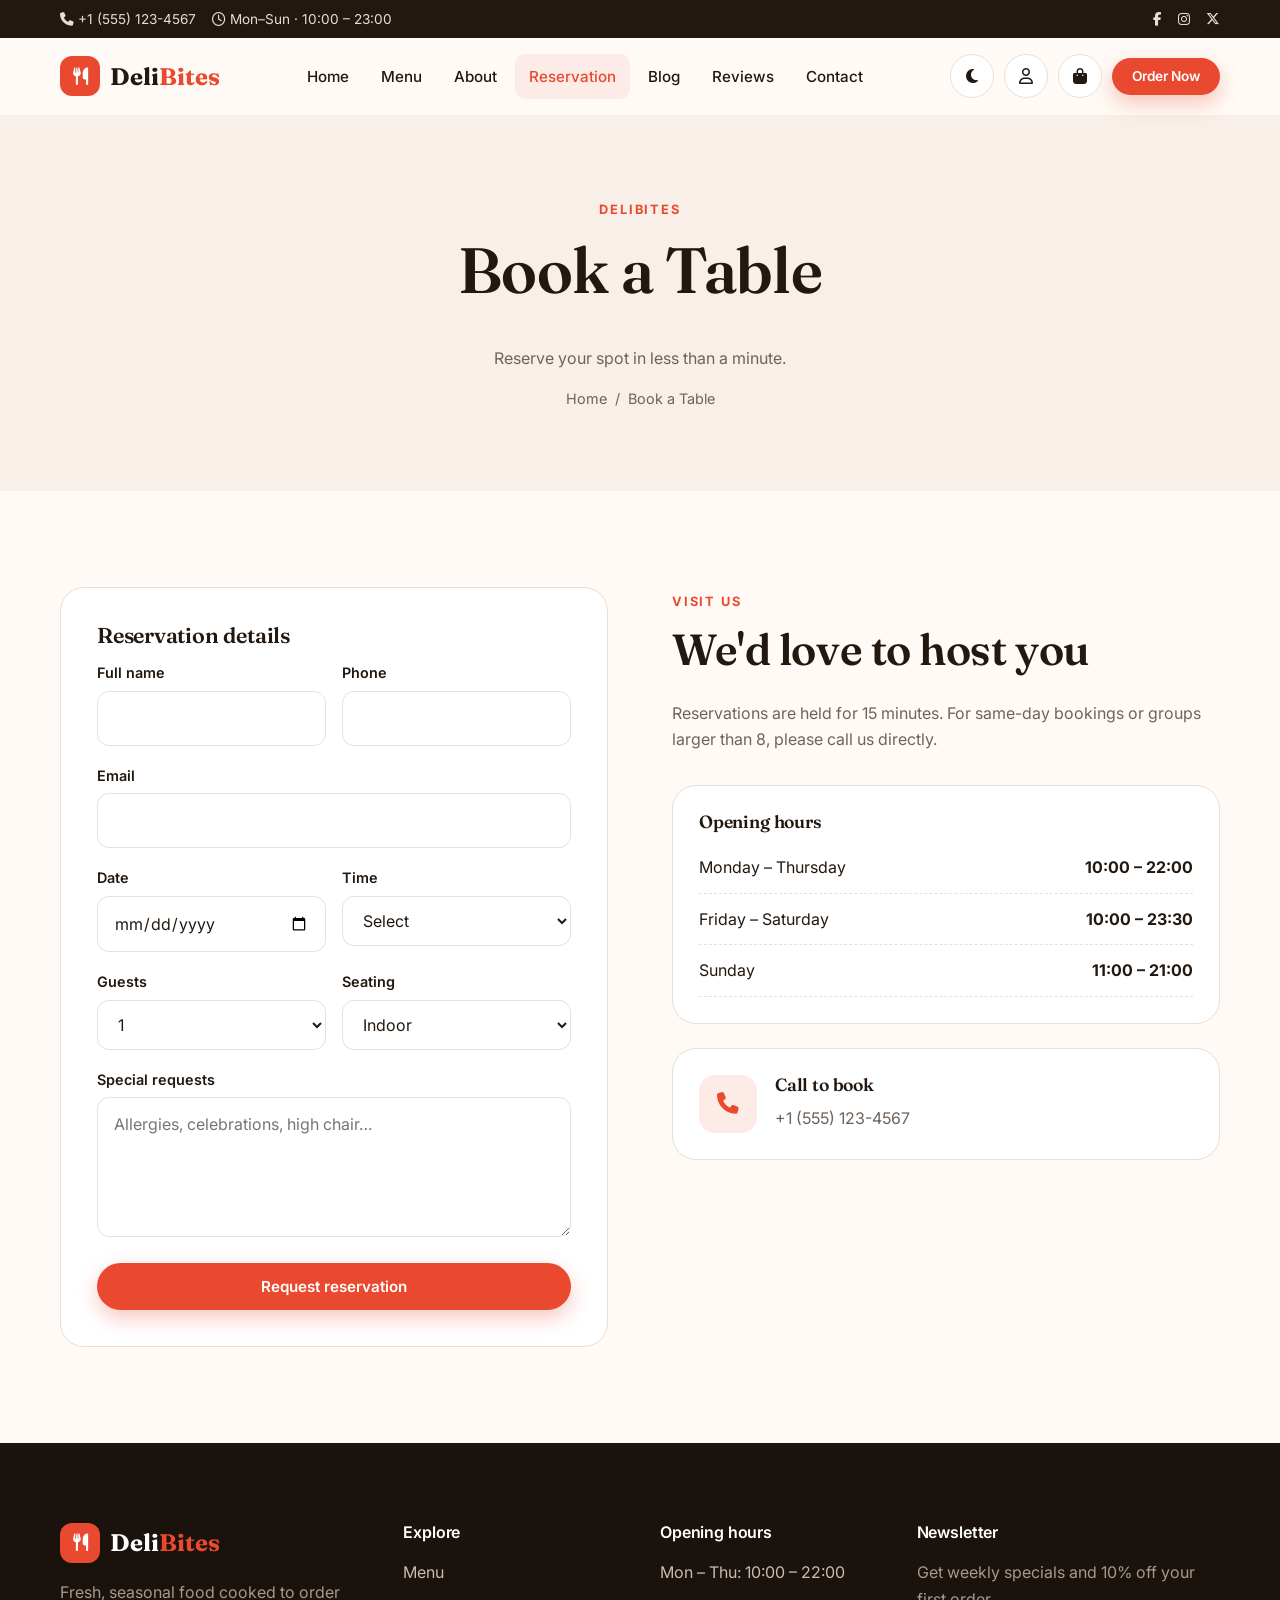
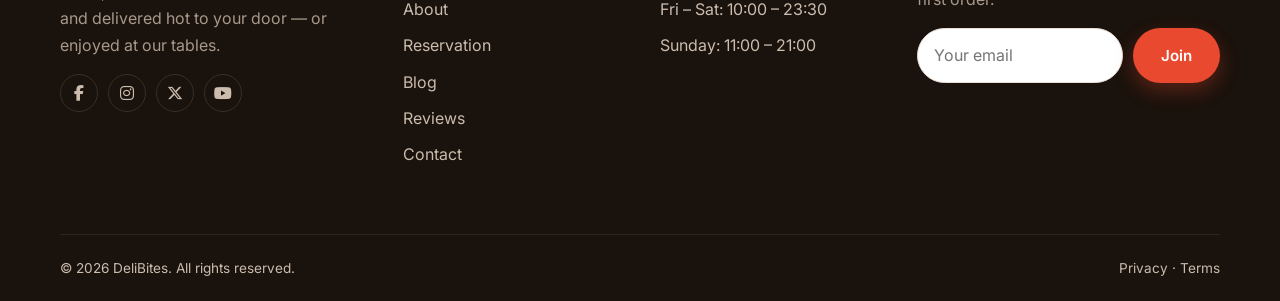
<file: reservation.html>
<!DOCTYPE html>
<html lang="en" dir="ltr">
<head>
  <meta charset="UTF-8">
  <meta name="viewport" content="width=device-width, initial-scale=1.0">
  <title>Reservation – DeliBites Restaurant</title>
  <meta name="description" content="Book a table at DeliBites online.">
  <meta property="og:title" content="Reservation – DeliBites Restaurant">
  <meta property="og:description" content="Book a table at DeliBites online.">
  <meta property="og:type" content="website">
  <meta name="theme-color" content="#e8492f">
  <link rel="icon" type="image/svg+xml" href="assets/img/favicon.svg">
  <link rel="preconnect" href="https://fonts.googleapis.com">
  <link rel="preconnect" href="https://fonts.gstatic.com" crossorigin>
  <link href="https://fonts.googleapis.com/css2?family=Fraunces:ital,wght@0,600;0,700;1,600&family=Inter:wght@400;500;600;700&display=swap" rel="stylesheet">
  <link rel="stylesheet" href="https://cdnjs.cloudflare.com/ajax/libs/font-awesome/6.5.2/css/all.min.css">
  <link rel="stylesheet" href="assets/css/style.css">
</head>
<body>
  <a class="skip-link" href="#main">Skip to content</a>
  <div class="topbar">
    <div class="container">
      <div class="flex"><span><i class="fa-solid fa-phone"></i> +1 (555) 123-4567</span><span class="hide-sm"><i class="fa-regular fa-clock"></i> Mon–Sun · 10:00 – 23:00</span></div>
      <div class="flex"><a href="#" aria-label="Facebook"><i class="fa-brands fa-facebook-f"></i></a><a href="#" aria-label="Instagram"><i class="fa-brands fa-instagram"></i></a><a href="#" aria-label="X"><i class="fa-brands fa-x-twitter"></i></a></div>
    </div>
  </div>
  <header class="header">
    <div class="container">
      <a href="index.html" class="logo" aria-label="DeliBites home"><span class="logo-mark"><i class="fa-solid fa-utensils"></i></span><span>Deli<b>Bites</b></span></a>
      <nav class="nav" aria-label="Main"><a href="index.html">Home</a><a href="menu.html">Menu</a><a href="about.html">About</a><a href="reservation.html">Reservation</a><a href="blog.html">Blog</a><a href="reviews.html">Reviews</a><a href="contact.html">Contact</a></nav>
      <div class="header-actions">
        <button class="icon-btn" data-theme-toggle aria-label="Toggle dark mode"><i class="fa-solid fa-moon"></i></button>
        <a href="login.html" class="icon-btn account-link" aria-label="Account"><i class="fa-regular fa-user"></i></a>
        <a href="cart.html" class="icon-btn" aria-label="Cart"><i class="fa-solid fa-bag-shopping"></i><span class="cart-count">0</span></a>
        <a href="menu.html" class="btn btn-primary btn-sm">Order Now</a>
        <button class="icon-btn menu-toggle" aria-label="Open menu" aria-expanded="false"><i class="fa-solid fa-bars"></i></button>
      </div>
    </div>
  </header>
  <main id="main">

    <section class="page-hero">
      <div class="container">
        <span class="eyebrow">DeliBites</span>
        <h1>Book a Table</h1>
        <p>Reserve your spot in less than a minute.</p>
        <nav class="breadcrumb" aria-label="Breadcrumb"><a href="index.html">Home</a><span>/</span><span>Book a Table</span></nav>
      </div>
    </section>
    <section class="section">
      <div class="container split" style="align-items:start">
        <div class="card" style="padding:36px">
          <h3>Reservation details</h3>
          <form data-validate data-success="Table requested! We'll confirm by email.">
            <div class="form-row"><div class="form-group"><label for="r-name">Full name</label><input id="r-name" class="input" required></div><div class="form-group"><label for="r-phone">Phone</label><input id="r-phone" class="input" type="tel" required></div></div>
            <div class="form-group"><label for="r-email">Email</label><input id="r-email" class="input" type="email" required></div>
            <div class="form-row"><div class="form-group"><label for="r-date">Date</label><input id="r-date" class="input" type="date" required></div><div class="form-group"><label for="r-time">Time</label><select id="r-time" class="select" required><option value="">Select</option><option>12:00</option><option>13:00</option><option>14:00</option><option>18:00</option><option>19:00</option><option>20:00</option><option>21:00</option></select></div></div>
            <div class="form-row"><div class="form-group"><label for="r-guests">Guests</label><select id="r-guests" class="select"><option>1</option><option>2</option><option>3</option><option>4</option><option>5</option><option>6</option><option>7</option><option>8</option><option>9+</option></select></div><div class="form-group"><label for="r-area">Seating</label><select id="r-area" class="select"><option>Indoor</option><option>Terrace</option><option>Private room</option></select></div></div>
            <div class="form-group"><label for="r-note">Special requests</label><textarea id="r-note" class="textarea" placeholder="Allergies, celebrations, high chair…"></textarea></div>
            <button class="btn btn-primary btn-block" type="submit">Request reservation</button>
            <div class="form-msg">Thank you! Your request was received.</div>
          </form>
        </div>
        <div>
          <span class="eyebrow">Visit us</span>
          <h2>We'd love to host you</h2>
          <p>Reservations are held for 15 minutes. For same-day bookings or groups larger than 8, please call us directly.</p>
          <div class="sidebar-widget mt-4"><h4>Opening hours</h4><ul class="hours"><li><span>Monday – Thursday</span><strong>10:00 – 22:00</strong></li><li><span>Friday – Saturday</span><strong>10:00 – 23:30</strong></li><li><span>Sunday</span><strong>11:00 – 21:00</strong></li></ul></div>
          <div class="sidebar-widget"><div class="feature"><div class="feature-icon"><i class="fa-solid fa-phone"></i></div><div><h4>Call to book</h4><p class="mb-0">+1 (555) 123-4567</p></div></div></div>
        </div>
      </div>
    </section>
  </main>
  <footer class="footer">
    <div class="container">
      <div class="footer-grid">
        <div>
          <a href="index.html" class="logo"><span class="logo-mark"><i class="fa-solid fa-utensils"></i></span><span>Deli<b>Bites</b></span></a>
          <p>Fresh, seasonal food cooked to order and delivered hot to your door — or enjoyed at our tables.</p>
          <div class="socials"><a href="#" aria-label="Facebook"><i class="fa-brands fa-facebook-f"></i></a><a href="#" aria-label="Instagram"><i class="fa-brands fa-instagram"></i></a><a href="#" aria-label="X"><i class="fa-brands fa-x-twitter"></i></a><a href="#" aria-label="YouTube"><i class="fa-brands fa-youtube"></i></a></div>
        </div>
        <div><h4>Explore</h4><ul><li><a href="menu.html">Menu</a></li><li><a href="about.html">About</a></li><li><a href="reservation.html">Reservation</a></li><li><a href="blog.html">Blog</a></li><li><a href="reviews.html">Reviews</a></li><li><a href="contact.html">Contact</a></li></ul></div>
        <div><h4>Opening hours</h4><ul><li>Mon – Thu: 10:00 – 22:00</li><li>Fri – Sat: 10:00 – 23:30</li><li>Sunday: 11:00 – 21:00</li></ul></div>
        <div><h4>Newsletter</h4><p>Get weekly specials and 10% off your first order.</p>
          <form class="newsletter" data-validate data-success="You're subscribed!"><label class="sr-only" for="nl-email" hidden>Email</label><input id="nl-email" class="input" type="email" placeholder="Your email" required><button class="btn btn-primary" type="submit">Join</button></form>
        </div>
      </div>
      <div class="footer-bottom"><span>© <span data-year>2026</span> DeliBites. All rights reserved.</span><span><a href="#">Privacy</a> · <a href="#">Terms</a></span></div>
    </div>
  </footer>
  <button class="back-top" aria-label="Back to top"><i class="fa-solid fa-arrow-up"></i></button>
  <script src="assets/js/data.js"></script>
  <script src="assets/js/main.js"></script>
</body>
</html>
</file>
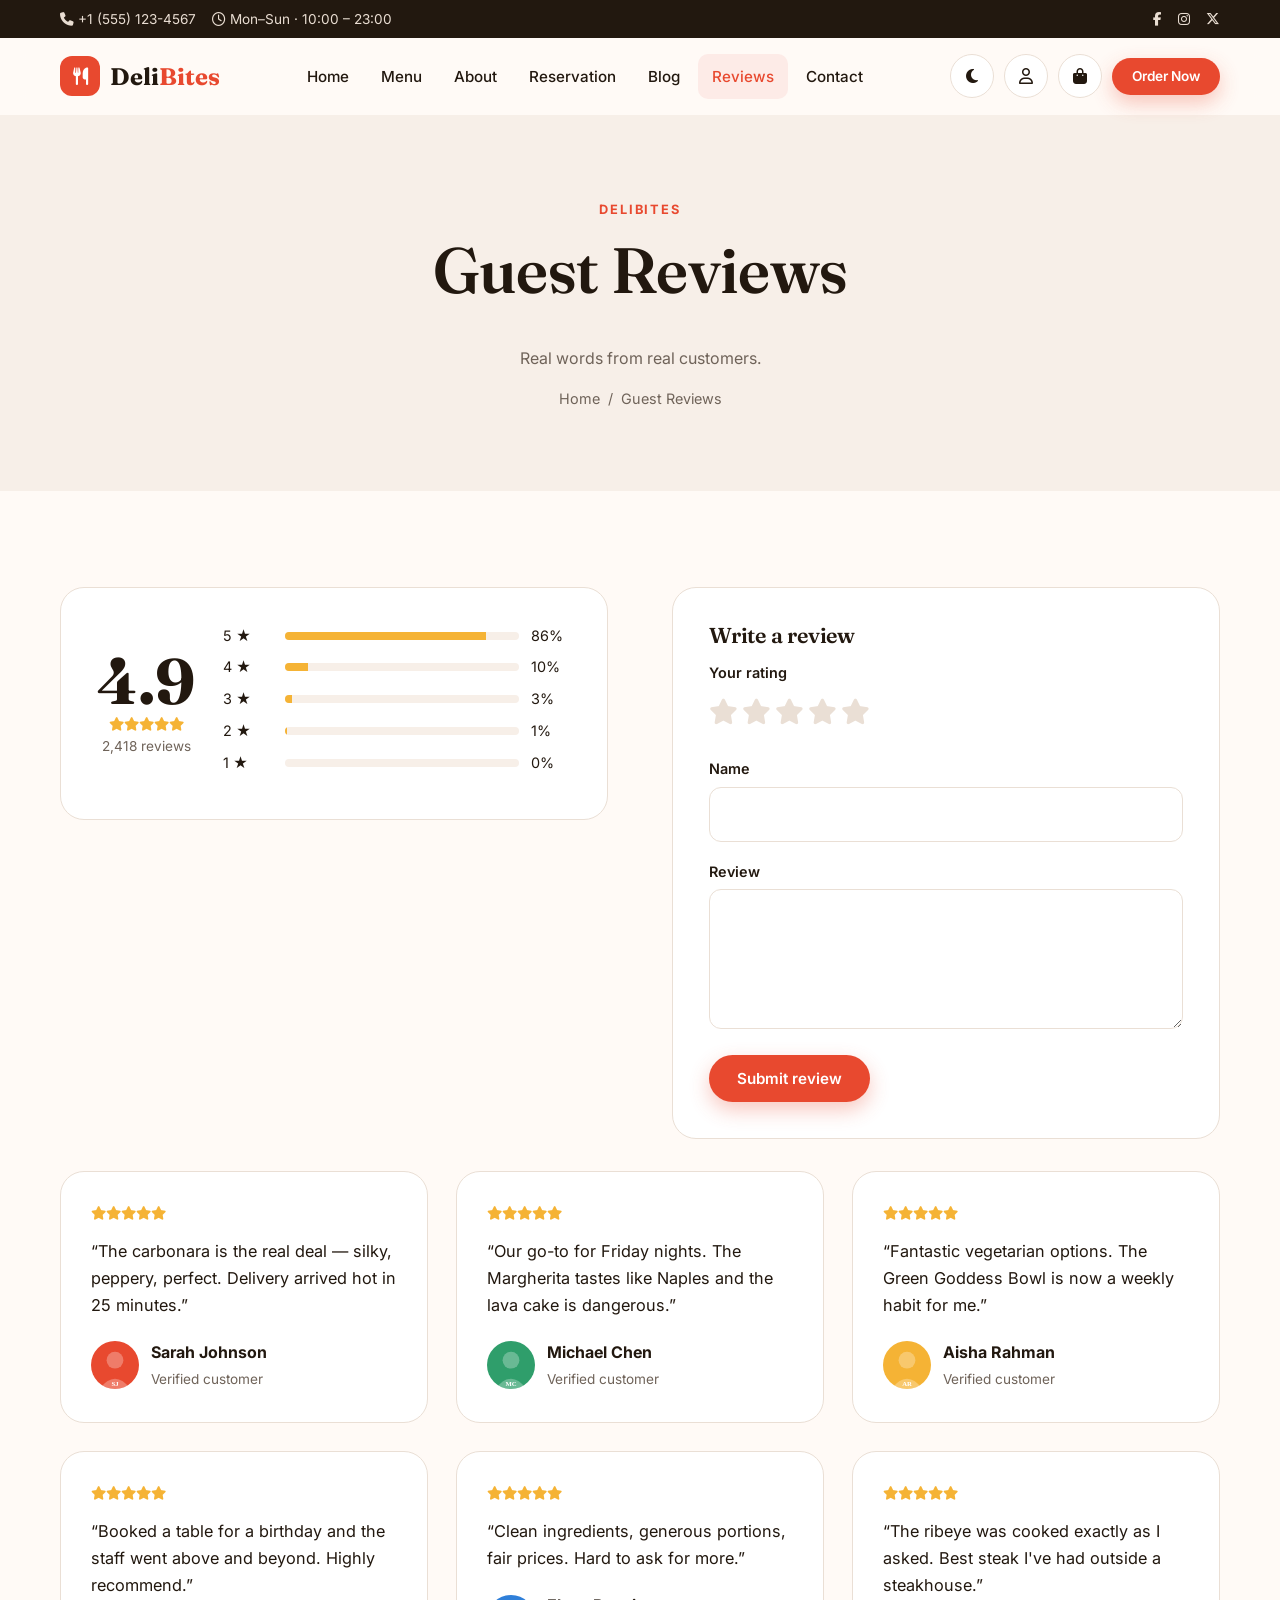
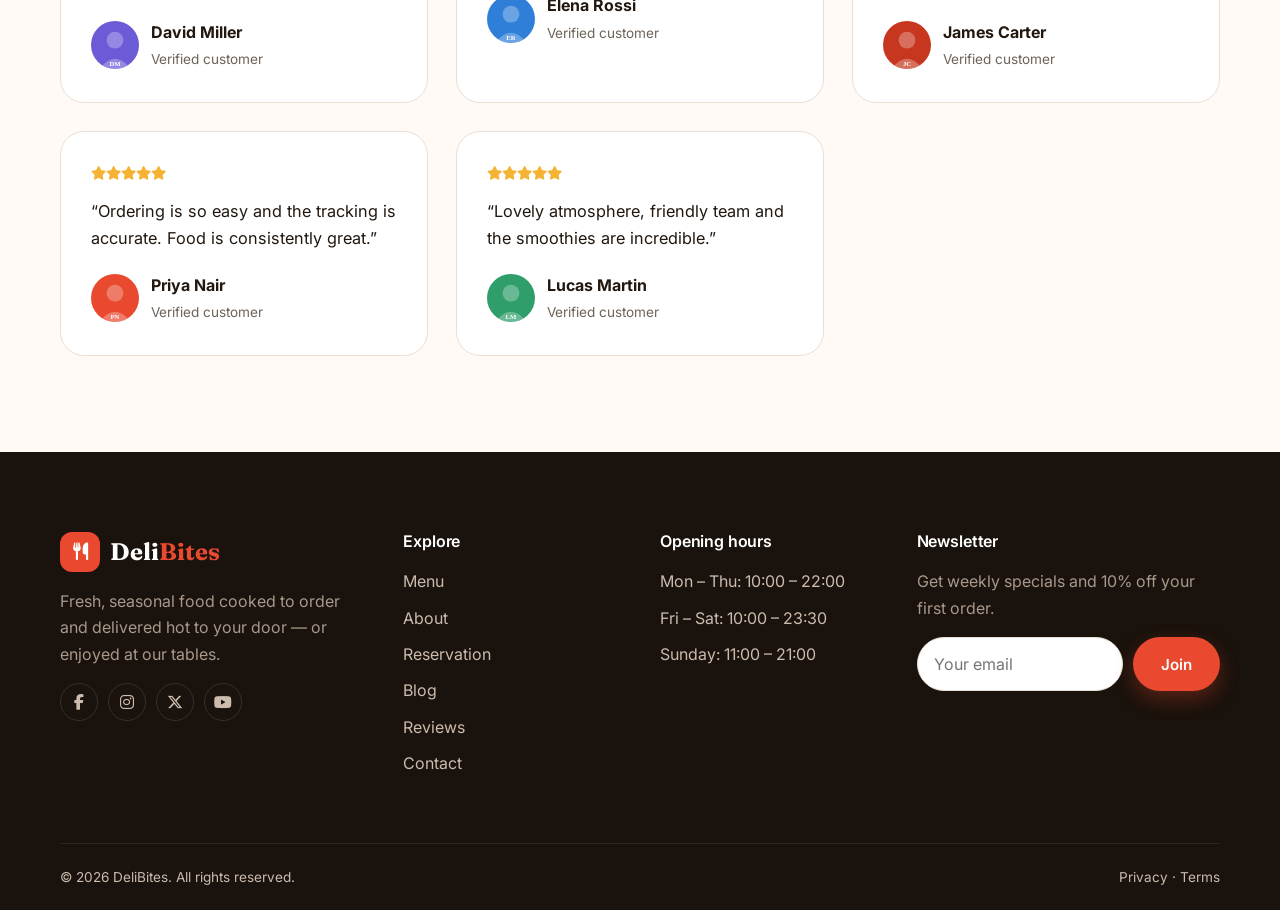
<file: reviews.html>
<!DOCTYPE html>
<html lang="en" dir="ltr">
<head>
  <meta charset="UTF-8">
  <meta name="viewport" content="width=device-width, initial-scale=1.0">
  <title>Reviews – DeliBites Restaurant</title>
  <meta name="description" content="What our guests say about DeliBites.">
  <meta property="og:title" content="Reviews – DeliBites Restaurant">
  <meta property="og:description" content="What our guests say about DeliBites.">
  <meta property="og:type" content="website">
  <meta name="theme-color" content="#e8492f">
  <link rel="icon" type="image/svg+xml" href="assets/img/favicon.svg">
  <link rel="preconnect" href="https://fonts.googleapis.com">
  <link rel="preconnect" href="https://fonts.gstatic.com" crossorigin>
  <link href="https://fonts.googleapis.com/css2?family=Fraunces:ital,wght@0,600;0,700;1,600&family=Inter:wght@400;500;600;700&display=swap" rel="stylesheet">
  <link rel="stylesheet" href="https://cdnjs.cloudflare.com/ajax/libs/font-awesome/6.5.2/css/all.min.css">
  <link rel="stylesheet" href="assets/css/style.css">
</head>
<body>
  <a class="skip-link" href="#main">Skip to content</a>
  <div class="topbar">
    <div class="container">
      <div class="flex"><span><i class="fa-solid fa-phone"></i> +1 (555) 123-4567</span><span class="hide-sm"><i class="fa-regular fa-clock"></i> Mon–Sun · 10:00 – 23:00</span></div>
      <div class="flex"><a href="#" aria-label="Facebook"><i class="fa-brands fa-facebook-f"></i></a><a href="#" aria-label="Instagram"><i class="fa-brands fa-instagram"></i></a><a href="#" aria-label="X"><i class="fa-brands fa-x-twitter"></i></a></div>
    </div>
  </div>
  <header class="header">
    <div class="container">
      <a href="index.html" class="logo" aria-label="DeliBites home"><span class="logo-mark"><i class="fa-solid fa-utensils"></i></span><span>Deli<b>Bites</b></span></a>
      <nav class="nav" aria-label="Main"><a href="index.html">Home</a><a href="menu.html">Menu</a><a href="about.html">About</a><a href="reservation.html">Reservation</a><a href="blog.html">Blog</a><a href="reviews.html">Reviews</a><a href="contact.html">Contact</a></nav>
      <div class="header-actions">
        <button class="icon-btn" data-theme-toggle aria-label="Toggle dark mode"><i class="fa-solid fa-moon"></i></button>
        <a href="login.html" class="icon-btn account-link" aria-label="Account"><i class="fa-regular fa-user"></i></a>
        <a href="cart.html" class="icon-btn" aria-label="Cart"><i class="fa-solid fa-bag-shopping"></i><span class="cart-count">0</span></a>
        <a href="menu.html" class="btn btn-primary btn-sm">Order Now</a>
        <button class="icon-btn menu-toggle" aria-label="Open menu" aria-expanded="false"><i class="fa-solid fa-bars"></i></button>
      </div>
    </div>
  </header>
  <main id="main">

    <section class="page-hero">
      <div class="container">
        <span class="eyebrow">DeliBites</span>
        <h1>Guest Reviews</h1>
        <p>Real words from real customers.</p>
        <nav class="breadcrumb" aria-label="Breadcrumb"><a href="index.html">Home</a><span>/</span><span>Guest Reviews</span></nav>
      </div>
    </section>
    <section class="section">
      <div class="container split" style="align-items:start">
        <div class="card" style="padding:36px">
          <div class="flex" style="gap:28px;align-items:center">
            <div class="center"><div style="font-family:var(--font-display);font-size:4rem;line-height:1;font-weight:700">4.9</div><div class="rating"><i class="fa-solid fa-star"></i><i class="fa-solid fa-star"></i><i class="fa-solid fa-star"></i><i class="fa-solid fa-star"></i><i class="fa-solid fa-star"></i></div><p class="mb-0" style="font-size:.85rem">2,418 reviews</p></div>
            <ul class="rating-bars" style="flex:1"><li><span>5 ★</span><div class="bar"><span style="width:86%"></span></div><span>86%</span></li><li><span>4 ★</span><div class="bar"><span style="width:10%"></span></div><span>10%</span></li><li><span>3 ★</span><div class="bar"><span style="width:3%"></span></div><span>3%</span></li><li><span>2 ★</span><div class="bar"><span style="width:1%"></span></div><span>1%</span></li><li><span>1 ★</span><div class="bar"><span style="width:0%"></span></div><span>0%</span></li></ul>
          </div>
        </div>
        <div class="card" style="padding:36px">
          <h3>Write a review</h3>
          <form data-validate data-success="Thanks for your review!">
            <div class="form-group"><label>Your rating</label><div class="star-input"><input type="radio" name="stars" id="s5" value="5"><label for="s5" aria-label="5 stars"><i class="fa-solid fa-star"></i></label><input type="radio" name="stars" id="s4" value="4"><label for="s4" aria-label="4 stars"><i class="fa-solid fa-star"></i></label><input type="radio" name="stars" id="s3" value="3"><label for="s3" aria-label="3 stars"><i class="fa-solid fa-star"></i></label><input type="radio" name="stars" id="s2" value="2"><label for="s2" aria-label="2 stars"><i class="fa-solid fa-star"></i></label><input type="radio" name="stars" id="s1" value="1"><label for="s1" aria-label="1 stars"><i class="fa-solid fa-star"></i></label></div></div>
            <div class="form-group"><label for="rv-name">Name</label><input id="rv-name" class="input" required></div>
            <div class="form-group"><label for="rv-msg">Review</label><textarea id="rv-msg" class="textarea" required></textarea></div>
            <button class="btn btn-primary" type="submit">Submit review</button>
          </form>
        </div>
      </div>
      <div class="container mt-4"><div class="grid grid-3" style="margin-top:32px">
        <article class="review-card reveal">
          <div class="rating"><i class="fa-solid fa-star"></i><i class="fa-solid fa-star"></i><i class="fa-solid fa-star"></i><i class="fa-solid fa-star"></i><i class="fa-solid fa-star"></i></div>
          <blockquote>“The carbonara is the real deal — silky, peppery, perfect. Delivery arrived hot in 25 minutes.”</blockquote>
          <div class="author"><img class="avatar" src="assets/img/person-sarah-johnson.svg" alt="Sarah Johnson" width="48" height="48"><div><strong>Sarah Johnson</strong><span>Verified customer</span></div></div>
        </article>
        <article class="review-card reveal">
          <div class="rating"><i class="fa-solid fa-star"></i><i class="fa-solid fa-star"></i><i class="fa-solid fa-star"></i><i class="fa-solid fa-star"></i><i class="fa-solid fa-star"></i></div>
          <blockquote>“Our go-to for Friday nights. The Margherita tastes like Naples and the lava cake is dangerous.”</blockquote>
          <div class="author"><img class="avatar" src="assets/img/person-michael-chen.svg" alt="Michael Chen" width="48" height="48"><div><strong>Michael Chen</strong><span>Verified customer</span></div></div>
        </article>
        <article class="review-card reveal">
          <div class="rating"><i class="fa-solid fa-star"></i><i class="fa-solid fa-star"></i><i class="fa-solid fa-star"></i><i class="fa-solid fa-star"></i><i class="fa-solid fa-star"></i></div>
          <blockquote>“Fantastic vegetarian options. The Green Goddess Bowl is now a weekly habit for me.”</blockquote>
          <div class="author"><img class="avatar" src="assets/img/person-aisha-rahman.svg" alt="Aisha Rahman" width="48" height="48"><div><strong>Aisha Rahman</strong><span>Verified customer</span></div></div>
        </article>
        <article class="review-card reveal">
          <div class="rating"><i class="fa-solid fa-star"></i><i class="fa-solid fa-star"></i><i class="fa-solid fa-star"></i><i class="fa-solid fa-star"></i><i class="fa-solid fa-star"></i></div>
          <blockquote>“Booked a table for a birthday and the staff went above and beyond. Highly recommend.”</blockquote>
          <div class="author"><img class="avatar" src="assets/img/person-david-miller.svg" alt="David Miller" width="48" height="48"><div><strong>David Miller</strong><span>Verified customer</span></div></div>
        </article>
        <article class="review-card reveal">
          <div class="rating"><i class="fa-solid fa-star"></i><i class="fa-solid fa-star"></i><i class="fa-solid fa-star"></i><i class="fa-solid fa-star"></i><i class="fa-solid fa-star"></i></div>
          <blockquote>“Clean ingredients, generous portions, fair prices. Hard to ask for more.”</blockquote>
          <div class="author"><img class="avatar" src="assets/img/person-elena-rossi.svg" alt="Elena Rossi" width="48" height="48"><div><strong>Elena Rossi</strong><span>Verified customer</span></div></div>
        </article>
        <article class="review-card reveal">
          <div class="rating"><i class="fa-solid fa-star"></i><i class="fa-solid fa-star"></i><i class="fa-solid fa-star"></i><i class="fa-solid fa-star"></i><i class="fa-solid fa-star"></i></div>
          <blockquote>“The ribeye was cooked exactly as I asked. Best steak I've had outside a steakhouse.”</blockquote>
          <div class="author"><img class="avatar" src="assets/img/person-james-carter.svg" alt="James Carter" width="48" height="48"><div><strong>James Carter</strong><span>Verified customer</span></div></div>
        </article>
        <article class="review-card reveal">
          <div class="rating"><i class="fa-solid fa-star"></i><i class="fa-solid fa-star"></i><i class="fa-solid fa-star"></i><i class="fa-solid fa-star"></i><i class="fa-solid fa-star"></i></div>
          <blockquote>“Ordering is so easy and the tracking is accurate. Food is consistently great.”</blockquote>
          <div class="author"><img class="avatar" src="assets/img/person-priya-nair.svg" alt="Priya Nair" width="48" height="48"><div><strong>Priya Nair</strong><span>Verified customer</span></div></div>
        </article>
        <article class="review-card reveal">
          <div class="rating"><i class="fa-solid fa-star"></i><i class="fa-solid fa-star"></i><i class="fa-solid fa-star"></i><i class="fa-solid fa-star"></i><i class="fa-solid fa-star"></i></div>
          <blockquote>“Lovely atmosphere, friendly team and the smoothies are incredible.”</blockquote>
          <div class="author"><img class="avatar" src="assets/img/person-lucas-martin.svg" alt="Lucas Martin" width="48" height="48"><div><strong>Lucas Martin</strong><span>Verified customer</span></div></div>
        </article></div></div>
    </section>
  </main>
  <footer class="footer">
    <div class="container">
      <div class="footer-grid">
        <div>
          <a href="index.html" class="logo"><span class="logo-mark"><i class="fa-solid fa-utensils"></i></span><span>Deli<b>Bites</b></span></a>
          <p>Fresh, seasonal food cooked to order and delivered hot to your door — or enjoyed at our tables.</p>
          <div class="socials"><a href="#" aria-label="Facebook"><i class="fa-brands fa-facebook-f"></i></a><a href="#" aria-label="Instagram"><i class="fa-brands fa-instagram"></i></a><a href="#" aria-label="X"><i class="fa-brands fa-x-twitter"></i></a><a href="#" aria-label="YouTube"><i class="fa-brands fa-youtube"></i></a></div>
        </div>
        <div><h4>Explore</h4><ul><li><a href="menu.html">Menu</a></li><li><a href="about.html">About</a></li><li><a href="reservation.html">Reservation</a></li><li><a href="blog.html">Blog</a></li><li><a href="reviews.html">Reviews</a></li><li><a href="contact.html">Contact</a></li></ul></div>
        <div><h4>Opening hours</h4><ul><li>Mon – Thu: 10:00 – 22:00</li><li>Fri – Sat: 10:00 – 23:30</li><li>Sunday: 11:00 – 21:00</li></ul></div>
        <div><h4>Newsletter</h4><p>Get weekly specials and 10% off your first order.</p>
          <form class="newsletter" data-validate data-success="You're subscribed!"><label class="sr-only" for="nl-email" hidden>Email</label><input id="nl-email" class="input" type="email" placeholder="Your email" required><button class="btn btn-primary" type="submit">Join</button></form>
        </div>
      </div>
      <div class="footer-bottom"><span>© <span data-year>2026</span> DeliBites. All rights reserved.</span><span><a href="#">Privacy</a> · <a href="#">Terms</a></span></div>
    </div>
  </footer>
  <button class="back-top" aria-label="Back to top"><i class="fa-solid fa-arrow-up"></i></button>
  <script src="assets/js/data.js"></script>
  <script src="assets/js/main.js"></script>
</body>
</html>
</file>
<file: assets/css/style.css>
/*!
 * DeliBites – Restaurant & Food Delivery HTML Template
 * Version: 1.0.0
 * ------------------------------------------------------------
 * TABLE OF CONTENTS
 *  01. Design tokens (colors, type, spacing)
 *  02. Dark mode tokens
 *  03. Base & typography
 *  04. Layout helpers
 *  05. Buttons, badges, forms
 *  06. Header & navigation
 *  07. Hero
 *  08. Cards (dish, category, post, review, team)
 *  09. Sections (features, stats, offer, CTA, gallery)
 *  10. Menu filter & search
 *  11. Dish details
 *  12. Cart & checkout
 *  13. Auth pages
 *  14. Footer
 *  15. Utilities, toast, back-to-top, animations
 *  16. RTL support
 *  17. Responsive
 * ------------------------------------------------------------ */

/* 01. Design tokens --------------------------------------- */
:root {
  --primary: #e8492f;
  --primary-dark: #c7371f;
  --primary-soft: #fdebe7;
  --accent: #f5b335;
  --green: #2f9e6b;

  --bg: #fffaf6;
  --surface: #ffffff;
  --surface-2: #f7efe8;
  --text: #22180f;
  --muted: #6f6359;
  --border: #eadfd5;
  --shadow: 0 10px 30px rgba(60, 30, 10, .08);
  --shadow-lg: 0 20px 50px rgba(60, 30, 10, .14);

  --font-display: "Fraunces", Georgia, serif;
  --font-body: "Inter", system-ui, -apple-system, "Segoe UI", sans-serif;

  --radius: 14px;
  --radius-lg: 24px;
  --container: 1200px;
  --header-h: 76px;
  --ease: cubic-bezier(.2, .8, .2, 1);
}

/* 02. Dark mode ------------------------------------------- */
[data-theme="dark"] {
  --bg: #15100c;
  --surface: #1f1813;
  --surface-2: #2a211a;
  --text: #f6ede5;
  --muted: #b5a698;
  --border: #3a2e25;
  --primary-soft: #3a1d16;
  --shadow: 0 10px 30px rgba(0, 0, 0, .35);
  --shadow-lg: 0 20px 50px rgba(0, 0, 0, .5);
}

/* 03. Base ------------------------------------------------ */
*, *::before, *::after { box-sizing: border-box; }
html { scroll-behavior: smooth; }
body {
  margin: 0;
  font-family: var(--font-body);
  font-size: 16px;
  line-height: 1.65;
  color: var(--text);
  background: var(--bg);
  -webkit-font-smoothing: antialiased;
  transition: background .3s, color .3s;
}
img { max-width: 100%; display: block; height: auto; }
a { color: inherit; text-decoration: none; }
h1, h2, h3, h4, h5 { font-family: var(--font-display); line-height: 1.15; margin: 0 0 .6em; font-weight: 600; letter-spacing: -.01em; }
h1 { font-size: clamp(2.4rem, 5vw, 4rem); }
h2 { font-size: clamp(1.9rem, 3.4vw, 2.75rem); }
h3 { font-size: 1.35rem; }
h4 { font-size: 1.1rem; }
p { margin: 0 0 1em; color: var(--muted); }
ul { padding: 0; margin: 0; list-style: none; }
:focus-visible { outline: 3px solid var(--accent); outline-offset: 2px; }
.skip-link { position: absolute; left: -999px; top: 8px; background: var(--primary); color: #fff; padding: 8px 14px; border-radius: 8px; z-index: 2000; }
.skip-link:focus { left: 8px; }

/* 04. Layout ---------------------------------------------- */
.container { width: 100%; max-width: var(--container); margin: 0 auto; padding: 0 20px; }
.section { padding: 96px 0; }
.section-sm { padding: 64px 0; }
.section-alt { background: var(--surface-2); }
.section-head { text-align: center; max-width: 640px; margin: 0 auto 56px; }
.eyebrow { display: inline-block; font-size: .8rem; font-weight: 700; letter-spacing: .14em; text-transform: uppercase; color: var(--primary); margin-bottom: 12px; }
.grid { display: grid; gap: 28px; }
.grid-2 { grid-template-columns: repeat(2, 1fr); }
.grid-3 { grid-template-columns: repeat(3, 1fr); }
.grid-4 { grid-template-columns: repeat(4, 1fr); }
.split { display: grid; grid-template-columns: 1fr 1fr; gap: 64px; align-items: center; }
.flex { display: flex; gap: 16px; align-items: center; }
.between { justify-content: space-between; }
.wrap { flex-wrap: wrap; }
.center { text-align: center; }
.mt-0 { margin-top: 0; } .mt-2 { margin-top: 16px; } .mt-4 { margin-top: 32px; } .mb-0 { margin-bottom: 0; }

/* 05. Buttons, badges, forms ------------------------------ */
.btn { display: inline-flex; align-items: center; justify-content: center; gap: 8px; padding: 14px 26px; border-radius: 999px; border: 2px solid transparent; font-weight: 600; font-size: .95rem; cursor: pointer; transition: transform .2s var(--ease), background .2s, color .2s, border-color .2s, box-shadow .2s; font-family: inherit; line-height: 1; }
.btn:active { transform: scale(.97); }
.btn-primary { background: var(--primary); color: #fff; box-shadow: 0 8px 20px rgba(232, 73, 47, .3); }
.btn-primary:hover { background: var(--primary-dark); }
.btn-outline { border-color: var(--border); color: var(--text); background: transparent; }
.btn-outline:hover { border-color: var(--primary); color: var(--primary); }
.btn-light { background: #fff; color: #22180f; }
.btn-sm { padding: 10px 18px; font-size: .85rem; }
.btn-block { width: 100%; }
.badge { display: inline-flex; align-items: center; gap: 6px; padding: 4px 12px; border-radius: 999px; font-size: .75rem; font-weight: 700; background: var(--primary-soft); color: var(--primary); }
.badge-green { background: rgba(47, 158, 107, .14); color: var(--green); }
.badge-gold { background: rgba(245, 179, 53, .2); color: #a8740a; }

.form-group { margin-bottom: 18px; }
.form-group label { display: block; font-weight: 600; font-size: .9rem; margin-bottom: 6px; }
.input, .select, .textarea { width: 100%; padding: 13px 16px; border-radius: 12px; border: 1.5px solid var(--border); background: var(--surface); color: var(--text); font: inherit; transition: border-color .2s, box-shadow .2s; }
.input:focus, .select:focus, .textarea:focus { outline: none; border-color: var(--primary); box-shadow: 0 0 0 4px var(--primary-soft); }
.textarea { min-height: 140px; resize: vertical; }
.form-row { display: grid; grid-template-columns: 1fr 1fr; gap: 16px; }
.form-msg { display: none; padding: 12px 16px; border-radius: 12px; background: rgba(47, 158, 107, .14); color: var(--green); font-weight: 600; margin-top: 12px; }
.form-msg.show { display: block; }
.is-invalid { border-color: #d93025 !important; }

/* 06. Header ---------------------------------------------- */
.topbar { background: #22180f; color: #e9ddd2; font-size: .85rem; padding: 8px 0; }
.topbar .container { display: flex; justify-content: space-between; gap: 16px; }
.topbar a:hover { color: var(--accent); }
.header { position: sticky; top: 0; z-index: 1000; background: color-mix(in srgb, var(--bg) 88%, transparent); backdrop-filter: blur(12px); border-bottom: 1px solid transparent; transition: border-color .3s, box-shadow .3s; }
.header.scrolled { border-color: var(--border); box-shadow: var(--shadow); }
.header .container { height: var(--header-h); display: flex; align-items: center; justify-content: space-between; gap: 20px; }
.logo { display: flex; align-items: center; gap: 10px; font-family: var(--font-display); font-weight: 700; font-size: 1.5rem; }
.logo-mark { width: 40px; height: 40px; border-radius: 12px; background: var(--primary); color: #fff; display: grid; place-items: center; font-size: 1.1rem; }
.logo b { color: var(--primary); font-weight: 700; }
.nav { display: flex; gap: 4px; }
.nav a { padding: 10px 14px; border-radius: 10px; font-weight: 500; font-size: .95rem; transition: color .2s, background .2s; }
.nav a:hover, .nav a.active { color: var(--primary); background: var(--primary-soft); }
.header-actions { display: flex; align-items: center; gap: 10px; }
.icon-btn { position: relative; width: 44px; height: 44px; border-radius: 50%; display: grid; place-items: center; border: 1.5px solid var(--border); background: var(--surface); color: var(--text); cursor: pointer; transition: border-color .2s, color .2s; font-size: 1rem; }
.icon-btn:hover { border-color: var(--primary); color: var(--primary); }
.cart-count { position: absolute; top: -4px; right: -4px; min-width: 20px; height: 20px; padding: 0 5px; border-radius: 999px; background: var(--primary); color: #fff; font-size: .7rem; font-weight: 700; display: grid; place-items: center; }
.menu-toggle { display: none; }

/* 07. Hero ------------------------------------------------ */
.hero { position: relative; padding: 80px 0 100px; overflow: hidden; }
.hero::before { content: ""; position: absolute; width: 640px; height: 640px; right: -160px; top: -120px; background: radial-gradient(circle, var(--primary-soft), transparent 70%); z-index: -1; }
.hero h1 em { font-style: italic; color: var(--primary); }
.hero-lead { font-size: 1.15rem; max-width: 520px; }
.hero-visual { position: relative; }
.hero-visual .plate { border-radius: 50%; box-shadow: var(--shadow-lg); animation: float 6s ease-in-out infinite; }
.hero-chip { position: absolute; background: var(--surface); border-radius: 16px; padding: 12px 16px; box-shadow: var(--shadow-lg); display: flex; align-items: center; gap: 10px; font-weight: 600; font-size: .9rem; }
.hero-chip i { width: 36px; height: 36px; border-radius: 10px; background: var(--primary-soft); color: var(--primary); display: grid; place-items: center; }
.hero-chip.c1 { top: 10%; left: -4%; }
.hero-chip.c2 { bottom: 12%; right: -2%; }
.hero-stats { display: flex; gap: 36px; margin-top: 40px; }
.hero-stats strong { display: block; font-family: var(--font-display); font-size: 1.9rem; color: var(--text); }
.hero-stats span { font-size: .85rem; color: var(--muted); }
.page-hero { padding: 80px 0; text-align: center; background: var(--surface-2); position: relative; overflow: hidden; }
.breadcrumb { display: flex; justify-content: center; gap: 8px; font-size: .9rem; color: var(--muted); }
.breadcrumb a:hover { color: var(--primary); }

/* 08. Cards ----------------------------------------------- */
.card { background: var(--surface); border-radius: var(--radius-lg); border: 1px solid var(--border); overflow: hidden; transition: transform .3s var(--ease), box-shadow .3s; }
.card:hover { transform: translateY(-6px); box-shadow: var(--shadow-lg); }
.card-media { position: relative; aspect-ratio: 4/3; overflow: hidden; background: var(--surface-2); }
.card-media img { width: 100%; height: 100%; object-fit: cover; transition: transform .6s var(--ease); }
.card:hover .card-media img { transform: scale(1.06); }
.card-media .badge { position: absolute; top: 14px; left: 14px; }
.card-body { padding: 22px; }
.card-body h3 { font-size: 1.2rem; margin-bottom: 6px; }
.card-body p { font-size: .92rem; }
.price { font-family: var(--font-display); font-weight: 700; font-size: 1.35rem; color: var(--primary); }
.price del { font-size: .9rem; color: var(--muted); margin-left: 6px; font-weight: 400; }
.rating { color: var(--accent); font-size: .85rem; }
.rating span { color: var(--muted); margin-left: 4px; }
.fav-btn { position: absolute; top: 12px; right: 12px; width: 38px; height: 38px; border-radius: 50%; border: none; background: var(--surface); color: var(--muted); cursor: pointer; display: grid; place-items: center; transition: color .2s, transform .2s; }
.fav-btn.active, .fav-btn:hover { color: var(--primary); }
.fav-btn:active { transform: scale(.9); }

.cat-card { text-align: center; padding: 28px 16px; border-radius: var(--radius-lg); background: var(--surface); border: 1px solid var(--border); transition: transform .3s var(--ease), border-color .3s; }
.cat-card:hover { transform: translateY(-6px); border-color: var(--primary); }
.cat-card img { width: 96px; height: 96px; border-radius: 50%; margin: 0 auto 14px; object-fit: cover; }
.cat-card h4 { margin-bottom: 2px; }
.cat-card span { font-size: .85rem; color: var(--muted); }

.post-meta { display: flex; gap: 14px; font-size: .82rem; color: var(--muted); margin-bottom: 10px; flex-wrap: wrap; }
.post-meta i { color: var(--primary); margin-right: 4px; }
.read-more { font-weight: 600; color: var(--primary); display: inline-flex; gap: 6px; align-items: center; }

.review-card { padding: 30px; background: var(--surface); border-radius: var(--radius-lg); border: 1px solid var(--border); }
.review-card blockquote { margin: 14px 0 20px; font-size: 1.02rem; color: var(--text); }
.author { display: flex; align-items: center; gap: 12px; }
.avatar { width: 48px; height: 48px; border-radius: 50%; object-fit: cover; }
.author strong { display: block; }
.author span { font-size: .85rem; color: var(--muted); }

.team-card { text-align: center; }
.team-card .card-media { aspect-ratio: 1; }
.socials { display: flex; gap: 10px; }
.socials a { width: 38px; height: 38px; border-radius: 50%; display: grid; place-items: center; border: 1px solid var(--border); transition: background .2s, color .2s, border-color .2s; }
.socials a:hover { background: var(--primary); color: #fff; border-color: var(--primary); }
.team-card .socials { justify-content: center; }

/* 09. Sections -------------------------------------------- */
.feature { display: flex; gap: 18px; align-items: flex-start; }
.feature-icon { flex: none; width: 58px; height: 58px; border-radius: 16px; background: var(--primary-soft); color: var(--primary); display: grid; place-items: center; font-size: 1.35rem; }
.feature-box { padding: 32px; border-radius: var(--radius-lg); background: var(--surface); border: 1px solid var(--border); text-align: center; }
.feature-box .feature-icon { margin: 0 auto 18px; }
.stats { background: #22180f; color: #fff; border-radius: var(--radius-lg); padding: 48px; display: grid; grid-template-columns: repeat(4, 1fr); gap: 24px; text-align: center; }
.stats strong { display: block; font-family: var(--font-display); font-size: 2.6rem; color: var(--accent); }
.stats span { color: #d9cbbf; }
.offer { border-radius: var(--radius-lg); padding: 56px; background: linear-gradient(120deg, var(--primary), #f07a3c); color: #fff; display: grid; grid-template-columns: 1.2fr 1fr; gap: 40px; align-items: center; overflow: hidden; }
.offer p { color: rgba(255, 255, 255, .88); }
.offer h2 { color: #fff; }
.countdown { display: flex; gap: 12px; margin: 22px 0 28px; }
.countdown div { background: rgba(255, 255, 255, .16); border-radius: 14px; padding: 12px 16px; text-align: center; min-width: 74px; }
.countdown strong { display: block; font-size: 1.7rem; font-family: var(--font-display); }
.countdown span { font-size: .75rem; text-transform: uppercase; letter-spacing: .1em; }
.offer img { border-radius: 50%; }
.cta { text-align: center; padding: 72px 32px; border-radius: var(--radius-lg); background: var(--surface-2); }
.gallery { display: grid; grid-template-columns: repeat(4, 1fr); gap: 14px; }
.gallery a { border-radius: var(--radius); overflow: hidden; aspect-ratio: 1; }
.gallery img { width: 100%; height: 100%; object-fit: cover; transition: transform .5s var(--ease); }
.gallery a:hover img { transform: scale(1.08); }
.steps { counter-reset: step; }
.step { text-align: center; padding: 20px; }
.step::before { counter-increment: step; content: "0" counter(step); display: block; font-family: var(--font-display); font-size: 2.8rem; color: var(--primary); font-weight: 700; margin-bottom: 8px; }
.hours li { display: flex; justify-content: space-between; padding: 12px 0; border-bottom: 1px dashed var(--border); }
.newsletter { display: flex; gap: 10px; max-width: 460px; }
.newsletter .input { border-radius: 999px; }
.map-frame { width: 100%; aspect-ratio: 16/9; border: 0; border-radius: var(--radius-lg); background: var(--surface-2); }

/* 10. Menu filter ----------------------------------------- */
.menu-toolbar { display: flex; justify-content: space-between; gap: 20px; flex-wrap: wrap; margin-bottom: 40px; }
.filters { display: flex; gap: 8px; flex-wrap: wrap; }
.filter-btn { padding: 10px 20px; border-radius: 999px; border: 1.5px solid var(--border); background: var(--surface); color: var(--text); cursor: pointer; font: inherit; font-weight: 600; font-size: .9rem; transition: all .2s; }
.filter-btn:hover { border-color: var(--primary); }
.filter-btn.active { background: var(--primary); color: #fff; border-color: var(--primary); }
.search-box { position: relative; min-width: 260px; }
.search-box i { position: absolute; left: 16px; top: 50%; transform: translateY(-50%); color: var(--muted); }
.search-box .input { padding-left: 44px; border-radius: 999px; }
.menu-item.hide { display: none; }
.empty-state { text-align: center; padding: 48px; color: var(--muted); display: none; }
.empty-state.show { display: block; }
.menu-list-item { display: flex; gap: 18px; align-items: center; padding: 18px 0; border-bottom: 1px dashed var(--border); }
.menu-list-item img { width: 76px; height: 76px; border-radius: 50%; object-fit: cover; }
.menu-list-item h4 { margin: 0; display: flex; justify-content: space-between; gap: 12px; }
.menu-list-item p { margin: 0; font-size: .9rem; }

/* 11. Dish details ---------------------------------------- */
.dish-gallery .main { border-radius: var(--radius-lg); overflow: hidden; aspect-ratio: 1; background: var(--surface-2); }
.dish-gallery .main img { width: 100%; height: 100%; object-fit: cover; }
.thumbs { display: grid; grid-template-columns: repeat(4, 1fr); gap: 12px; margin-top: 12px; }
.thumbs button { padding: 0; border: 2px solid transparent; border-radius: 12px; overflow: hidden; cursor: pointer; background: none; aspect-ratio: 1; }
.thumbs button.active { border-color: var(--primary); }
.thumbs img { width: 100%; height: 100%; object-fit: cover; }
.qty { display: inline-flex; align-items: center; border: 1.5px solid var(--border); border-radius: 999px; overflow: hidden; }
.qty button { width: 42px; height: 46px; border: none; background: transparent; color: var(--text); cursor: pointer; font-size: 1.1rem; }
.qty input { width: 44px; text-align: center; border: none; background: transparent; color: var(--text); font: inherit; font-weight: 700; }
.option-group { display: flex; gap: 10px; flex-wrap: wrap; }
.option-group label { cursor: pointer; }
.option-group input { position: absolute; opacity: 0; }
.option-group span { display: inline-block; padding: 9px 18px; border-radius: 999px; border: 1.5px solid var(--border); font-weight: 600; font-size: .9rem; transition: all .2s; }
.option-group input:checked + span { border-color: var(--primary); background: var(--primary-soft); color: var(--primary); }
.option-group input:focus-visible + span { outline: 3px solid var(--accent); }
.tabs { display: flex; gap: 6px; border-bottom: 1px solid var(--border); margin-bottom: 24px; }
.tab-btn { padding: 12px 20px; border: none; background: none; font: inherit; font-weight: 600; color: var(--muted); cursor: pointer; border-bottom: 2px solid transparent; margin-bottom: -1px; }
.tab-btn.active { color: var(--primary); border-color: var(--primary); }
.tab-panel { display: none; }
.tab-panel.active { display: block; }
.nutrition { display: grid; grid-template-columns: repeat(4, 1fr); gap: 12px; }
.nutrition div { background: var(--surface-2); border-radius: 12px; padding: 14px; text-align: center; }
.nutrition strong { display: block; font-size: 1.2rem; }

/* 12. Cart ------------------------------------------------ */
.cart-layout { display: grid; grid-template-columns: 1fr 380px; gap: 32px; align-items: start; }
.cart-item { display: grid; grid-template-columns: 88px 1fr auto auto; gap: 18px; align-items: center; padding: 18px; background: var(--surface); border: 1px solid var(--border); border-radius: var(--radius); margin-bottom: 14px; }
.cart-item img { width: 88px; height: 88px; border-radius: 12px; object-fit: cover; }
.cart-item h4 { margin: 0 0 4px; }
.remove-btn { border: none; background: none; color: var(--muted); cursor: pointer; font-size: 1rem; }
.remove-btn:hover { color: #d93025; }
.summary { position: sticky; top: calc(var(--header-h) + 20px); padding: 28px; background: var(--surface); border: 1px solid var(--border); border-radius: var(--radius-lg); }
.summary li { display: flex; justify-content: space-between; padding: 10px 0; }
.summary .total { border-top: 1px solid var(--border); margin-top: 8px; padding-top: 16px; font-weight: 700; font-size: 1.15rem; }
.coupon { display: flex; gap: 8px; margin: 16px 0; }
.cart-empty { text-align: center; padding: 60px 20px; }
.cart-empty i { font-size: 3rem; color: var(--primary); margin-bottom: 16px; }

/* 13. Auth ------------------------------------------------ */
.auth { min-height: calc(100vh - var(--header-h)); display: grid; grid-template-columns: 1fr 1fr; }
.auth-side { background: linear-gradient(160deg, rgba(34, 24, 15, .3), rgba(34, 24, 15, .85)), url("../img/hero-dish.svg") center/cover, var(--primary); color: #fff; padding: 64px; display: flex; flex-direction: column; justify-content: flex-end; }
.auth-side h2 { color: #fff; }
.auth-side p { color: rgba(255, 255, 255, .85); }
.auth-form { padding: 64px; display: flex; align-items: center; justify-content: center; }
.auth-form > div { width: 100%; max-width: 420px; }
.auth-tabs { display: grid; grid-template-columns: 1fr 1fr; background: var(--surface-2); border-radius: 999px; padding: 5px; margin-bottom: 28px; }
.auth-tabs button { border: none; background: none; padding: 11px; border-radius: 999px; font: inherit; font-weight: 600; color: var(--muted); cursor: pointer; }
.auth-tabs button.active { background: var(--surface); color: var(--text); box-shadow: var(--shadow); }
.divider { display: flex; align-items: center; gap: 12px; color: var(--muted); font-size: .85rem; margin: 22px 0; }
.divider::before, .divider::after { content: ""; flex: 1; height: 1px; background: var(--border); }
.pass-wrap { position: relative; }
.pass-toggle { position: absolute; right: 12px; top: 50%; transform: translateY(-50%); border: none; background: none; color: var(--muted); cursor: pointer; }

/* 14. Footer ---------------------------------------------- */
.footer { background: #1a120c; color: #cbbcae; padding: 80px 0 0; margin-top: 0; }
.footer h4 { color: #fff; font-family: var(--font-body); font-size: 1rem; margin-bottom: 18px; }
.footer p { color: #a8998b; }
.footer .logo { color: #fff; margin-bottom: 16px; }
.footer-grid { display: grid; grid-template-columns: 1.4fr 1fr 1fr 1.4fr; gap: 40px; }
.footer li { margin-bottom: 10px; }
.footer a:hover { color: var(--accent); }
.footer .socials a { border-color: #3a2e25; }
.footer-bottom { border-top: 1px solid #2e241c; margin-top: 56px; padding: 22px 0; font-size: .85rem; display: flex; justify-content: space-between; gap: 16px; flex-wrap: wrap; }

/* 15. Utilities ------------------------------------------- */
.toast { position: fixed; left: 50%; bottom: 28px; transform: translate(-50%, 140%); background: #22180f; color: #fff; padding: 14px 22px; border-radius: 999px; box-shadow: var(--shadow-lg); z-index: 3000; display: flex; gap: 10px; align-items: center; font-weight: 600; transition: transform .4s var(--ease); }
.toast.show { transform: translate(-50%, 0); }
.toast i { color: var(--accent); }
.back-top { position: fixed; right: 24px; bottom: 24px; width: 48px; height: 48px; border-radius: 50%; border: none; background: var(--primary); color: #fff; cursor: pointer; box-shadow: var(--shadow-lg); opacity: 0; visibility: hidden; transform: translateY(12px); transition: all .3s var(--ease); z-index: 900; }
.back-top.show { opacity: 1; visibility: visible; transform: none; }
.reveal { opacity: 0; transform: translateY(24px); transition: opacity .7s var(--ease), transform .7s var(--ease); }
.reveal.in { opacity: 1; transform: none; }
.preloader { position: fixed; inset: 0; background: var(--bg); z-index: 5000; display: grid; place-items: center; transition: opacity .4s, visibility .4s; }
.preloader.done { opacity: 0; visibility: hidden; }
.preloader span { width: 46px; height: 46px; border-radius: 50%; border: 4px solid var(--primary-soft); border-top-color: var(--primary); animation: spin 0.8s linear infinite; }
.pagination { display: flex; gap: 8px; justify-content: center; margin-top: 48px; }
.pagination a { width: 44px; height: 44px; display: grid; place-items: center; border-radius: 12px; border: 1px solid var(--border); font-weight: 600; }
.pagination a.active, .pagination a:hover { background: var(--primary); color: #fff; border-color: var(--primary); }
.sidebar-widget { padding: 26px; background: var(--surface); border: 1px solid var(--border); border-radius: var(--radius-lg); margin-bottom: 24px; }
.tag-list { display: flex; gap: 8px; flex-wrap: wrap; }
.tag-list a { padding: 6px 14px; border-radius: 999px; background: var(--surface-2); font-size: .85rem; }
.tag-list a:hover { background: var(--primary); color: #fff; }
.article p { font-size: 1.05rem; color: var(--text); opacity: .9; }
.article blockquote { margin: 28px 0; padding: 24px 28px; border-left: 4px solid var(--primary); background: var(--surface-2); border-radius: 0 var(--radius) var(--radius) 0; font-family: var(--font-display); font-size: 1.25rem; }
.faq details { border: 1px solid var(--border); border-radius: var(--radius); padding: 18px 22px; margin-bottom: 12px; background: var(--surface); }
.faq summary { font-weight: 600; cursor: pointer; list-style: none; display: flex; justify-content: space-between; }
.faq summary::after { content: "+"; color: var(--primary); font-size: 1.3rem; line-height: 1; }
.faq details[open] summary::after { content: "–"; }
.faq details p { margin: 12px 0 0; }
.rating-bars li { display: grid; grid-template-columns: 50px 1fr 40px; gap: 12px; align-items: center; margin-bottom: 8px; font-size: .9rem; }
.bar { height: 8px; border-radius: 999px; background: var(--surface-2); overflow: hidden; }
.bar span { display: block; height: 100%; background: var(--accent); }
.star-input { display: flex; flex-direction: row-reverse; justify-content: flex-end; gap: 4px; }
.star-input input { display: none; }
.star-input label { font-size: 1.6rem; color: var(--border); cursor: pointer; }
.star-input input:checked ~ label, .star-input label:hover, .star-input label:hover ~ label { color: var(--accent); }
.error-page { text-align: center; padding: 120px 0; }
.error-page .code { font-family: var(--font-display); font-size: clamp(6rem, 18vw, 11rem); line-height: 1; color: var(--primary); font-weight: 700; }

@keyframes float { 50% { transform: translateY(-14px); } }
@keyframes spin { to { transform: rotate(360deg); } }

@media (prefers-reduced-motion: reduce) {
  *, *::before, *::after { animation: none !important; transition: none !important; scroll-behavior: auto !important; }
  .reveal { opacity: 1; transform: none; }
}

/* 16. RTL ------------------------------------------------- */
[dir="rtl"] .cart-count { right: auto; left: -4px; }
[dir="rtl"] .search-box i { left: auto; right: 16px; }
[dir="rtl"] .search-box .input { padding-left: 16px; padding-right: 44px; }
[dir="rtl"] .back-top { right: auto; left: 24px; }
[dir="rtl"] .article blockquote { border-left: 0; border-right: 4px solid var(--primary); border-radius: var(--radius) 0 0 var(--radius); }
[dir="rtl"] .pass-toggle { right: auto; left: 12px; }
[dir="rtl"] .fav-btn { right: auto; left: 12px; }
[dir="rtl"] .card-media .badge { left: auto; right: 14px; }

/* 17. Responsive ------------------------------------------ */
@media (max-width: 1024px) {
  .grid-4 { grid-template-columns: repeat(2, 1fr); }
  .footer-grid { grid-template-columns: 1fr 1fr; }
  .cart-layout { grid-template-columns: 1fr; }
  .gallery { grid-template-columns: repeat(3, 1fr); }
}
@media (max-width: 900px) {
  .menu-toggle { display: grid; }
  .nav { position: fixed; top: var(--header-h); left: 0; right: 0; flex-direction: column; padding: 16px 20px 24px; background: var(--bg); border-bottom: 1px solid var(--border); box-shadow: var(--shadow-lg); transform: translateY(-120%); opacity: 0; transition: transform .35s var(--ease), opacity .35s; }
  .nav.open { transform: none; opacity: 1; }
  .header .btn-primary { display: none; }
  .split, .offer, .auth { grid-template-columns: 1fr; }
  .grid-3 { grid-template-columns: repeat(2, 1fr); }
  .stats { grid-template-columns: repeat(2, 1fr); }
  .auth-side { display: none; }
  .section { padding: 72px 0; }
  .hero-visual { max-width: 460px; margin: 0 auto; }
  .topbar .hide-sm { display: none; }
}
@media (max-width: 600px) {
  .container { padding: 0 16px; }
  .grid-2, .grid-3, .grid-4, .form-row, .footer-grid { grid-template-columns: 1fr; }
  .gallery { grid-template-columns: repeat(2, 1fr); }
  .stats { padding: 32px 20px; }
  .offer { padding: 36px 24px; }
  .hero-stats { gap: 22px; }
  .hero-chip { display: none; }
  .cart-item { grid-template-columns: 72px 1fr; }
  .cart-item img { width: 72px; height: 72px; }
  .auth-form { padding: 40px 16px; }
  .nutrition { grid-template-columns: repeat(2, 1fr); }
  .search-box { min-width: 0; width: 100%; }
  .topbar { display: none; }
  .newsletter { flex-direction: column; }
  .header-actions { gap: 6px; }
  .icon-btn { width: 40px; height: 40px; }
  .header-actions .account-link { display: none; }
  .logo { font-size: 1.3rem; }
  .logo-mark { width: 36px; height: 36px; }
}
</file>
